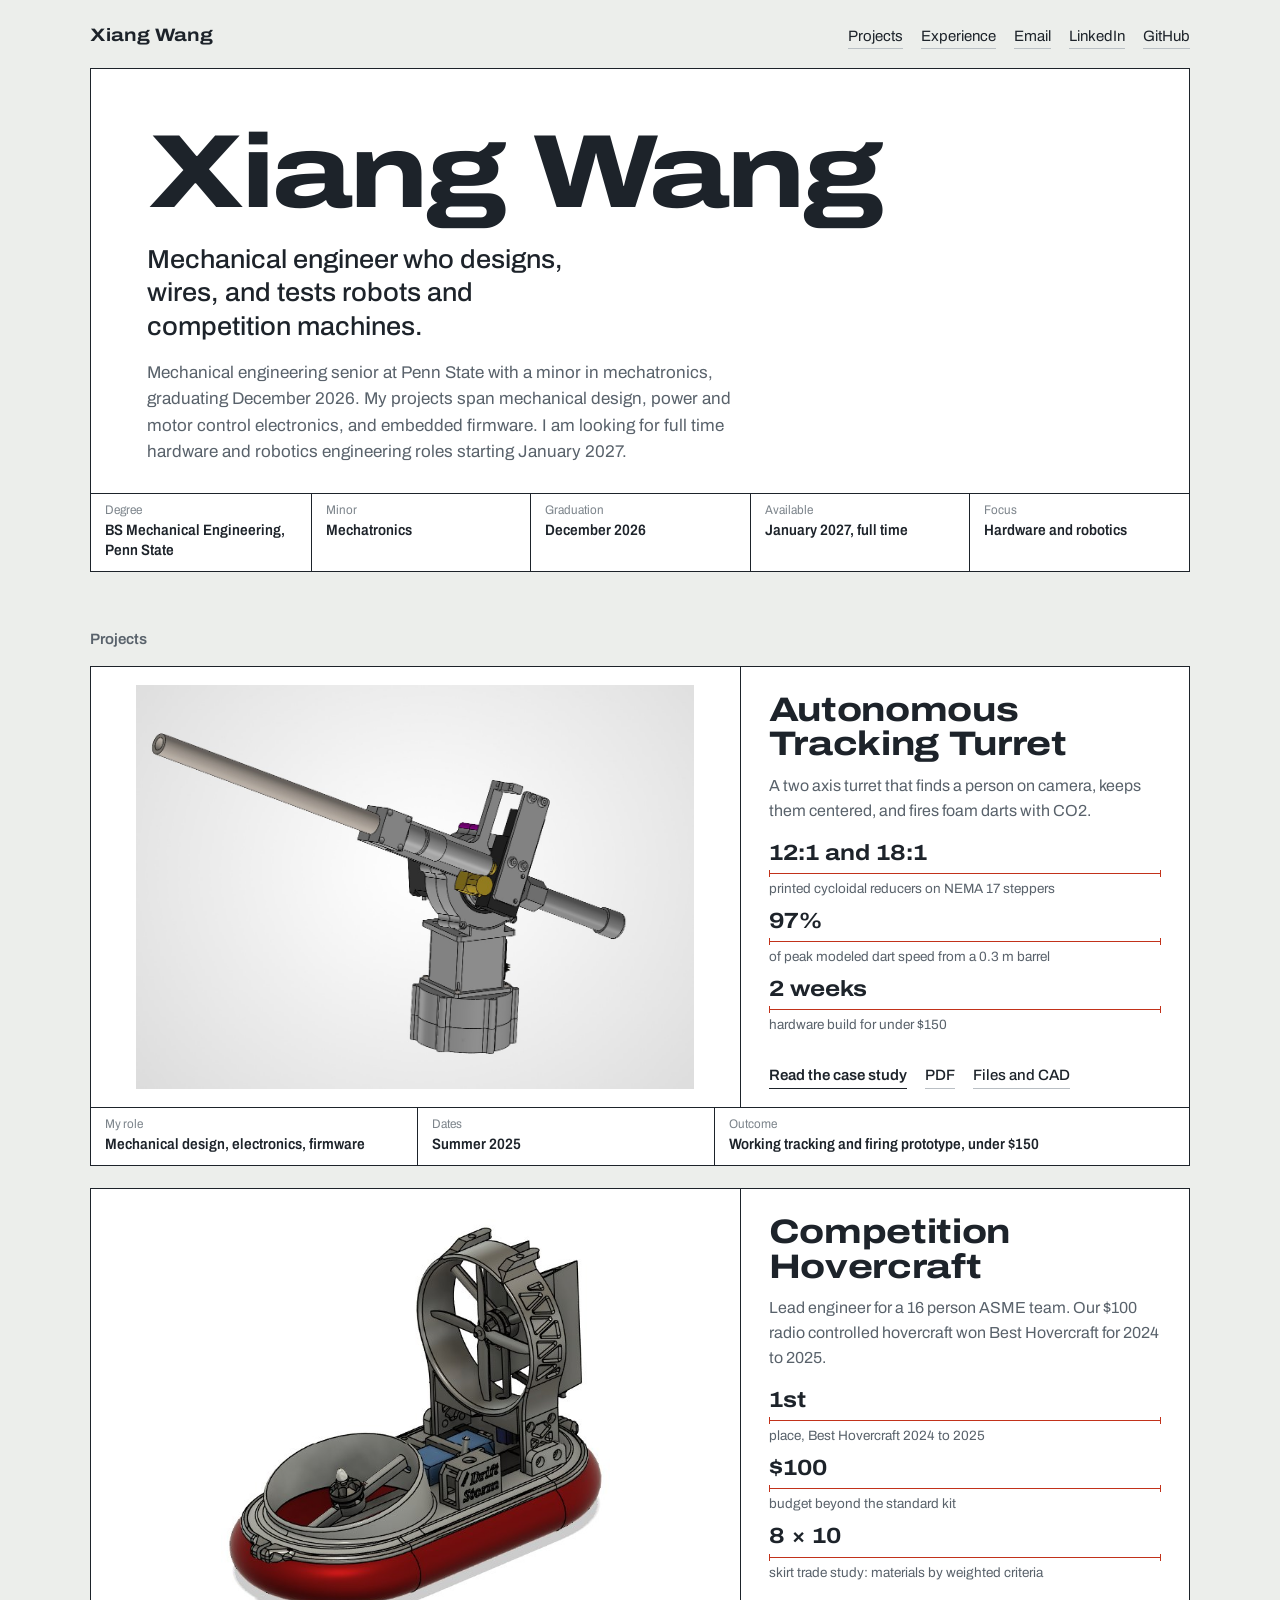
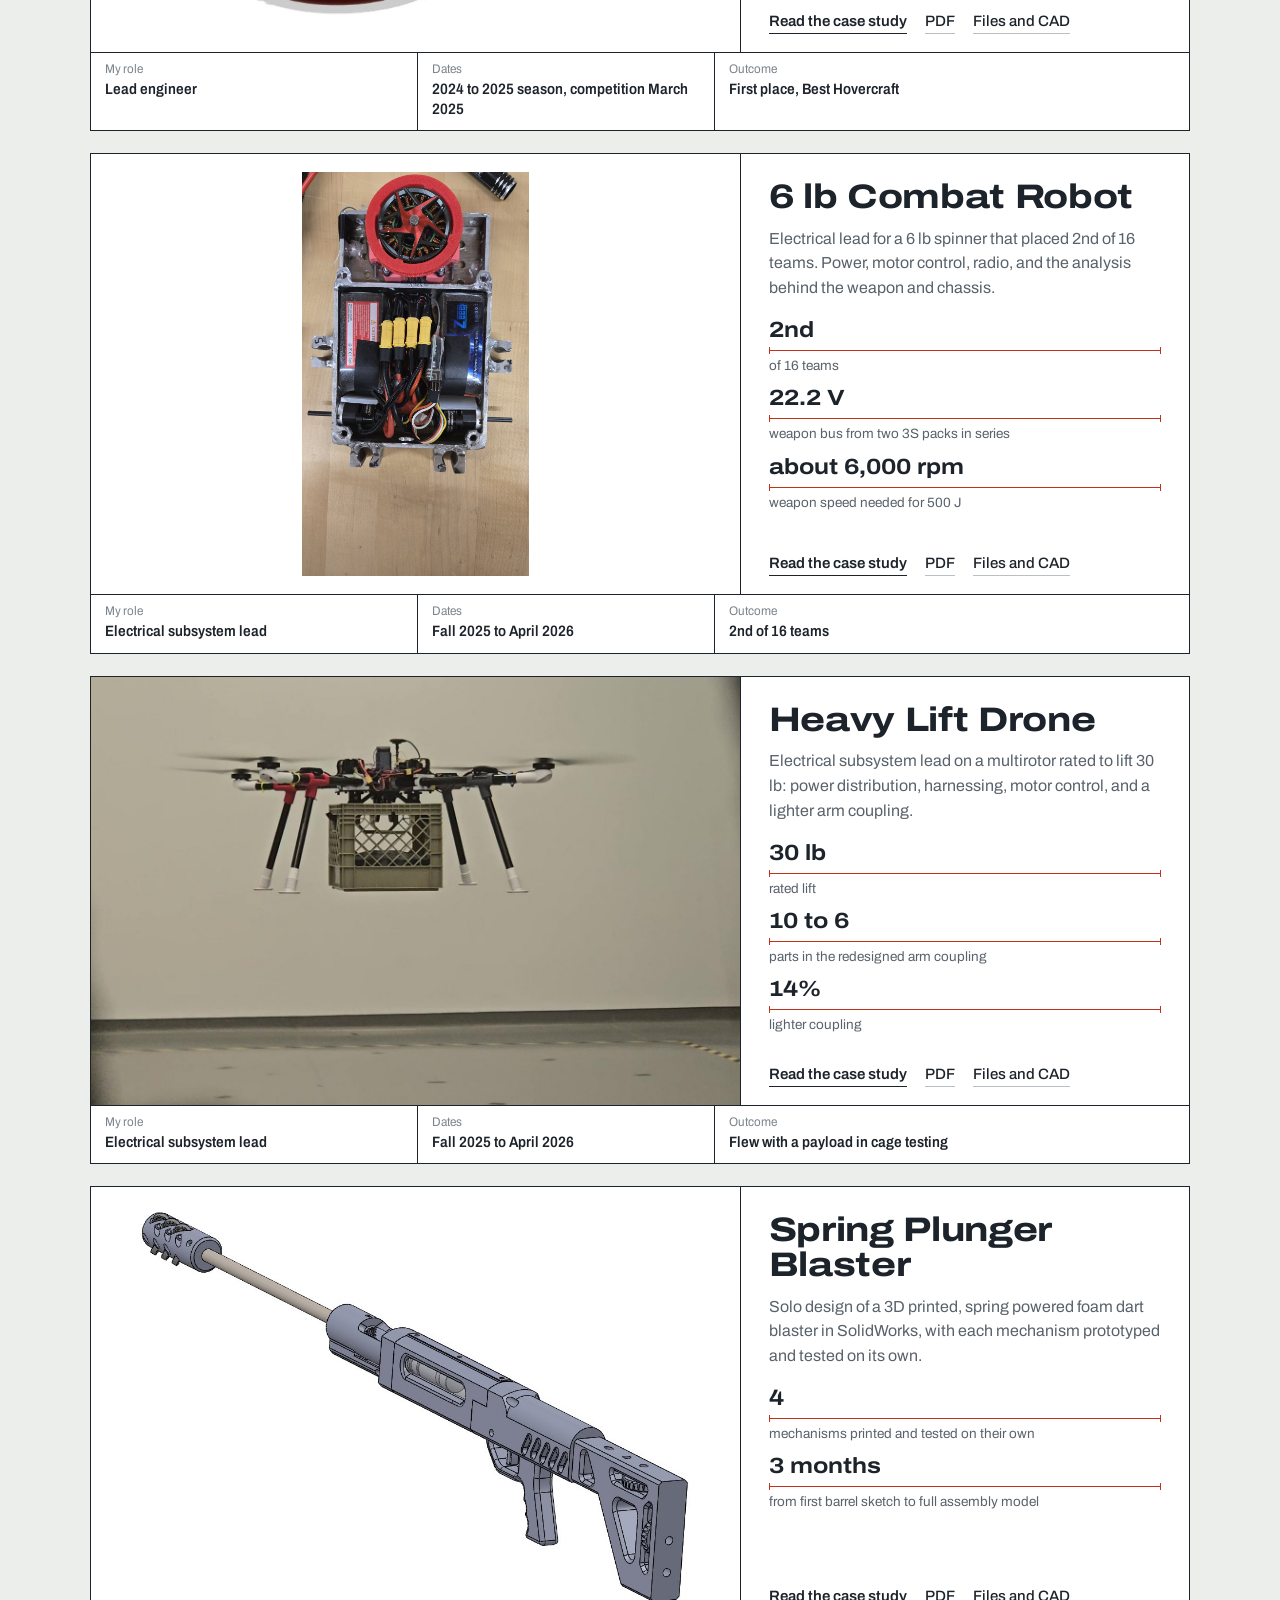
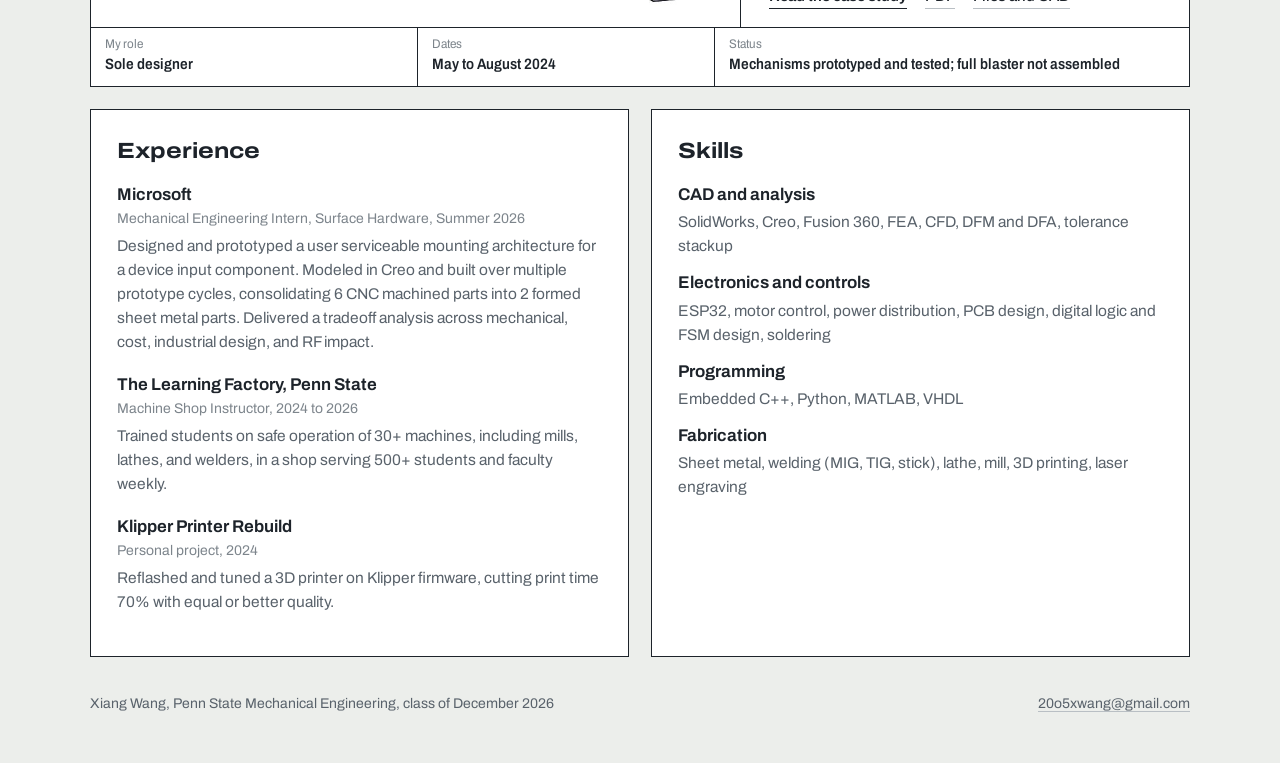
<file: index.html>
<!doctype html><html lang="en"><head><meta charset="utf-8">
<meta name="viewport" content="width=device-width,initial-scale=1">
<title>Xiang Wang, mechanical engineer</title><meta name="description" content="Mechanical engineer who designs, wires, and tests robots and competition machines.">
<link rel="preload" href="assets/fonts/archivo-latin-wdth-normal.woff2" as="font" type="font/woff2" crossorigin>
<link rel="stylesheet" href="assets/css/site.css">
<meta property="og:title" content="Xiang Wang, mechanical engineer"><meta property="og:description" content="Mechanical engineer who designs, wires, and tests robots and competition machines.">
<meta property="og:image" content="https://xiang-wang-us.github.io/assets/img/turret/cad_render.jpg">
</head><body>
<div class="wrap">
<header class="bar"><a class="home" href="index.html">Xiang Wang</a>
<nav aria-label="Primary"><a href="index.html#projects">Projects</a><a href="index.html#experience">Experience</a><a href="mailto:20o5xwang@gmail.com">Email</a><a href="https://linkedin.com/in/xiangwang102">LinkedIn</a><a href="https://github.com/xiang-wang-US">GitHub</a></nav></header>

<main>
<section class="sheet intro" aria-labelledby="name">
  <h1 id="name">Xiang Wang</h1>
  <p class="lede">Mechanical engineer who designs, wires, and tests robots and competition machines.</p>
  <p class="about">Mechanical engineering senior at Penn State with a minor in mechatronics, graduating December 2026. My projects span mechanical design, power and motor control electronics, and embedded firmware. I am looking for full time hardware and robotics engineering roles starting January 2027.</p>
  <div class="tb">
    <div><div class="k">Degree</div><div class="v">BS Mechanical Engineering, Penn State</div></div>
    <div><div class="k">Minor</div><div class="v">Mechatronics</div></div>
    <div><div class="k">Graduation</div><div class="v">December 2026</div></div>
    <div><div class="k">Available</div><div class="v">January 2027, full time</div></div>
    <div><div class="k">Focus</div><div class="v">Hardware and robotics</div></div>
  </div>
</section>

<h2 class="sec-h" id="projects">Projects</h2>

<article class="sheet proj" aria-labelledby="t-turret">
  <a class="pic contain" href="projects/turret.html" tabindex="-1" aria-hidden="true"><img src="assets/img/turret/cad_render.jpg" alt="" loading="eager" width="1300" height="941"></a>
  <div class="txt">
    <h3 id="t-turret"><a href="projects/turret.html">Autonomous Tracking Turret</a></h3>
    <p class="short">A two axis turret that finds a person on camera, keeps them centered, and fires foam darts with CO2.</p>
    <div class="dims"><div class="dim"><div class="val">12:1 and 18:1</div><div class="line"></div><div class="lab">printed cycloidal reducers on NEMA 17 steppers</div></div><div class="dim"><div class="val">97%</div><div class="line"></div><div class="lab">of peak modeled dart speed from a 0.3 m barrel</div></div><div class="dim"><div class="val">2 weeks</div><div class="line"></div><div class="lab">hardware build for under $150</div></div></div>
    <div class="links"><a href="projects/turret.html">Read the case study</a><a class="sub" href="assets/docs/Turret_Case_Study.pdf">PDF</a><a class="sub" href="https://github.com/xiang-wang-US/Cycloidal_Turret">Files and CAD</a></div>
  </div>
  <div class="tb"><div><div class="k">My role</div><div class="v">Mechanical design, electronics, firmware</div></div><div><div class="k">Dates</div><div class="v">Summer 2025</div></div><div><div class="k">Outcome</div><div class="v">Working tracking and firing prototype, under $150</div></div></div>
</article>

<article class="sheet proj" aria-labelledby="t-hovercraft">
  <a class="pic contain" href="projects/hovercraft.html" tabindex="-1" aria-hidden="true"><img src="assets/img/hovercraft/hero_render.jpg" alt="" loading="lazy" width="544" height="565"></a>
  <div class="txt">
    <h3 id="t-hovercraft"><a href="projects/hovercraft.html">Competition Hovercraft</a></h3>
    <p class="short">Lead engineer for a 16 person ASME team. Our $100 radio controlled hovercraft won Best Hovercraft for 2024 to 2025.</p>
    <div class="dims"><div class="dim"><div class="val">1st</div><div class="line"></div><div class="lab">place, Best Hovercraft 2024 to 2025</div></div><div class="dim"><div class="val">$100</div><div class="line"></div><div class="lab">budget beyond the standard kit</div></div><div class="dim"><div class="val">8 × 10</div><div class="line"></div><div class="lab">skirt trade study: materials by weighted criteria</div></div></div>
    <div class="links"><a href="projects/hovercraft.html">Read the case study</a><a class="sub" href="assets/docs/Hovercraft_Case_Study.pdf">PDF</a><a class="sub" href="https://github.com/xiang-wang-US/Competitive_Hovercraft">Files and CAD</a></div>
  </div>
  <div class="tb"><div><div class="k">My role</div><div class="v">Lead engineer</div></div><div><div class="k">Dates</div><div class="v">2024 to 2025 season, competition March 2025</div></div><div><div class="k">Outcome</div><div class="v">First place, Best Hovercraft</div></div></div>
</article>

<article class="sheet proj" aria-labelledby="t-combat-robot">
  <a class="pic contain" href="projects/combat-robot.html" tabindex="-1" aria-hidden="true"><img src="assets/img/combat-robot/hero_internals.jpg" alt="" loading="lazy" width="901" height="1600"></a>
  <div class="txt">
    <h3 id="t-combat-robot"><a href="projects/combat-robot.html">6 lb Combat Robot</a></h3>
    <p class="short">Electrical lead for a 6 lb spinner that placed 2nd of 16 teams. Power, motor control, radio, and the analysis behind the weapon and chassis.</p>
    <div class="dims"><div class="dim"><div class="val">2nd</div><div class="line"></div><div class="lab">of 16 teams</div></div><div class="dim"><div class="val">22.2 V</div><div class="line"></div><div class="lab">weapon bus from two 3S packs in series</div></div><div class="dim"><div class="val">about 6,000 rpm</div><div class="line"></div><div class="lab">weapon speed needed for 500 J</div></div></div>
    <div class="links"><a href="projects/combat-robot.html">Read the case study</a><a class="sub" href="assets/docs/Combat_Robot_Case_Study.pdf">PDF</a><a class="sub" href="https://github.com/xiang-wang-US/Combat_Robot">Files and CAD</a></div>
  </div>
  <div class="tb"><div><div class="k">My role</div><div class="v">Electrical subsystem lead</div></div><div><div class="k">Dates</div><div class="v">Fall 2025 to April 2026</div></div><div><div class="k">Outcome</div><div class="v">2nd of 16 teams</div></div></div>
</article>

<article class="sheet proj" aria-labelledby="t-heavy-lift-drone">
  <a class="pic" href="projects/heavy-lift-drone.html" tabindex="-1" aria-hidden="true"><img src="assets/img/heavy-lift-drone/flight_crate.jpg" alt="" loading="lazy" width="1600" height="900"></a>
  <div class="txt">
    <h3 id="t-heavy-lift-drone"><a href="projects/heavy-lift-drone.html">Heavy Lift Drone</a></h3>
    <p class="short">Electrical subsystem lead on a multirotor rated to lift 30 lb: power distribution, harnessing, motor control, and a lighter arm coupling.</p>
    <div class="dims"><div class="dim"><div class="val">30 lb</div><div class="line"></div><div class="lab">rated lift</div></div><div class="dim"><div class="val">10 to 6</div><div class="line"></div><div class="lab">parts in the redesigned arm coupling</div></div><div class="dim"><div class="val">14%</div><div class="line"></div><div class="lab">lighter coupling</div></div></div>
    <div class="links"><a href="projects/heavy-lift-drone.html">Read the case study</a><a class="sub" href="assets/docs/Heavy_Lift_Drone_Case_Study.pdf">PDF</a><a class="sub" href="https://github.com/xiang-wang-US/Heavy_Lift_Drone">Files and CAD</a></div>
  </div>
  <div class="tb"><div><div class="k">My role</div><div class="v">Electrical subsystem lead</div></div><div><div class="k">Dates</div><div class="v">Fall 2025 to April 2026</div></div><div><div class="k">Outcome</div><div class="v">Flew with a payload in cage testing</div></div></div>
</article>

<article class="sheet proj" aria-labelledby="t-nerf-blaster">
  <a class="pic contain" href="projects/nerf-blaster.html" tabindex="-1" aria-hidden="true"><img src="assets/img/nerf-blaster/full_iso.jpg" alt="" loading="lazy" width="976" height="704"></a>
  <div class="txt">
    <h3 id="t-nerf-blaster"><a href="projects/nerf-blaster.html">Spring Plunger Blaster</a></h3>
    <p class="short">Solo design of a 3D printed, spring powered foam dart blaster in SolidWorks, with each mechanism prototyped and tested on its own.</p>
    <div class="dims"><div class="dim"><div class="val">4</div><div class="line"></div><div class="lab">mechanisms printed and tested on their own</div></div><div class="dim"><div class="val">3 months</div><div class="line"></div><div class="lab">from first barrel sketch to full assembly model</div></div></div>
    <div class="links"><a href="projects/nerf-blaster.html">Read the case study</a><a class="sub" href="assets/docs/Nerf_Blaster_Case_Study.pdf">PDF</a><a class="sub" href="https://github.com/xiang-wang-US/Nerf_Blaster">Files and CAD</a></div>
  </div>
  <div class="tb"><div><div class="k">My role</div><div class="v">Sole designer</div></div><div><div class="k">Dates</div><div class="v">May to August 2024</div></div><div><div class="k">Status</div><div class="v">Mechanisms prototyped and tested; full blaster not assembled</div></div></div>
</article>


<div class="two" id="experience">
  <section class="sheet box" aria-labelledby="exp-h"><h2 id="exp-h">Experience</h2>
  <div class="job"><div class="t">Microsoft</div><div class="w">Mechanical Engineering Intern, Surface Hardware, Summer 2026</div><p>Designed and prototyped a user serviceable mounting architecture for a device input component. Modeled in Creo and built over multiple prototype cycles, consolidating 6 CNC machined parts into 2 formed sheet metal parts. Delivered a tradeoff analysis across mechanical, cost, industrial design, and RF impact.</p></div><div class="job"><div class="t">The Learning Factory, Penn State</div><div class="w">Machine Shop Instructor, 2024 to 2026</div><p>Trained students on safe operation of 30+ machines, including mills, lathes, and welders, in a shop serving 500+ students and faculty weekly.</p></div>
  <div class="job"><div class="t">Klipper Printer Rebuild</div><div class="w">Personal project, 2024</div><p>Reflashed and tuned a 3D printer on Klipper firmware, cutting print time 70% with equal or better quality.</p></div>
  </section>
  <section class="sheet box" aria-labelledby="sk-h"><h2 id="sk-h">Skills</h2>
  <dl class="sk"><dt>CAD and analysis</dt><dd>SolidWorks, Creo, Fusion 360, FEA, CFD, DFM and DFA, tolerance stackup</dd><dt>Electronics and controls</dt><dd>ESP32, motor control, power distribution, PCB design, digital logic and FSM design, soldering</dd><dt>Programming</dt><dd>Embedded C++, Python, MATLAB, VHDL</dd><dt>Fabrication</dt><dd>Sheet metal, welding (MIG, TIG, stick), lathe, mill, 3D printing, laser engraving</dd></dl>
  </section>
</div>
</main>
<footer><span>Xiang Wang, Penn State Mechanical Engineering, class of December 2026</span><span><a href="mailto:20o5xwang@gmail.com">20o5xwang@gmail.com</a></span></footer>
</div></body></html>
</file>
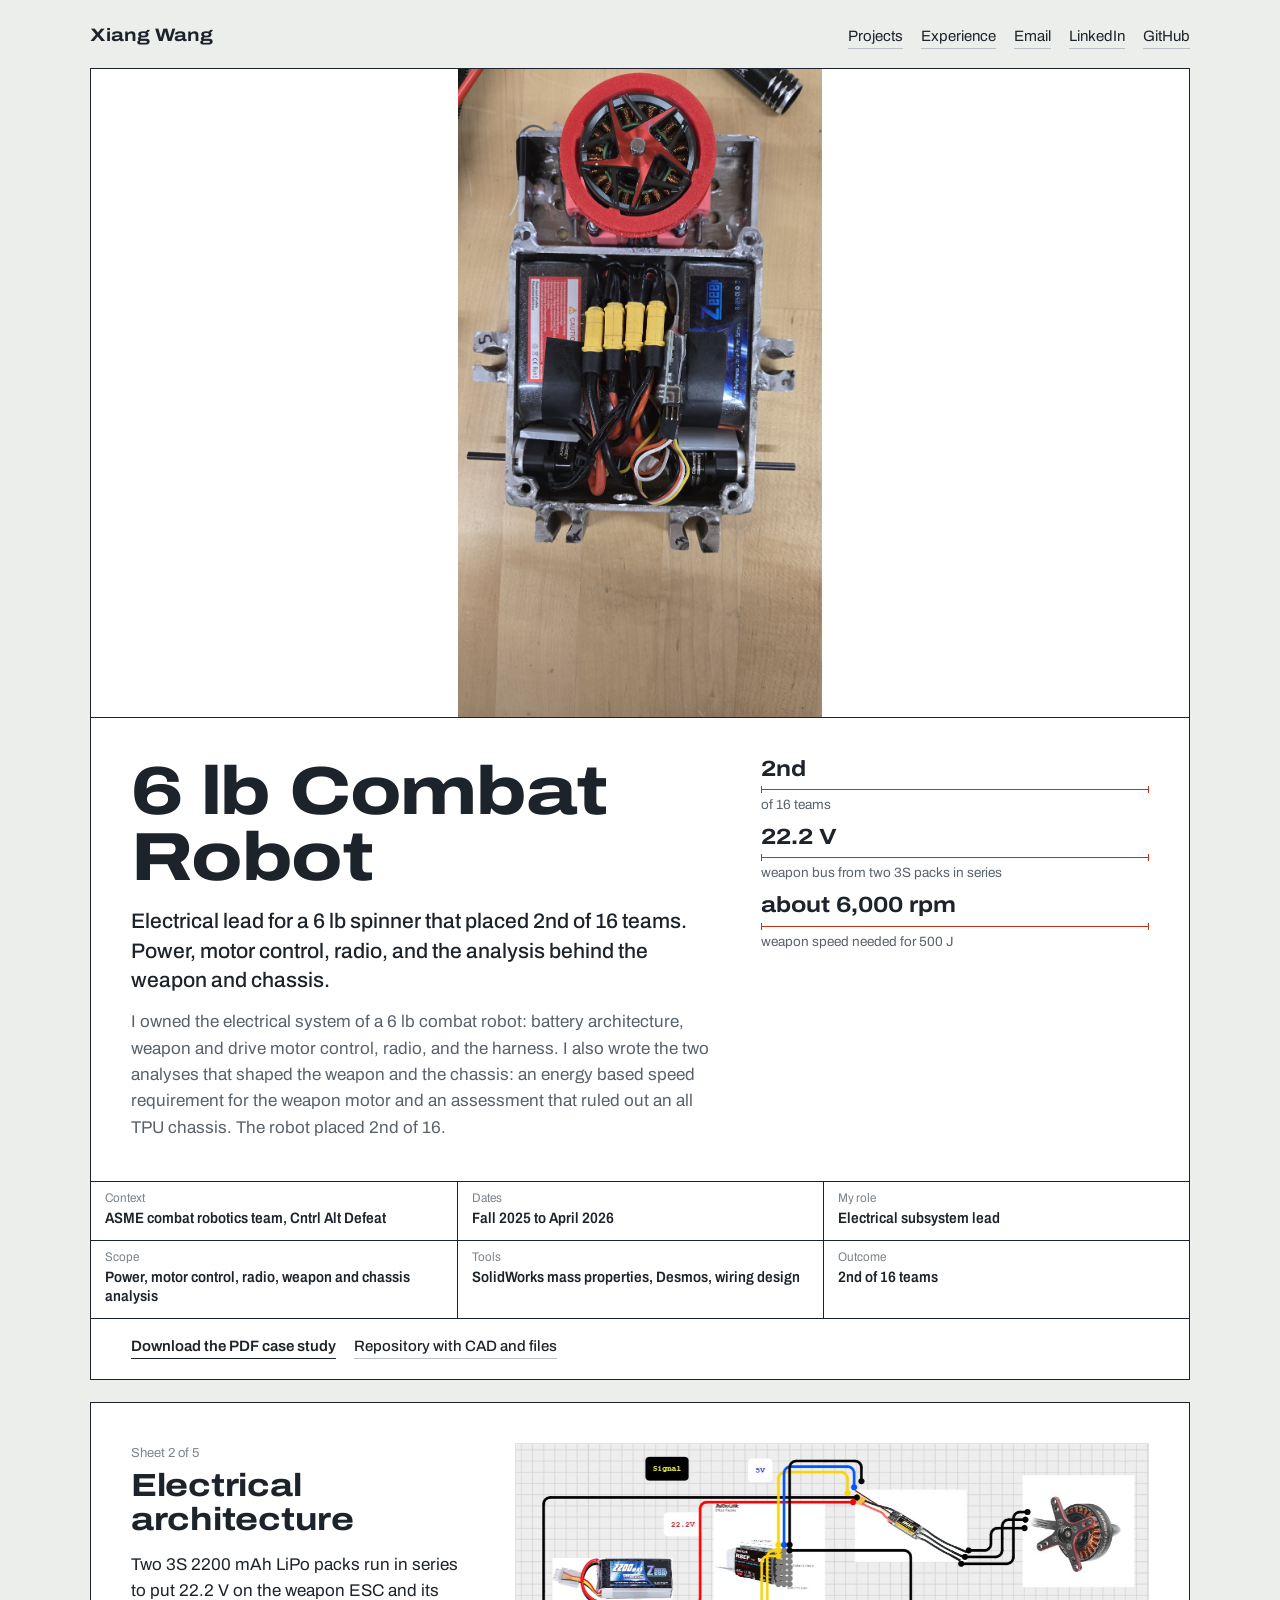
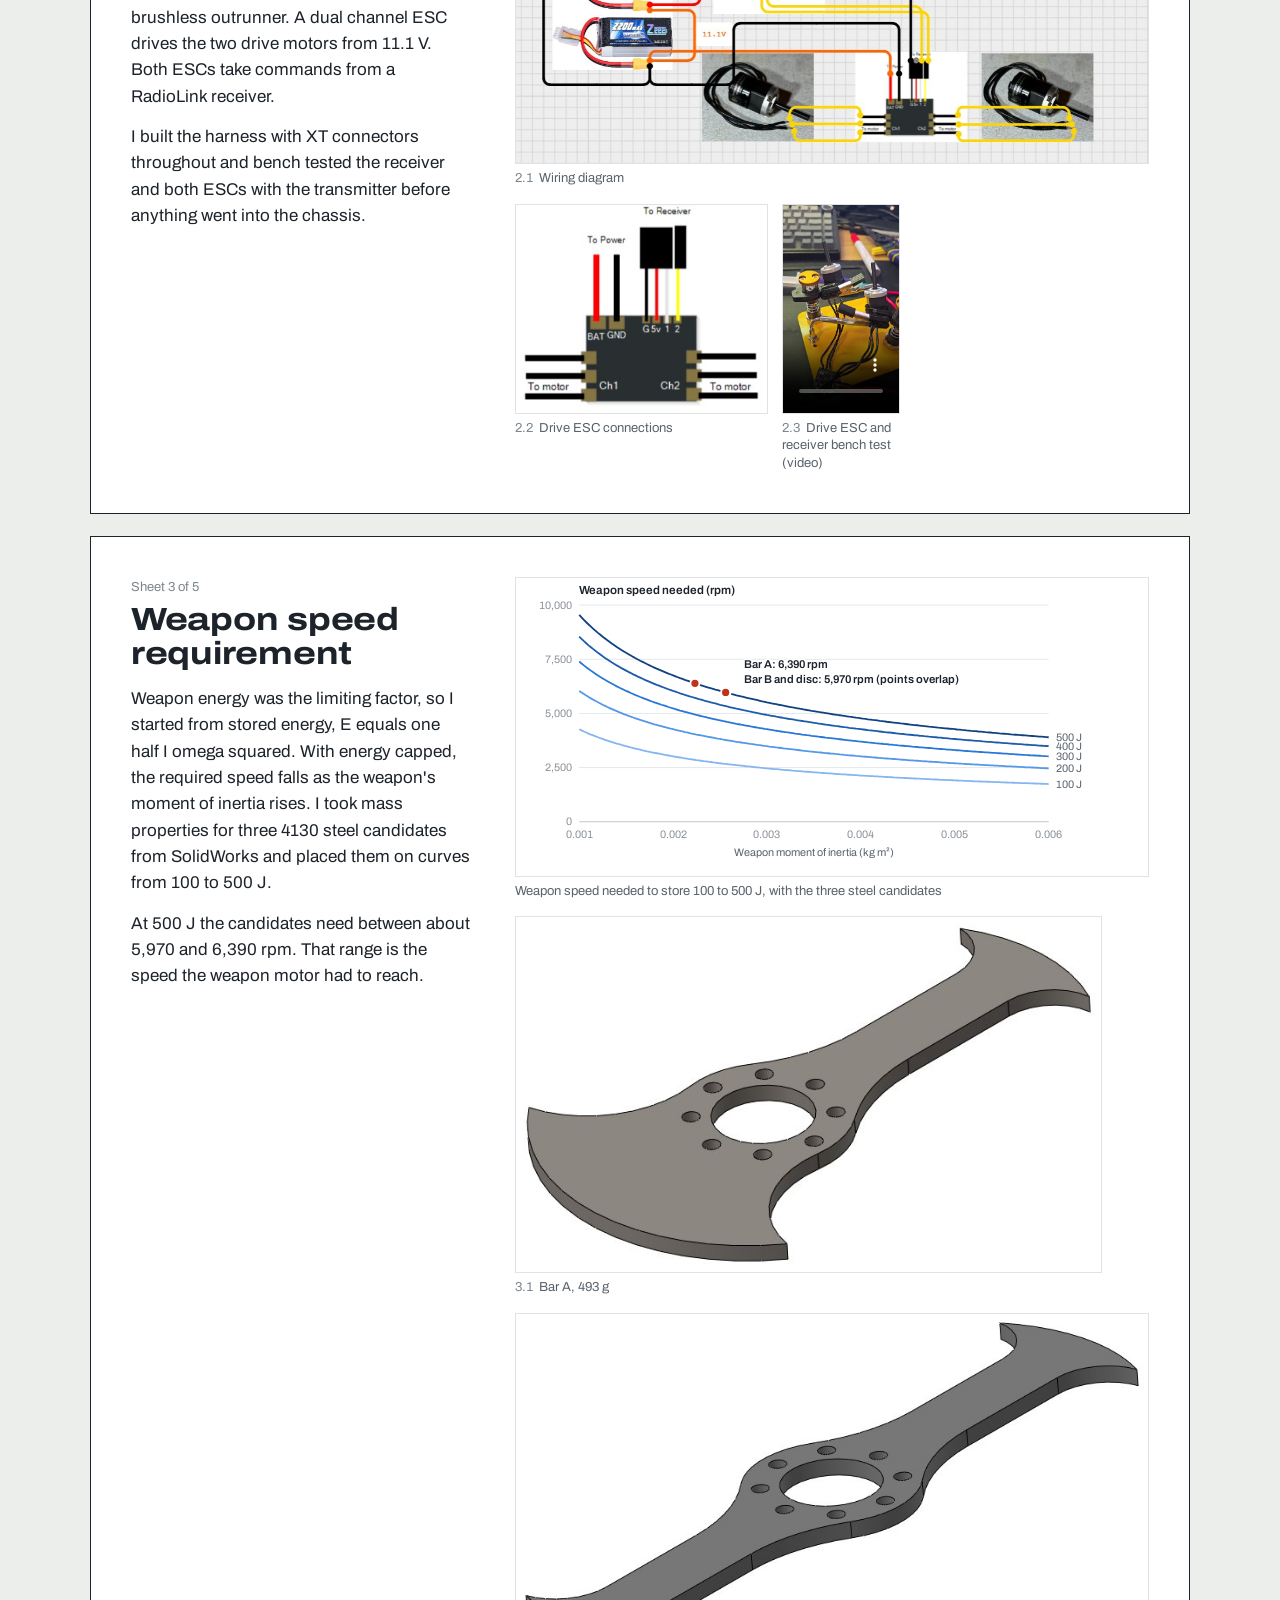
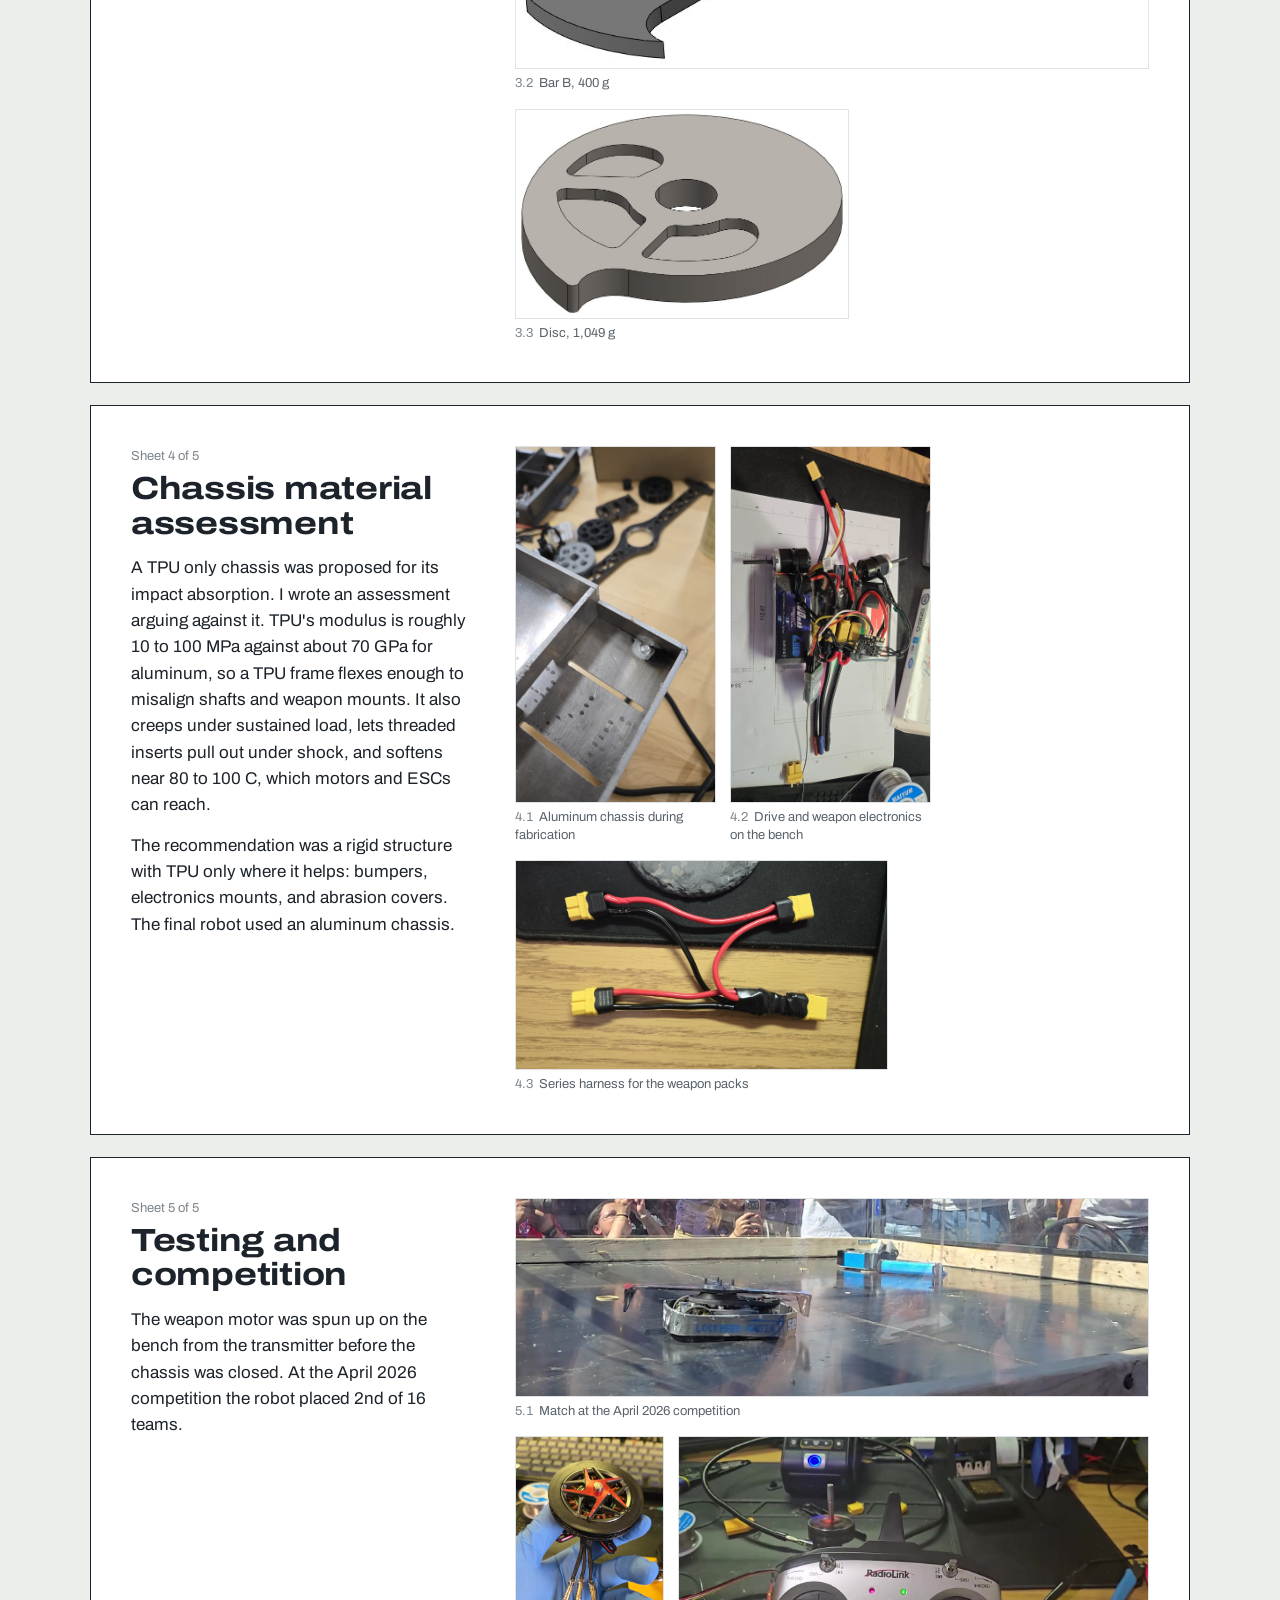
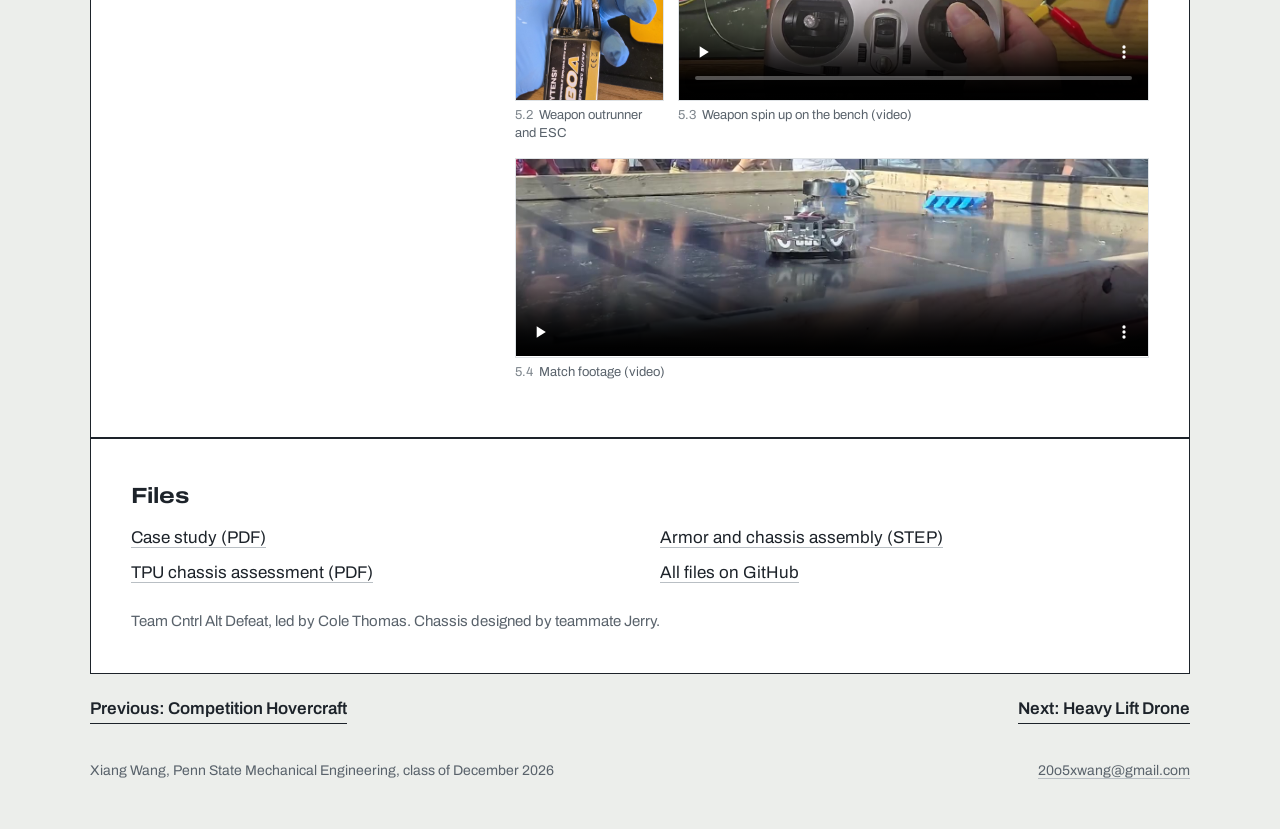
<file: projects/combat-robot.html>
<!doctype html><html lang="en"><head><meta charset="utf-8">
<meta name="viewport" content="width=device-width,initial-scale=1">
<title>6 lb Combat Robot, Xiang Wang</title><meta name="description" content="Electrical lead for a 6 lb spinner that placed 2nd of 16 teams. Power, motor control, radio, and the analysis behind the weapon and chassis.">
<link rel="preload" href="../assets/fonts/archivo-latin-wdth-normal.woff2" as="font" type="font/woff2" crossorigin>
<link rel="stylesheet" href="../assets/css/site.css">
<meta property="og:title" content="6 lb Combat Robot, Xiang Wang"><meta property="og:description" content="Electrical lead for a 6 lb spinner that placed 2nd of 16 teams. Power, motor control, radio, and the analysis behind the weapon and chassis.">
<meta property="og:image" content="https://xiang-wang-us.github.io/assets/img/combat-robot/hero_internals.jpg">
</head><body>
<div class="wrap">
<header class="bar"><a class="home" href="../index.html">Xiang Wang</a>
<nav aria-label="Primary"><a href="../index.html#projects">Projects</a><a href="../index.html#experience">Experience</a><a href="mailto:20o5xwang@gmail.com">Email</a><a href="https://linkedin.com/in/xiangwang102">LinkedIn</a><a href="https://github.com/xiang-wang-US">GitHub</a></nav></header>

<main>
<article>
<header class="sheet hero">
  <div class="pic"><img src="../assets/img/combat-robot/hero_internals.jpg" alt="Top view of the robot's aluminum chassis with weapon motor, two LiPo packs, and the wiring harness" width="901" height="1600"></div>
  <div class="head">
    <div><h1>6 lb Combat Robot</h1><p class="short">Electrical lead for a 6 lb spinner that placed 2nd of 16 teams. Power, motor control, radio, and the analysis behind the weapon and chassis.</p><p class="summary">I owned the electrical system of a 6 lb combat robot: battery architecture, weapon and drive motor control, radio, and the harness. I also wrote the two analyses that shaped the weapon and the chassis: an energy based speed requirement for the weapon motor and an assessment that ruled out an all TPU chassis. The robot placed 2nd of 16.</p></div>
    <div class="dims"><div class="dim"><div class="val">2nd</div><div class="line"></div><div class="lab">of 16 teams</div></div><div class="dim"><div class="val">22.2 V</div><div class="line"></div><div class="lab">weapon bus from two 3S packs in series</div></div><div class="dim"><div class="val">about 6,000 rpm</div><div class="line"></div><div class="lab">weapon speed needed for 500 J</div></div></div>
  </div>
  <div class="tb"><div><div class="k">Context</div><div class="v">ASME combat robotics team, Cntrl Alt Defeat</div></div><div><div class="k">Dates</div><div class="v">Fall 2025 to April 2026</div></div><div><div class="k">My role</div><div class="v">Electrical subsystem lead</div></div><div><div class="k">Scope</div><div class="v">Power, motor control, radio, weapon and chassis analysis</div></div><div><div class="k">Tools</div><div class="v">SolidWorks mass properties, Desmos, wiring design</div></div><div><div class="k">Outcome</div><div class="v">2nd of 16 teams</div></div></div>
  <div class="links"><a href="../assets/docs/Combat_Robot_Case_Study.pdf">Download the PDF case study</a><a class="sub" href="https://github.com/xiang-wang-US/Combat_Robot">Repository with CAD and files</a></div>
</header>

<section class="sheet chap" aria-labelledby="s1">
  <div class="in">
    <div><p class="num">Sheet 2 of 5</p><h2 id="s1">Electrical architecture</h2><p>Two 3S 2200 mAh LiPo packs run in series to put 22.2 V on the weapon ESC and its brushless outrunner. A dual channel ESC drives the two drive motors from 11.1 V. Both ESCs take commands from a RadioLink receiver.</p><p>I built the harness with XT connectors throughout and bench tested the receiver and both ESCs with the transmitter before anything went into the chassis.</p></div>
    <div class="figs">
      
      <figure style="--a:1.971">
        <a href="../assets/img/combat-robot/wiring_v2.jpg"><img src="../assets/img/combat-robot/wiring_v2.jpg" alt="Wiring diagram" loading="lazy" width="1096" height="556"></a>
        <figcaption><span class="n">2.1</span>Wiring diagram</figcaption></figure><figure style="--a:1.206">
        <a href="../assets/img/combat-robot/esc_pinout.jpg"><img src="../assets/img/combat-robot/esc_pinout.jpg" alt="Drive ESC connections" loading="lazy" width="369" height="306"></a>
        <figcaption><span class="n">2.2</span>Drive ESC connections</figcaption></figure><figure style="--a:0.562">
        <video controls muted playsinline preload="none" poster="../assets/video/combat-robot/bot_esc_test.jpg" width="720" height="1280" aria-label="Drive ESC and receiver bench test"><source src="../assets/video/combat-robot/bot_esc_test.mp4" type="video/mp4"></video>
        
        <figcaption><span class="n">2.3</span>Drive ESC and receiver bench test (video)</figcaption></figure>
    </div>
  </div>
</section>

<section class="sheet chap" aria-labelledby="s2">
  <div class="in">
    <div><p class="num">Sheet 3 of 5</p><h2 id="s2">Weapon speed requirement</h2><p>Weapon energy was the limiting factor, so I started from stored energy, E equals one half I omega squared. With energy capped, the required speed falls as the weapon's moment of inertia rises. I took mass properties for three 4130 steel candidates from SolidWorks and placed them on curves from 100 to 500 J.</p><p>At 500 J the candidates need between about 5,970 and 6,390 rpm. That range is the speed the weapon motor had to reach.</p></div>
    <div class="figs">
      <figure class="chart"><svg xmlns="http://www.w3.org/2000/svg" viewBox="0 0 700 330" role="img" aria-labelledby="t d" font-family="Archivo, 'Helvetica Neue', Arial, sans-serif" class="chart"><title id="t">Weapon speed versus inertia</title><desc id="d">Speed required to store 100 to 500 J in a spinning weapon, E = 1/2 I omega squared. The three steel weapon candidates need about 5,960 to 6,390 rpm at 500 J.</desc><rect width="700" height="330" fill="#ffffff"/><line x1="70" y1="270.0" x2="590" y2="270.0" stroke="#b9bfc4" stroke-width="1"/><text x="62" y="274.0" font-size="12" fill="#8a9198" text-anchor="end" style="font-variant-numeric:tabular-nums">0</text><line x1="70" y1="210.0" x2="590" y2="210.0" stroke="#e3e6e8" stroke-width="1"/><text x="62" y="214.0" font-size="12" fill="#8a9198" text-anchor="end" style="font-variant-numeric:tabular-nums">2,500</text><line x1="70" y1="150.0" x2="590" y2="150.0" stroke="#e3e6e8" stroke-width="1"/><text x="62" y="154.0" font-size="12" fill="#8a9198" text-anchor="end" style="font-variant-numeric:tabular-nums">5,000</text><line x1="70" y1="90.0" x2="590" y2="90.0" stroke="#e3e6e8" stroke-width="1"/><text x="62" y="94.0" font-size="12" fill="#8a9198" text-anchor="end" style="font-variant-numeric:tabular-nums">7,500</text><line x1="70" y1="30.0" x2="590" y2="30.0" stroke="#e3e6e8" stroke-width="1"/><text x="62" y="34.0" font-size="12" fill="#8a9198" text-anchor="end" style="font-variant-numeric:tabular-nums">10,000</text><text x="70.0" y="288" font-size="12" fill="#8a9198" text-anchor="middle" style="font-variant-numeric:tabular-nums">0.001</text><text x="174.0" y="288" font-size="12" fill="#8a9198" text-anchor="middle" style="font-variant-numeric:tabular-nums">0.002</text><text x="278.0" y="288" font-size="12" fill="#8a9198" text-anchor="middle" style="font-variant-numeric:tabular-nums">0.003</text><text x="382.0" y="288" font-size="12" fill="#8a9198" text-anchor="middle" style="font-variant-numeric:tabular-nums">0.004</text><text x="486.0" y="288" font-size="12" fill="#8a9198" text-anchor="middle" style="font-variant-numeric:tabular-nums">0.005</text><text x="590.0" y="288" font-size="12" fill="#8a9198" text-anchor="middle" style="font-variant-numeric:tabular-nums">0.006</text><g><title>100 J stored energy</title><polyline points="70.0,167.5 72.6,168.8 75.2,170.0 77.8,171.1 80.4,172.3 83.0,173.4 85.6,174.4 88.2,175.4 90.8,176.4 93.4,177.4 96.0,178.3 98.6,179.2 101.2,180.1 103.8,181.0 106.4,181.8 109.0,182.6 111.6,183.4 114.2,184.1 116.8,184.9 119.4,185.6 122.0,186.3 124.6,187.0 127.2,187.7 129.8,188.3 132.4,189.0 135.0,189.6 137.6,190.2 140.2,190.8 142.8,191.4 145.4,192.0 148.0,192.5 150.6,193.1 153.2,193.6 155.8,194.1 158.4,194.6 161.0,195.1 163.6,195.6 166.2,196.1 168.8,196.6 171.4,197.1 174.0,197.5 176.6,198.0 179.2,198.4 181.8,198.8 184.4,199.3 187.0,199.7 189.6,200.1 192.2,200.5 194.8,200.9 197.4,201.3 200.0,201.7 202.6,202.0 205.2,202.4 207.8,202.8 210.4,203.1 213.0,203.5 215.6,203.8 218.2,204.2 220.8,204.5 223.4,204.9 226.0,205.2 228.6,205.5 231.2,205.8 233.8,206.1 236.4,206.4 239.0,206.7 241.6,207.0 244.2,207.3 246.8,207.6 249.4,207.9 252.0,208.2 254.6,208.5 257.2,208.7 259.8,209.0 262.4,209.3 265.0,209.6 267.6,209.8 270.2,210.1 272.8,210.3 275.4,210.6 278.0,210.8 280.6,211.1 283.2,211.3 285.8,211.6 288.4,211.8 291.0,212.0 293.6,212.3 296.2,212.5 298.8,212.7 301.4,212.9 304.0,213.1 306.6,213.4 309.2,213.6 311.8,213.8 314.4,214.0 317.0,214.2 319.6,214.4 322.2,214.6 324.8,214.8 327.4,215.0 330.0,215.2 332.6,215.4 335.2,215.6 337.8,215.8 340.4,216.0 343.0,216.2 345.6,216.4 348.2,216.5 350.8,216.7 353.4,216.9 356.0,217.1 358.6,217.2 361.2,217.4 363.8,217.6 366.4,217.8 369.0,217.9 371.6,218.1 374.2,218.3 376.8,218.4 379.4,218.6 382.0,218.8 384.6,218.9 387.2,219.1 389.8,219.2 392.4,219.4 395.0,219.5 397.6,219.7 400.2,219.8 402.8,220.0 405.4,220.1 408.0,220.3 410.6,220.4 413.2,220.6 415.8,220.7 418.4,220.9 421.0,221.0 423.6,221.1 426.2,221.3 428.8,221.4 431.4,221.5 434.0,221.7 436.6,221.8 439.2,222.0 441.8,222.1 444.4,222.2 447.0,222.3 449.6,222.5 452.2,222.6 454.8,222.7 457.4,222.8 460.0,223.0 462.6,223.1 465.2,223.2 467.8,223.3 470.4,223.5 473.0,223.6 475.6,223.7 478.2,223.8 480.8,223.9 483.4,224.0 486.0,224.2 488.6,224.3 491.2,224.4 493.8,224.5 496.4,224.6 499.0,224.7 501.6,224.8 504.2,224.9 506.8,225.1 509.4,225.2 512.0,225.3 514.6,225.4 517.2,225.5 519.8,225.6 522.4,225.7 525.0,225.8 527.6,225.9 530.2,226.0 532.8,226.1 535.4,226.2 538.0,226.3 540.6,226.4 543.2,226.5 545.8,226.6 548.4,226.7 551.0,226.8 553.6,226.9 556.2,227.0 558.8,227.1 561.4,227.2 564.0,227.3 566.6,227.3 569.2,227.4 571.8,227.5 574.4,227.6 577.0,227.7 579.6,227.8 582.2,227.9 584.8,228.0 587.4,228.1 590.0,228.2" fill="none" stroke="#86b6ef" stroke-width="2"/></g><text x="598" y="232.2" font-size="12" fill="#59626b">100 J</text><g><title>200 J stored energy</title><polyline points="70.0,125.1 72.6,126.8 75.2,128.5 77.8,130.2 80.4,131.8 83.0,133.3 85.6,134.8 88.2,136.3 90.8,137.7 93.4,139.0 96.0,140.4 98.6,141.6 101.2,142.9 103.8,144.1 106.4,145.2 109.0,146.4 111.6,147.5 114.2,148.6 116.8,149.6 119.4,150.7 122.0,151.7 124.6,152.6 127.2,153.6 129.8,154.5 132.4,155.4 135.0,156.3 137.6,157.2 140.2,158.0 142.8,158.8 145.4,159.6 148.0,160.4 150.6,161.2 153.2,162.0 155.8,162.7 158.4,163.4 161.0,164.1 163.6,164.8 166.2,165.5 168.8,166.2 171.4,166.9 174.0,167.5 176.6,168.1 179.2,168.8 181.8,169.4 184.4,170.0 187.0,170.6 189.6,171.1 192.2,171.7 194.8,172.3 197.4,172.8 200.0,173.4 202.6,173.9 205.2,174.4 207.8,174.9 210.4,175.4 213.0,175.9 215.6,176.4 218.2,176.9 220.8,177.4 223.4,177.9 226.0,178.3 228.6,178.8 231.2,179.2 233.8,179.7 236.4,180.1 239.0,180.5 241.6,181.0 244.2,181.4 246.8,181.8 249.4,182.2 252.0,182.6 254.6,183.0 257.2,183.4 259.8,183.8 262.4,184.1 265.0,184.5 267.6,184.9 270.2,185.2 272.8,185.6 275.4,186.0 278.0,186.3 280.6,186.7 283.2,187.0 285.8,187.3 288.4,187.7 291.0,188.0 293.6,188.3 296.2,188.7 298.8,189.0 301.4,189.3 304.0,189.6 306.6,189.9 309.2,190.2 311.8,190.5 314.4,190.8 317.0,191.1 319.6,191.4 322.2,191.7 324.8,192.0 327.4,192.2 330.0,192.5 332.6,192.8 335.2,193.1 337.8,193.3 340.4,193.6 343.0,193.9 345.6,194.1 348.2,194.4 350.8,194.6 353.4,194.9 356.0,195.1 358.6,195.4 361.2,195.6 363.8,195.9 366.4,196.1 369.0,196.4 371.6,196.6 374.2,196.8 376.8,197.1 379.4,197.3 382.0,197.5 384.6,197.8 387.2,198.0 389.8,198.2 392.4,198.4 395.0,198.6 397.6,198.8 400.2,199.1 402.8,199.3 405.4,199.5 408.0,199.7 410.6,199.9 413.2,200.1 415.8,200.3 418.4,200.5 421.0,200.7 423.6,200.9 426.2,201.1 428.8,201.3 431.4,201.5 434.0,201.7 436.6,201.9 439.2,202.0 441.8,202.2 444.4,202.4 447.0,202.6 449.6,202.8 452.2,203.0 454.8,203.1 457.4,203.3 460.0,203.5 462.6,203.7 465.2,203.8 467.8,204.0 470.4,204.2 473.0,204.4 475.6,204.5 478.2,204.7 480.8,204.9 483.4,205.0 486.0,205.2 488.6,205.3 491.2,205.5 493.8,205.7 496.4,205.8 499.0,206.0 501.6,206.1 504.2,206.3 506.8,206.4 509.4,206.6 512.0,206.7 514.6,206.9 517.2,207.0 519.8,207.2 522.4,207.3 525.0,207.5 527.6,207.6 530.2,207.8 532.8,207.9 535.4,208.1 538.0,208.2 540.6,208.3 543.2,208.5 545.8,208.6 548.4,208.7 551.0,208.9 553.6,209.0 556.2,209.2 558.8,209.3 561.4,209.4 564.0,209.6 566.6,209.7 569.2,209.8 571.8,209.9 574.4,210.1 577.0,210.2 579.6,210.3 582.2,210.5 584.8,210.6 587.4,210.7 590.0,210.8" fill="none" stroke="#5598e7" stroke-width="2"/></g><text x="598" y="214.8" font-size="12" fill="#59626b">200 J</text><g><title>300 J stored energy</title><polyline points="70.0,92.5 72.6,94.7 75.2,96.8 77.8,98.8 80.4,100.7 83.0,102.6 85.6,104.5 88.2,106.2 90.8,107.9 93.4,109.6 96.0,111.2 98.6,112.8 101.2,114.3 103.8,115.8 106.4,117.2 109.0,118.6 111.6,120.0 114.2,121.3 116.8,122.6 119.4,123.8 122.0,125.1 124.6,126.2 127.2,127.4 129.8,128.5 132.4,129.7 135.0,130.7 137.6,131.8 140.2,132.8 142.8,133.8 145.4,134.8 148.0,135.8 150.6,136.8 153.2,137.7 155.8,138.6 158.4,139.5 161.0,140.4 163.6,141.2 166.2,142.0 168.8,142.9 171.4,143.7 174.0,144.5 176.6,145.2 179.2,146.0 181.8,146.8 184.4,147.5 187.0,148.2 189.6,148.9 192.2,149.6 194.8,150.3 197.4,151.0 200.0,151.7 202.6,152.3 205.2,152.9 207.8,153.6 210.4,154.2 213.0,154.8 215.6,155.4 218.2,156.0 220.8,156.6 223.4,157.2 226.0,157.7 228.6,158.3 231.2,158.8 233.8,159.4 236.4,159.9 239.0,160.4 241.6,160.9 244.2,161.5 246.8,162.0 249.4,162.5 252.0,162.9 254.6,163.4 257.2,163.9 259.8,164.4 262.4,164.8 265.0,165.3 267.6,165.8 270.2,166.2 272.8,166.6 275.4,167.1 278.0,167.5 280.6,167.9 283.2,168.3 285.8,168.8 288.4,169.2 291.0,169.6 293.6,170.0 296.2,170.4 298.8,170.8 301.4,171.1 304.0,171.5 306.6,171.9 309.2,172.3 311.8,172.6 314.4,173.0 317.0,173.4 319.6,173.7 322.2,174.1 324.8,174.4 327.4,174.8 330.0,175.1 332.6,175.4 335.2,175.8 337.8,176.1 340.4,176.4 343.0,176.8 345.6,177.1 348.2,177.4 350.8,177.7 353.4,178.0 356.0,178.3 358.6,178.6 361.2,178.9 363.8,179.2 366.4,179.5 369.0,179.8 371.6,180.1 374.2,180.4 376.8,180.7 379.4,181.0 382.0,181.2 384.6,181.5 387.2,181.8 389.8,182.1 392.4,182.3 395.0,182.6 397.6,182.9 400.2,183.1 402.8,183.4 405.4,183.6 408.0,183.9 410.6,184.1 413.2,184.4 415.8,184.6 418.4,184.9 421.0,185.1 423.6,185.4 426.2,185.6 428.8,185.8 431.4,186.1 434.0,186.3 436.6,186.5 439.2,186.8 441.8,187.0 444.4,187.2 447.0,187.5 449.6,187.7 452.2,187.9 454.8,188.1 457.4,188.3 460.0,188.5 462.6,188.8 465.2,189.0 467.8,189.2 470.4,189.4 473.0,189.6 475.6,189.8 478.2,190.0 480.8,190.2 483.4,190.4 486.0,190.6 488.6,190.8 491.2,191.0 493.8,191.2 496.4,191.4 499.0,191.6 501.6,191.8 504.2,192.0 506.8,192.2 509.4,192.3 512.0,192.5 514.6,192.7 517.2,192.9 519.8,193.1 522.4,193.2 525.0,193.4 527.6,193.6 530.2,193.8 532.8,194.0 535.4,194.1 538.0,194.3 540.6,194.5 543.2,194.6 545.8,194.8 548.4,195.0 551.0,195.1 553.6,195.3 556.2,195.5 558.8,195.6 561.4,195.8 564.0,196.0 566.6,196.1 569.2,196.3 571.8,196.4 574.4,196.6 577.0,196.8 579.6,196.9 582.2,197.1 584.8,197.2 587.4,197.4 590.0,197.5" fill="none" stroke="#2a78d6" stroke-width="2"/></g><text x="598" y="201.5" font-size="12" fill="#59626b">300 J</text><g><title>400 J stored energy</title><polyline points="70.0,65.0 72.6,67.5 75.2,70.0 77.8,72.3 80.4,74.6 83.0,76.7 85.6,78.8 88.2,80.9 90.8,82.9 93.4,84.8 96.0,86.7 98.6,88.5 101.2,90.2 103.8,91.9 106.4,93.6 109.0,95.2 111.6,96.8 114.2,98.3 116.8,99.8 119.4,101.2 122.0,102.6 124.6,104.0 127.2,105.3 129.8,106.7 132.4,107.9 135.0,109.2 137.6,110.4 140.2,111.6 142.8,112.8 145.4,113.9 148.0,115.0 150.6,116.1 153.2,117.2 155.8,118.3 158.4,119.3 161.0,120.3 163.6,121.3 166.2,122.3 168.8,123.2 171.4,124.1 174.0,125.1 176.6,125.9 179.2,126.8 181.8,127.7 184.4,128.5 187.0,129.4 189.6,130.2 192.2,131.0 194.8,131.8 197.4,132.6 200.0,133.3 202.6,134.1 205.2,134.8 207.8,135.6 210.4,136.3 213.0,137.0 215.6,137.7 218.2,138.4 220.8,139.0 223.4,139.7 226.0,140.4 228.6,141.0 231.2,141.6 233.8,142.3 236.4,142.9 239.0,143.5 241.6,144.1 244.2,144.7 246.8,145.2 249.4,145.8 252.0,146.4 254.6,146.9 257.2,147.5 259.8,148.0 262.4,148.6 265.0,149.1 267.6,149.6 270.2,150.1 272.8,150.7 275.4,151.2 278.0,151.7 280.6,152.1 283.2,152.6 285.8,153.1 288.4,153.6 291.0,154.0 293.6,154.5 296.2,155.0 298.8,155.4 301.4,155.9 304.0,156.3 306.6,156.7 309.2,157.2 311.8,157.6 314.4,158.0 317.0,158.4 319.6,158.8 322.2,159.2 324.8,159.6 327.4,160.0 330.0,160.4 332.6,160.8 335.2,161.2 337.8,161.6 340.4,162.0 343.0,162.3 345.6,162.7 348.2,163.1 350.8,163.4 353.4,163.8 356.0,164.1 358.6,164.5 361.2,164.8 363.8,165.2 366.4,165.5 369.0,165.9 371.6,166.2 374.2,166.5 376.8,166.9 379.4,167.2 382.0,167.5 384.6,167.8 387.2,168.1 389.8,168.5 392.4,168.8 395.0,169.1 397.6,169.4 400.2,169.7 402.8,170.0 405.4,170.3 408.0,170.6 410.6,170.9 413.2,171.1 415.8,171.4 418.4,171.7 421.0,172.0 423.6,172.3 426.2,172.6 428.8,172.8 431.4,173.1 434.0,173.4 436.6,173.6 439.2,173.9 441.8,174.2 444.4,174.4 447.0,174.7 449.6,174.9 452.2,175.2 454.8,175.4 457.4,175.7 460.0,175.9 462.6,176.2 465.2,176.4 467.8,176.7 470.4,176.9 473.0,177.2 475.6,177.4 478.2,177.6 480.8,177.9 483.4,178.1 486.0,178.3 488.6,178.6 491.2,178.8 493.8,179.0 496.4,179.2 499.0,179.5 501.6,179.7 504.2,179.9 506.8,180.1 509.4,180.3 512.0,180.5 514.6,180.7 517.2,181.0 519.8,181.2 522.4,181.4 525.0,181.6 527.6,181.8 530.2,182.0 532.8,182.2 535.4,182.4 538.0,182.6 540.6,182.8 543.2,183.0 545.8,183.2 548.4,183.4 551.0,183.6 553.6,183.8 556.2,184.0 558.8,184.1 561.4,184.3 564.0,184.5 566.6,184.7 569.2,184.9 571.8,185.1 574.4,185.2 577.0,185.4 579.6,185.6 582.2,185.8 584.8,186.0 587.4,186.1 590.0,186.3" fill="none" stroke="#1c5cab" stroke-width="2"/></g><text x="598" y="190.3" font-size="12" fill="#59626b">400 J</text><g><title>500 J stored energy</title><polyline points="70.0,40.8 72.6,43.6 75.2,46.3 77.8,49.0 80.4,51.5 83.0,53.9 85.6,56.3 88.2,58.6 90.8,60.8 93.4,62.9 96.0,65.0 98.6,67.0 101.2,69.0 103.8,70.9 106.4,72.8 109.0,74.6 111.6,76.3 114.2,78.0 116.8,79.7 119.4,81.3 122.0,82.9 124.6,84.4 127.2,85.9 129.8,87.4 132.4,88.8 135.0,90.2 137.6,91.6 140.2,92.9 142.8,94.2 145.4,95.5 148.0,96.8 150.6,98.0 153.2,99.2 155.8,100.4 158.4,101.5 161.0,102.6 163.6,103.7 166.2,104.8 168.8,105.9 171.4,106.9 174.0,107.9 176.6,108.9 179.2,109.9 181.8,110.9 184.4,111.8 187.0,112.8 189.6,113.7 192.2,114.6 194.8,115.5 197.4,116.4 200.0,117.2 202.6,118.1 205.2,118.9 207.8,119.7 210.4,120.5 213.0,121.3 215.6,122.1 218.2,122.8 220.8,123.6 223.4,124.3 226.0,125.1 228.6,125.8 231.2,126.5 233.8,127.2 236.4,127.9 239.0,128.5 241.6,129.2 244.2,129.9 246.8,130.5 249.4,131.2 252.0,131.8 254.6,132.4 257.2,133.0 259.8,133.6 262.4,134.2 265.0,134.8 267.6,135.4 270.2,136.0 272.8,136.6 275.4,137.1 278.0,137.7 280.6,138.2 283.2,138.8 285.8,139.3 288.4,139.8 291.0,140.4 293.6,140.9 296.2,141.4 298.8,141.9 301.4,142.4 304.0,142.9 306.6,143.4 309.2,143.8 311.8,144.3 314.4,144.8 317.0,145.2 319.6,145.7 322.2,146.2 324.8,146.6 327.4,147.1 330.0,147.5 332.6,147.9 335.2,148.4 337.8,148.8 340.4,149.2 343.0,149.6 345.6,150.0 348.2,150.4 350.8,150.9 353.4,151.3 356.0,151.7 358.6,152.0 361.2,152.4 363.8,152.8 366.4,153.2 369.0,153.6 371.6,153.9 374.2,154.3 376.8,154.7 379.4,155.0 382.0,155.4 384.6,155.8 387.2,156.1 389.8,156.5 392.4,156.8 395.0,157.2 397.6,157.5 400.2,157.8 402.8,158.2 405.4,158.5 408.0,158.8 410.6,159.2 413.2,159.5 415.8,159.8 418.4,160.1 421.0,160.4 423.6,160.7 426.2,161.1 428.8,161.4 431.4,161.7 434.0,162.0 436.6,162.3 439.2,162.6 441.8,162.9 444.4,163.1 447.0,163.4 449.6,163.7 452.2,164.0 454.8,164.3 457.4,164.6 460.0,164.8 462.6,165.1 465.2,165.4 467.8,165.7 470.4,165.9 473.0,166.2 475.6,166.5 478.2,166.7 480.8,167.0 483.4,167.2 486.0,167.5 488.6,167.8 491.2,168.0 493.8,168.3 496.4,168.5 499.0,168.8 501.6,169.0 504.2,169.3 506.8,169.5 509.4,169.7 512.0,170.0 514.6,170.2 517.2,170.4 519.8,170.7 522.4,170.9 525.0,171.1 527.6,171.4 530.2,171.6 532.8,171.8 535.4,172.1 538.0,172.3 540.6,172.5 543.2,172.7 545.8,172.9 548.4,173.2 551.0,173.4 553.6,173.6 556.2,173.8 558.8,174.0 561.4,174.2 564.0,174.4 566.6,174.6 569.2,174.8 571.8,175.0 574.4,175.2 577.0,175.4 579.6,175.6 582.2,175.8 584.8,176.0 587.4,176.2 590.0,176.4" fill="none" stroke="#104281" stroke-width="2"/></g><text x="598" y="180.4" font-size="12" fill="#59626b">500 J</text><g><title>Bar A: I = 0.00223 kg m², 6,391 rpm at 500 J</title><circle cx="198.2" cy="116.6" r="5" fill="#c2321a" stroke="#fff" stroke-width="2"/></g><g><title>Bar B: I = 0.00256 kg m², 5,963 rpm at 500 J</title><circle cx="232.7" cy="126.9" r="5" fill="#c2321a" stroke="#fff" stroke-width="2"/></g><g><title>Disc: I = 0.00256 kg m², 5,969 rpm at 500 J</title><circle cx="232.2" cy="126.7" r="5" fill="#c2321a" stroke="#fff" stroke-width="2"/></g><text x="252.0" y="99.6" font-size="12.5" fill="#1d232a" font-weight="600" style="paint-order:stroke;stroke:#fff;stroke-width:4px;stroke-linejoin:round">Bar A: 6,390 rpm</text><text x="252.0" y="116.6" font-size="12.5" fill="#1d232a" font-weight="600" style="paint-order:stroke;stroke:#fff;stroke-width:4px;stroke-linejoin:round">Bar B and disc: 5,970 rpm (points overlap)</text><text x="70" y="18" font-size="13" fill="#1d232a" font-weight="600">Weapon speed needed (rpm)</text><text x="330" y="308" font-size="12" fill="#59626b" text-anchor="middle">Weapon moment of inertia (kg m²)</text></svg><figcaption>Weapon speed needed to store 100 to 500 J, with the three steel candidates</figcaption></figure>
      <figure style="--a:1.645">
        <a href="../assets/img/combat-robot/weapon_1.jpg"><img src="../assets/img/combat-robot/weapon_1.jpg" alt="Bar A, 493 g" loading="lazy" width="671" height="408"></a>
        <figcaption><span class="n">3.1</span>Bar A, 493 g</figcaption></figure><figure style="--a:1.779">
        <a href="../assets/img/combat-robot/weapon_2.jpg"><img src="../assets/img/combat-robot/weapon_2.jpg" alt="Bar B, 400 g" loading="lazy" width="806" height="453"></a>
        <figcaption><span class="n">3.2</span>Bar B, 400 g</figcaption></figure><figure style="--a:1.591">
        <a href="../assets/img/combat-robot/weapon_3.jpg"><img src="../assets/img/combat-robot/weapon_3.jpg" alt="Disc, 1,049 g" loading="lazy" width="740" height="465"></a>
        <figcaption><span class="n">3.3</span>Disc, 1,049 g</figcaption></figure>
    </div>
  </div>
</section>

<section class="sheet chap" aria-labelledby="s3">
  <div class="in">
    <div><p class="num">Sheet 4 of 5</p><h2 id="s3">Chassis material assessment</h2><p>A TPU only chassis was proposed for its impact absorption. I wrote an assessment arguing against it. TPU's modulus is roughly 10 to 100 MPa against about 70 GPa for aluminum, so a TPU frame flexes enough to misalign shafts and weapon mounts. It also creeps under sustained load, lets threaded inserts pull out under shock, and softens near 80 to 100 C, which motors and ESCs can reach.</p><p>The recommendation was a rigid structure with TPU only where it helps: bumpers, electronics mounts, and abrasion covers. The final robot used an aluminum chassis.</p></div>
    <div class="figs">
      
      <figure style="--a:0.563">
        <a href="../assets/img/combat-robot/chassis.jpg"><img src="../assets/img/combat-robot/chassis.jpg" alt="Aluminum chassis during fabrication" loading="lazy" width="901" height="1600"></a>
        <figcaption><span class="n">4.1</span>Aluminum chassis during fabrication</figcaption></figure><figure style="--a:0.563">
        <a href="../assets/img/combat-robot/electronics_bench.jpg"><img src="../assets/img/combat-robot/electronics_bench.jpg" alt="Drive and weapon electronics on the bench" loading="lazy" width="901" height="1600"></a>
        <figcaption><span class="n">4.2</span>Drive and weapon electronics on the bench</figcaption></figure><figure style="--a:1.776">
        <a href="../assets/img/combat-robot/y_harness.jpg"><img src="../assets/img/combat-robot/y_harness.jpg" alt="Series harness for the weapon packs" loading="lazy" width="1600" height="901"></a>
        <figcaption><span class="n">4.3</span>Series harness for the weapon packs</figcaption></figure>
    </div>
  </div>
</section>

<section class="sheet chap" aria-labelledby="s4">
  <div class="in">
    <div><p class="num">Sheet 5 of 5</p><h2 id="s4">Testing and competition</h2><p>The weapon motor was spun up on the bench from the transmitter before the chassis was closed. At the April 2026 competition the robot placed 2nd of 16 teams.</p></div>
    <div class="figs">
      
      <figure style="--a:3.182">
        <a href="../assets/img/combat-robot/arena.jpg"><img src="../assets/img/combat-robot/arena.jpg" alt="Match at the April 2026 competition" loading="lazy" width="1400" height="440"></a>
        <figcaption><span class="n">5.1</span>Match at the April 2026 competition</figcaption></figure><figure style="--a:0.563">
        <a href="../assets/img/combat-robot/weapon_motor_esc.jpg"><img src="../assets/img/combat-robot/weapon_motor_esc.jpg" alt="Weapon outrunner and ESC" loading="lazy" width="901" height="1600"></a>
        <figcaption><span class="n">5.2</span>Weapon outrunner and ESC</figcaption></figure><figure style="--a:1.778">
        <video controls muted playsinline preload="none" poster="../assets/video/combat-robot/bot_weapon_spinup.jpg" width="1280" height="720" aria-label="Weapon spin up on the bench"><source src="../assets/video/combat-robot/bot_weapon_spinup.mp4" type="video/mp4"></video>
        
        <figcaption><span class="n">5.3</span>Weapon spin up on the bench (video)</figcaption></figure><figure style="--a:3.182">
        <video controls muted playsinline preload="none" poster="../assets/video/combat-robot/bot_fight.jpg" width="1400" height="440" aria-label="Match footage"><source src="../assets/video/combat-robot/bot_fight.mp4" type="video/mp4"></video>
        
        <figcaption><span class="n">5.4</span>Match footage (video)</figcaption></figure>
    </div>
  </div>
</section>

<section class="sheet files" aria-labelledby="files-h"><h2 id="files-h">Files</h2>
<ul><li><a href="https://github.com/xiang-wang-US/Combat_Robot/blob/main/docs/Combat_Robot_Case_Study.pdf">Case study (PDF)</a></li><li><a href="https://github.com/xiang-wang-US/Combat_Robot/blob/main/docs/TPU_Chassis_Assessment.pdf">TPU chassis assessment (PDF)</a></li><li><a href="https://github.com/xiang-wang-US/Combat_Robot/blob/main/cad/Armor_Assembly.step">Armor and chassis assembly (STEP)</a></li><li><a href="https://github.com/xiang-wang-US/Combat_Robot">All files on GitHub</a></li></ul>
<p class="cred">Team Cntrl Alt Defeat, led by Cole Thomas. Chassis designed by teammate Jerry.</p>
</section>
<nav class="pager" aria-label="More projects"><a href="hovercraft.html">Previous: Competition Hovercraft</a><a href="heavy-lift-drone.html">Next: Heavy Lift Drone</a></nav>
</article>
</main>
<footer><span>Xiang Wang, Penn State Mechanical Engineering, class of December 2026</span><span><a href="mailto:20o5xwang@gmail.com">20o5xwang@gmail.com</a></span></footer>
</div></body></html>
</file>
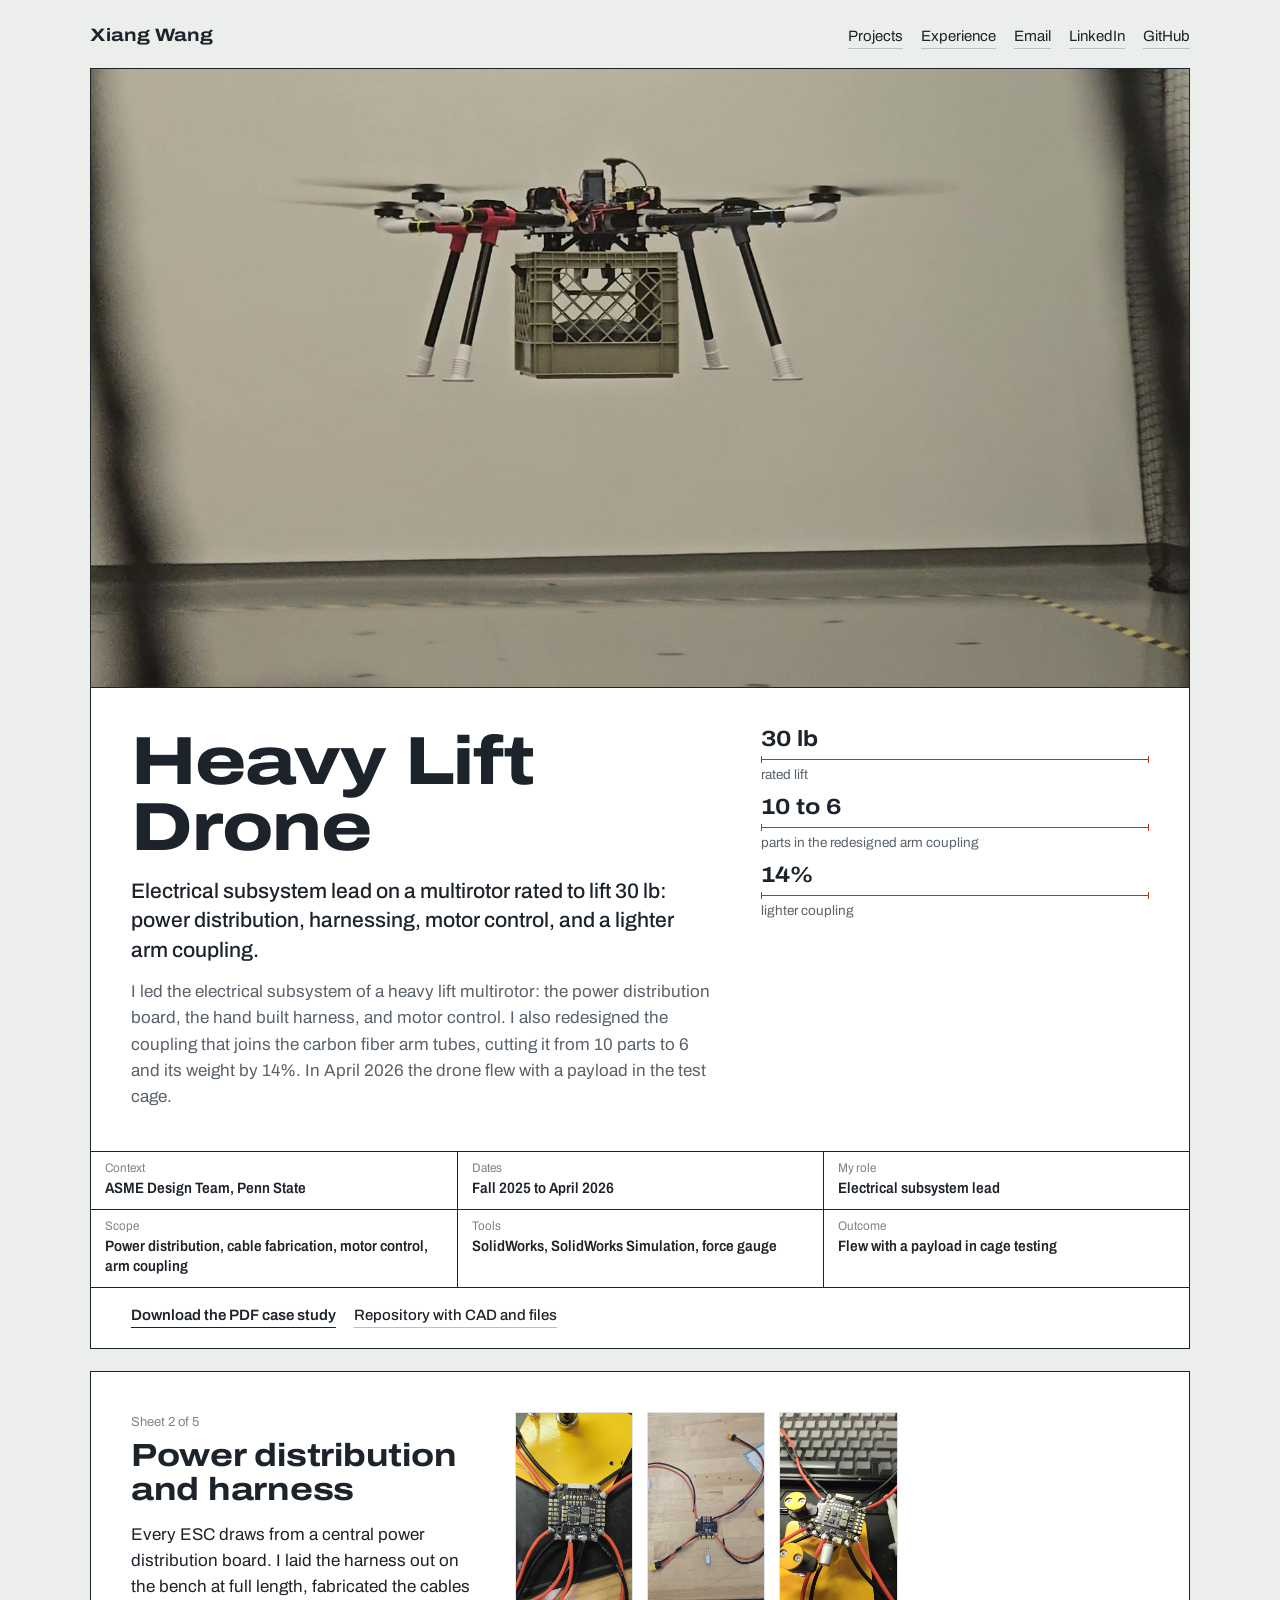
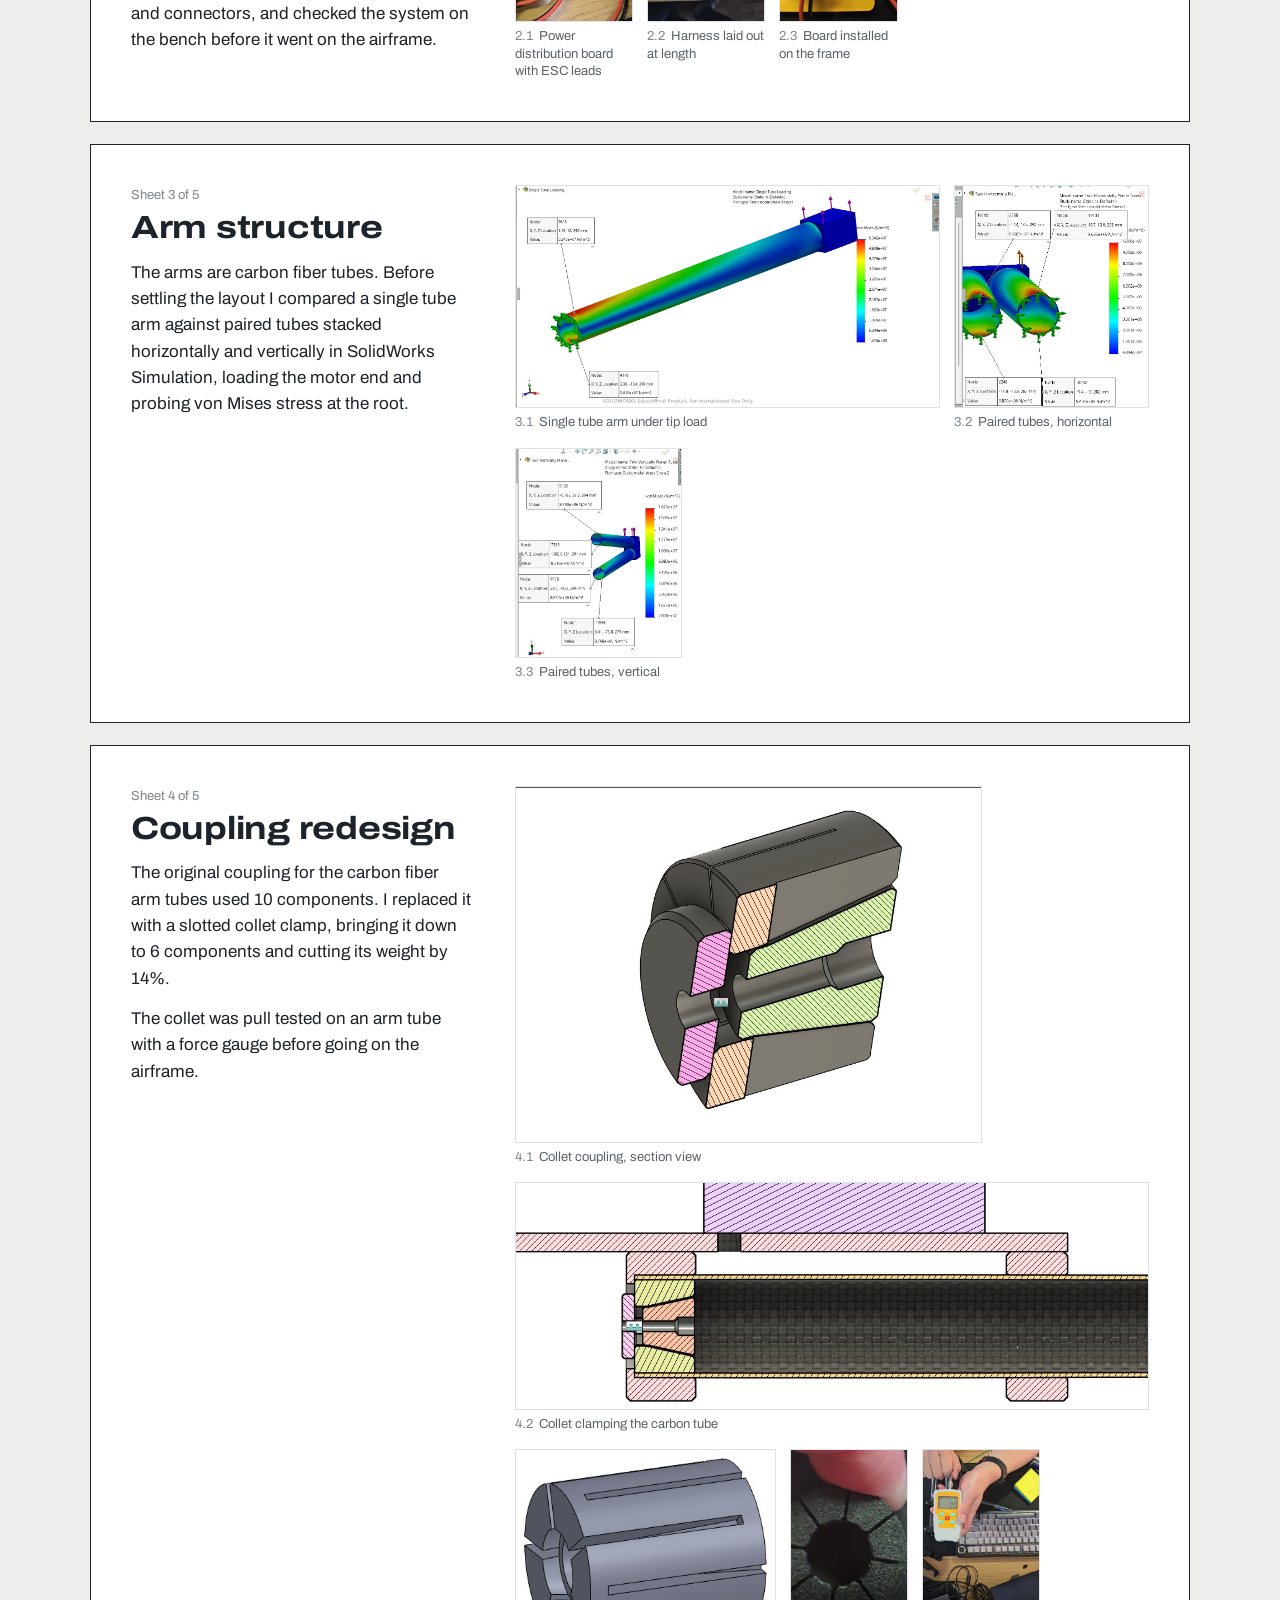
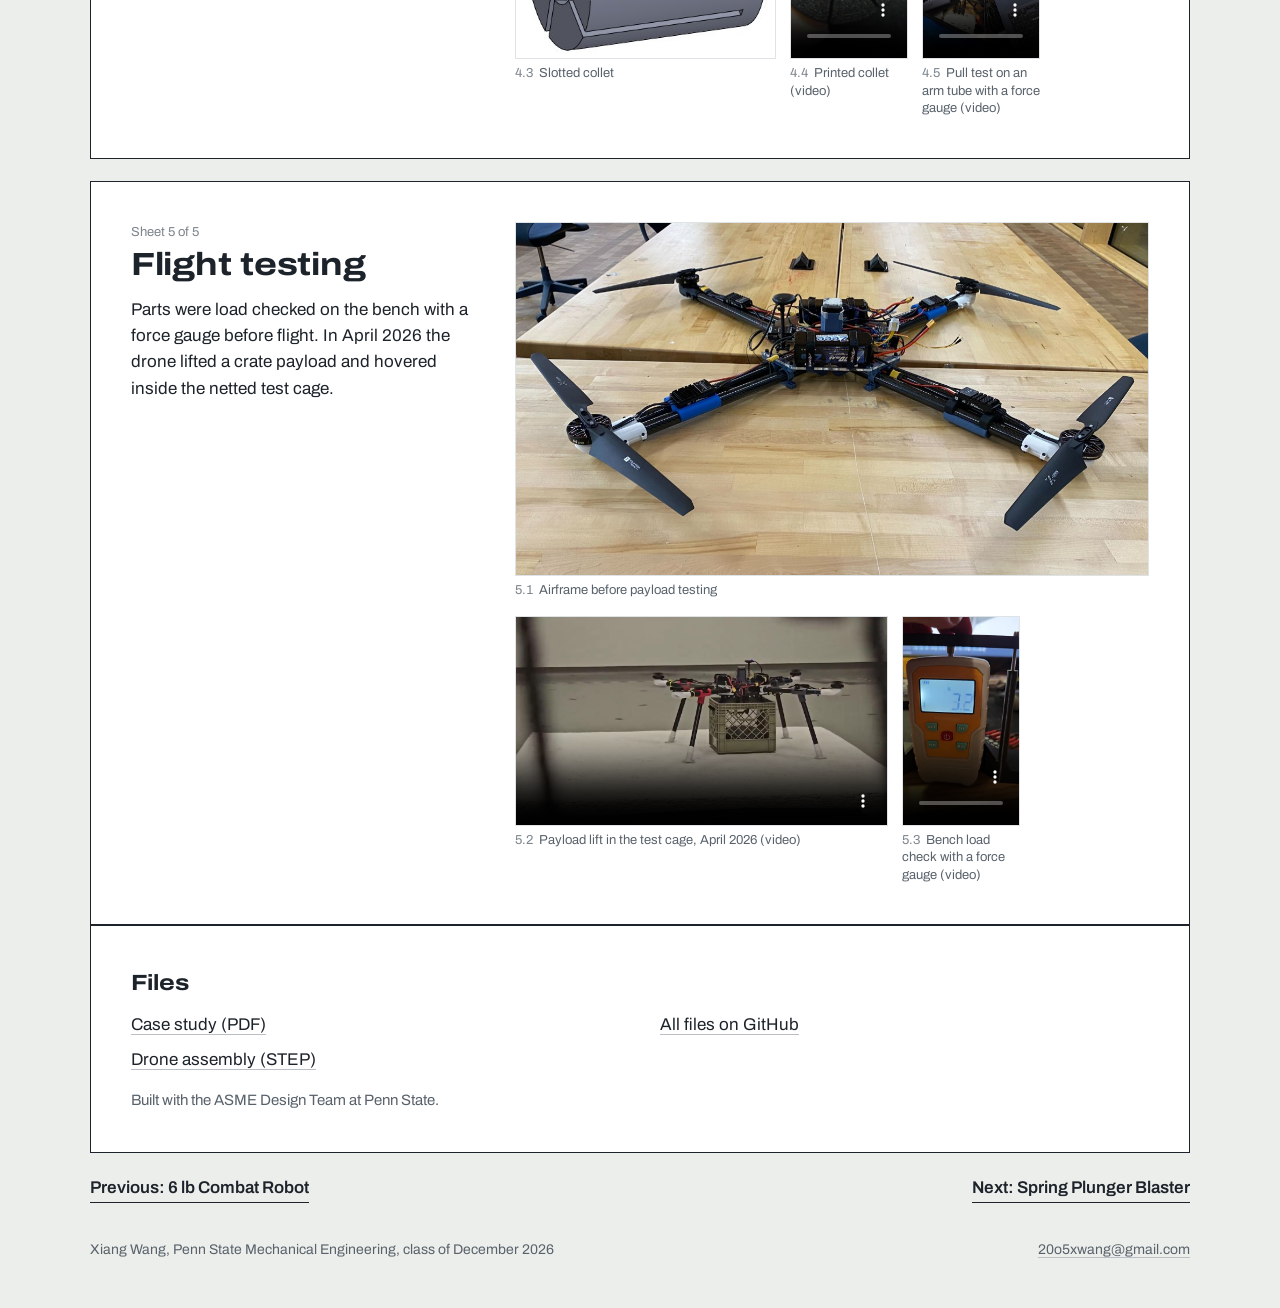
<file: projects/heavy-lift-drone.html>
<!doctype html><html lang="en"><head><meta charset="utf-8">
<meta name="viewport" content="width=device-width,initial-scale=1">
<title>Heavy Lift Drone, Xiang Wang</title><meta name="description" content="Electrical subsystem lead on a multirotor rated to lift 30 lb: power distribution, harnessing, motor control, and a lighter arm coupling.">
<link rel="preload" href="../assets/fonts/archivo-latin-wdth-normal.woff2" as="font" type="font/woff2" crossorigin>
<link rel="stylesheet" href="../assets/css/site.css">
<meta property="og:title" content="Heavy Lift Drone, Xiang Wang"><meta property="og:description" content="Electrical subsystem lead on a multirotor rated to lift 30 lb: power distribution, harnessing, motor control, and a lighter arm coupling.">
<meta property="og:image" content="https://xiang-wang-us.github.io/assets/img/heavy-lift-drone/flight_crate.jpg">
</head><body>
<div class="wrap">
<header class="bar"><a class="home" href="../index.html">Xiang Wang</a>
<nav aria-label="Primary"><a href="../index.html#projects">Projects</a><a href="../index.html#experience">Experience</a><a href="mailto:20o5xwang@gmail.com">Email</a><a href="https://linkedin.com/in/xiangwang102">LinkedIn</a><a href="https://github.com/xiang-wang-US">GitHub</a></nav></header>

<main>
<article>
<header class="sheet hero">
  <div class="pic"><img src="../assets/img/heavy-lift-drone/flight_crate.jpg" alt="Multirotor hovering in a netted test cage with a milk crate payload slung underneath" width="1600" height="900"></div>
  <div class="head">
    <div><h1>Heavy Lift Drone</h1><p class="short">Electrical subsystem lead on a multirotor rated to lift 30 lb: power distribution, harnessing, motor control, and a lighter arm coupling.</p><p class="summary">I led the electrical subsystem of a heavy lift multirotor: the power distribution board, the hand built harness, and motor control. I also redesigned the coupling that joins the carbon fiber arm tubes, cutting it from 10 parts to 6 and its weight by 14%. In April 2026 the drone flew with a payload in the test cage.</p></div>
    <div class="dims"><div class="dim"><div class="val">30 lb</div><div class="line"></div><div class="lab">rated lift</div></div><div class="dim"><div class="val">10 to 6</div><div class="line"></div><div class="lab">parts in the redesigned arm coupling</div></div><div class="dim"><div class="val">14%</div><div class="line"></div><div class="lab">lighter coupling</div></div></div>
  </div>
  <div class="tb"><div><div class="k">Context</div><div class="v">ASME Design Team, Penn State</div></div><div><div class="k">Dates</div><div class="v">Fall 2025 to April 2026</div></div><div><div class="k">My role</div><div class="v">Electrical subsystem lead</div></div><div><div class="k">Scope</div><div class="v">Power distribution, cable fabrication, motor control, arm coupling</div></div><div><div class="k">Tools</div><div class="v">SolidWorks, SolidWorks Simulation, force gauge</div></div><div><div class="k">Outcome</div><div class="v">Flew with a payload in cage testing</div></div></div>
  <div class="links"><a href="../assets/docs/Heavy_Lift_Drone_Case_Study.pdf">Download the PDF case study</a><a class="sub" href="https://github.com/xiang-wang-US/Heavy_Lift_Drone">Repository with CAD and files</a></div>
</header>

<section class="sheet chap" aria-labelledby="s1">
  <div class="in">
    <div><p class="num">Sheet 2 of 5</p><h2 id="s1">Power distribution and harness</h2><p>Every ESC draws from a central power distribution board. I laid the harness out on the bench at full length, fabricated the cables and connectors, and checked the system on the bench before it went on the airframe.</p></div>
    <div class="figs">
      
      <figure style="--a:0.563">
        <a href="../assets/img/heavy-lift-drone/pdb.jpg"><img src="../assets/img/heavy-lift-drone/pdb.jpg" alt="Power distribution board with ESC leads" loading="lazy" width="901" height="1600"></a>
        <figcaption><span class="n">2.1</span>Power distribution board with ESC leads</figcaption></figure><figure style="--a:0.563">
        <a href="../assets/img/heavy-lift-drone/harness_layout.jpg"><img src="../assets/img/heavy-lift-drone/harness_layout.jpg" alt="Harness laid out at length" loading="lazy" width="901" height="1600"></a>
        <figcaption><span class="n">2.2</span>Harness laid out at length</figcaption></figure><figure style="--a:0.563">
        <a href="../assets/img/heavy-lift-drone/pdb_install.jpg"><img src="../assets/img/heavy-lift-drone/pdb_install.jpg" alt="Board installed on the frame" loading="lazy" width="901" height="1600"></a>
        <figcaption><span class="n">2.3</span>Board installed on the frame</figcaption></figure>
    </div>
  </div>
</section>

<section class="sheet chap" aria-labelledby="s2">
  <div class="in">
    <div><p class="num">Sheet 3 of 5</p><h2 id="s2">Arm structure</h2><p>The arms are carbon fiber tubes. Before settling the layout I compared a single tube arm against paired tubes stacked horizontally and vertically in SolidWorks Simulation, loading the motor end and probing von Mises stress at the root.</p></div>
    <div class="figs">
      
      <figure style="--a:1.900">
        <a href="../assets/img/heavy-lift-drone/fea_single.jpg"><img src="../assets/img/heavy-lift-drone/fea_single.jpg" alt="Single tube arm under tip load" loading="lazy" width="1600" height="842"></a>
        <figcaption><span class="n">3.1</span>Single tube arm under tip load</figcaption></figure><figure style="--a:0.875">
        <a href="../assets/img/heavy-lift-drone/fea_horizontal.jpg"><img src="../assets/img/heavy-lift-drone/fea_horizontal.jpg" alt="Paired tubes, horizontal" loading="lazy" width="696" height="795"></a>
        <figcaption><span class="n">3.2</span>Paired tubes, horizontal</figcaption></figure><figure style="--a:0.796">
        <a href="../assets/img/heavy-lift-drone/fea_vertical.jpg"><img src="../assets/img/heavy-lift-drone/fea_vertical.jpg" alt="Paired tubes, vertical" loading="lazy" width="608" height="764"></a>
        <figcaption><span class="n">3.3</span>Paired tubes, vertical</figcaption></figure>
    </div>
  </div>
</section>

<section class="sheet chap" aria-labelledby="s3">
  <div class="in">
    <div><p class="num">Sheet 4 of 5</p><h2 id="s3">Coupling redesign</h2><p>The original coupling for the carbon fiber arm tubes used 10 components. I replaced it with a slotted collet clamp, bringing it down to 6 components and cutting its weight by 14%.</p><p>The collet was pull tested on an arm tube with a force gauge before going on the airframe.</p></div>
    <div class="figs">
      
      <figure style="--a:1.307">
        <a href="../assets/img/heavy-lift-drone/collet_section.jpg"><img src="../assets/img/heavy-lift-drone/collet_section.jpg" alt="Collet coupling, section view" loading="lazy" width="831" height="636"></a>
        <figcaption><span class="n">4.1</span>Collet coupling, section view</figcaption></figure><figure style="--a:2.784">
        <a href="../assets/img/heavy-lift-drone/collet_section_flat.jpg"><img src="../assets/img/heavy-lift-drone/collet_section_flat.jpg" alt="Collet clamping the carbon tube" loading="lazy" width="1019" height="366"></a>
        <figcaption><span class="n">4.2</span>Collet clamping the carbon tube</figcaption></figure><figure style="--a:1.242">
        <a href="../assets/img/heavy-lift-drone/collet.jpg"><img src="../assets/img/heavy-lift-drone/collet.jpg" alt="Slotted collet" loading="lazy" width="380" height="306"></a>
        <figcaption><span class="n">4.3</span>Slotted collet</figcaption></figure><figure style="--a:0.562">
        <video controls muted playsinline preload="none" poster="../assets/video/heavy-lift-drone/drone_collet.jpg" width="720" height="1280" aria-label="Printed collet"><source src="../assets/video/heavy-lift-drone/drone_collet.mp4" type="video/mp4"></video>
        
        <figcaption><span class="n">4.4</span>Printed collet (video)</figcaption></figure><figure style="--a:0.562">
        <video controls muted playsinline preload="none" poster="../assets/video/heavy-lift-drone/drone_pull.jpg" width="720" height="1280" aria-label="Pull test on an arm tube with a force gauge"><source src="../assets/video/heavy-lift-drone/drone_pull.mp4" type="video/mp4"></video>
        
        <figcaption><span class="n">4.5</span>Pull test on an arm tube with a force gauge (video)</figcaption></figure>
    </div>
  </div>
</section>

<section class="sheet chap" aria-labelledby="s4">
  <div class="in">
    <div><p class="num">Sheet 5 of 5</p><h2 id="s4">Flight testing</h2><p>Parts were load checked on the bench with a force gauge before flight. In April 2026 the drone lifted a crate payload and hovered inside the netted test cage.</p></div>
    <div class="figs">
      
      <figure style="--a:1.790">
        <a href="../assets/img/heavy-lift-drone/hero_drone.jpg"><img src="../assets/img/heavy-lift-drone/hero_drone.jpg" alt="Airframe before payload testing" loading="lazy" width="1176" height="657"></a>
        <figcaption><span class="n">5.1</span>Airframe before payload testing</figcaption></figure><figure style="--a:1.778">
        <video controls muted playsinline preload="none" poster="../assets/video/heavy-lift-drone/drone_lift.jpg" width="1280" height="720" aria-label="Payload lift in the test cage, April 2026"><source src="../assets/video/heavy-lift-drone/drone_lift.mp4" type="video/mp4"></video>
        
        <figcaption><span class="n">5.2</span>Payload lift in the test cage, April 2026 (video)</figcaption></figure><figure style="--a:0.562">
        <video controls muted playsinline preload="none" poster="../assets/video/heavy-lift-drone/drone_gauge.jpg" width="720" height="1280" aria-label="Bench load check with a force gauge"><source src="../assets/video/heavy-lift-drone/drone_gauge.mp4" type="video/mp4"></video>
        
        <figcaption><span class="n">5.3</span>Bench load check with a force gauge (video)</figcaption></figure>
    </div>
  </div>
</section>

<section class="sheet files" aria-labelledby="files-h"><h2 id="files-h">Files</h2>
<ul><li><a href="https://github.com/xiang-wang-US/Heavy_Lift_Drone/blob/main/docs/Heavy_Lift_Drone_Case_Study.pdf">Case study (PDF)</a></li><li><a href="https://github.com/xiang-wang-US/Heavy_Lift_Drone/blob/main/cad/Drone_Assembly.step">Drone assembly (STEP)</a></li><li><a href="https://github.com/xiang-wang-US/Heavy_Lift_Drone">All files on GitHub</a></li></ul>
<p class="cred">Built with the ASME Design Team at Penn State.</p>
</section>
<nav class="pager" aria-label="More projects"><a href="combat-robot.html">Previous: 6 lb Combat Robot</a><a href="nerf-blaster.html">Next: Spring Plunger Blaster</a></nav>
</article>
</main>
<footer><span>Xiang Wang, Penn State Mechanical Engineering, class of December 2026</span><span><a href="mailto:20o5xwang@gmail.com">20o5xwang@gmail.com</a></span></footer>
</div></body></html>
</file>
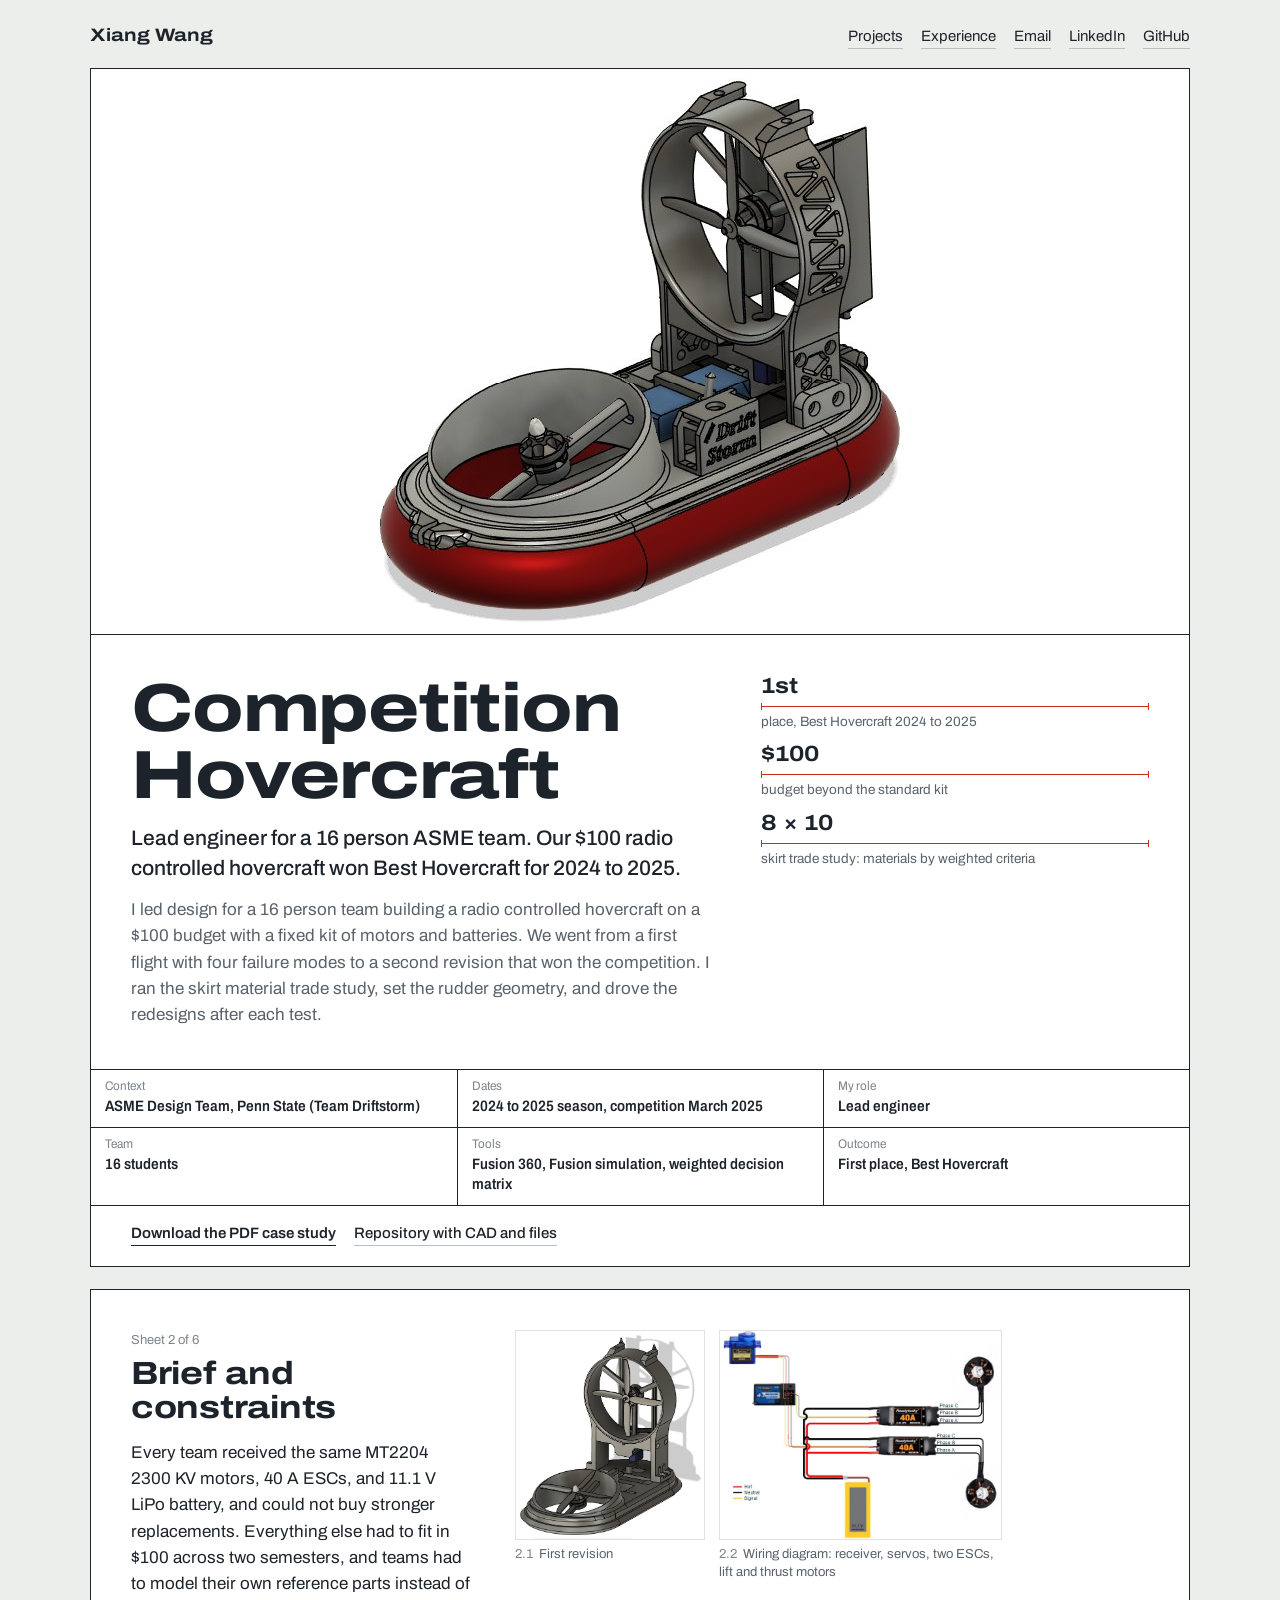
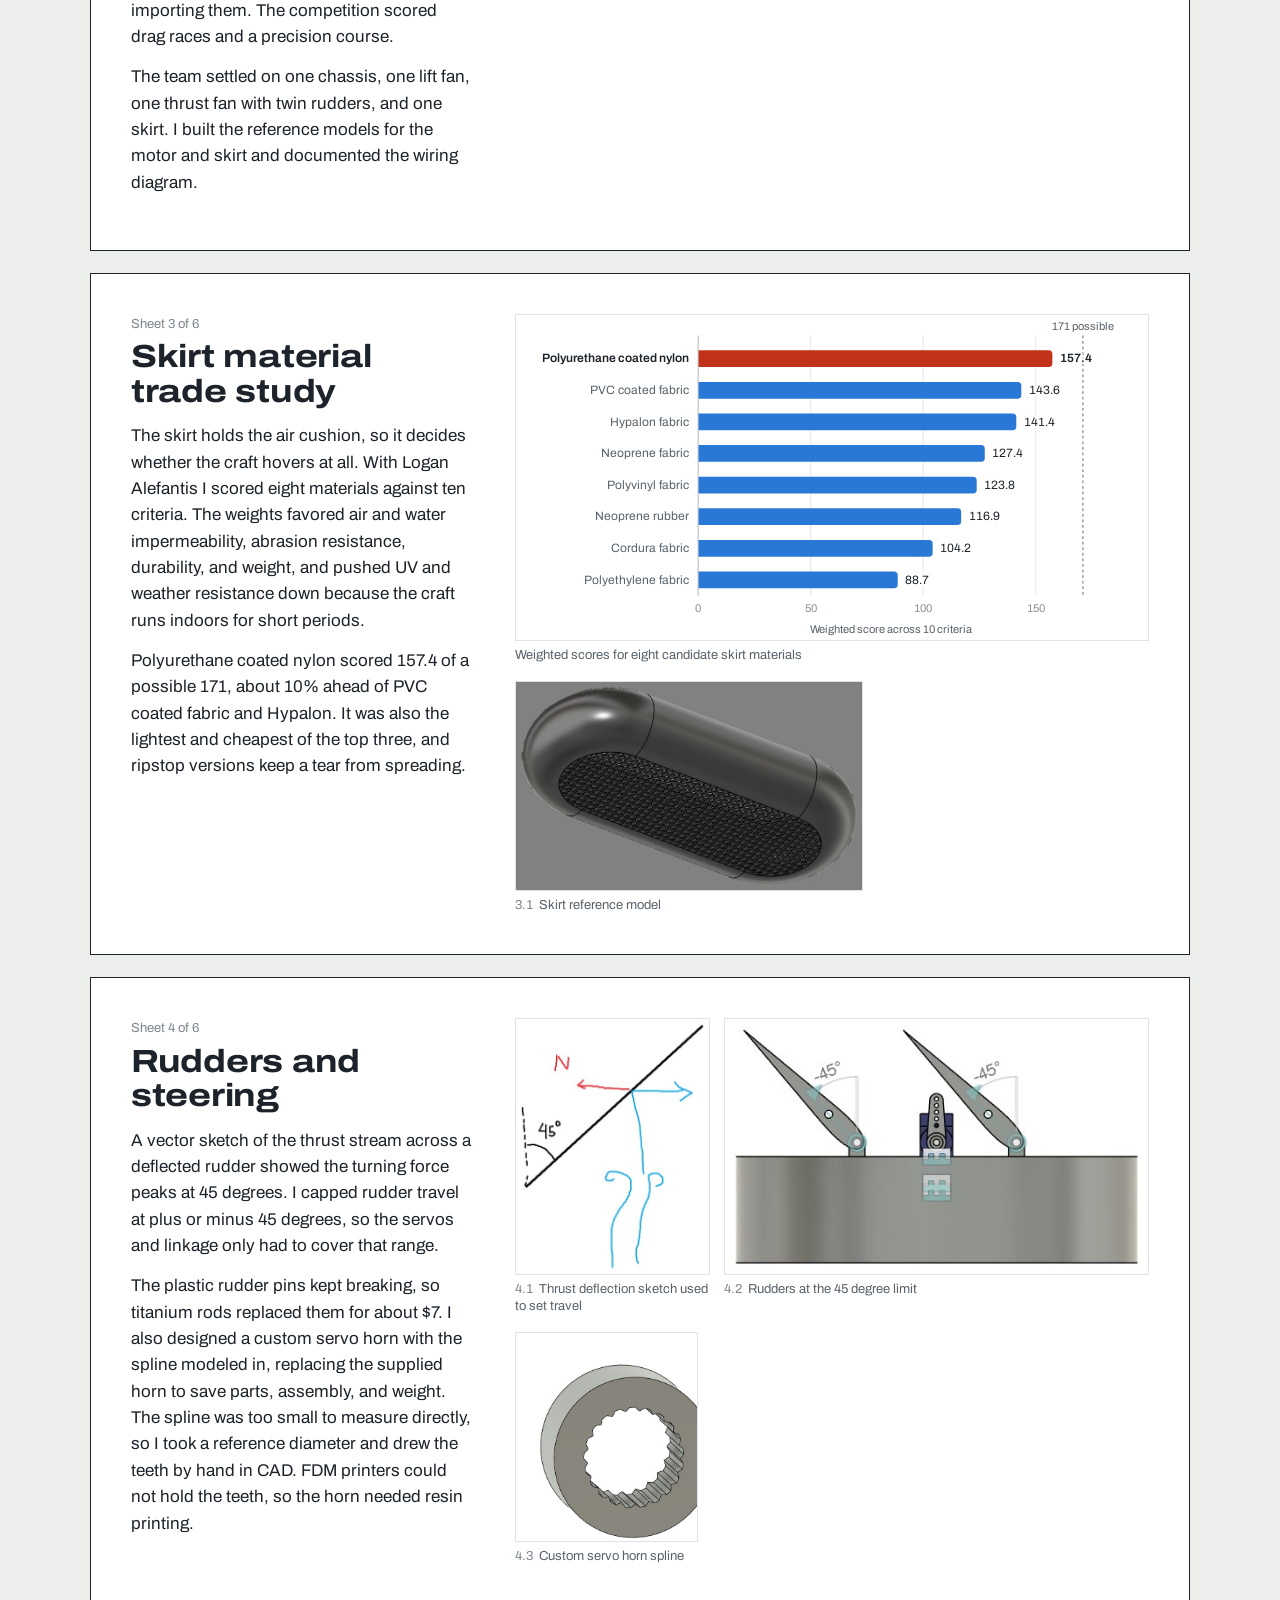
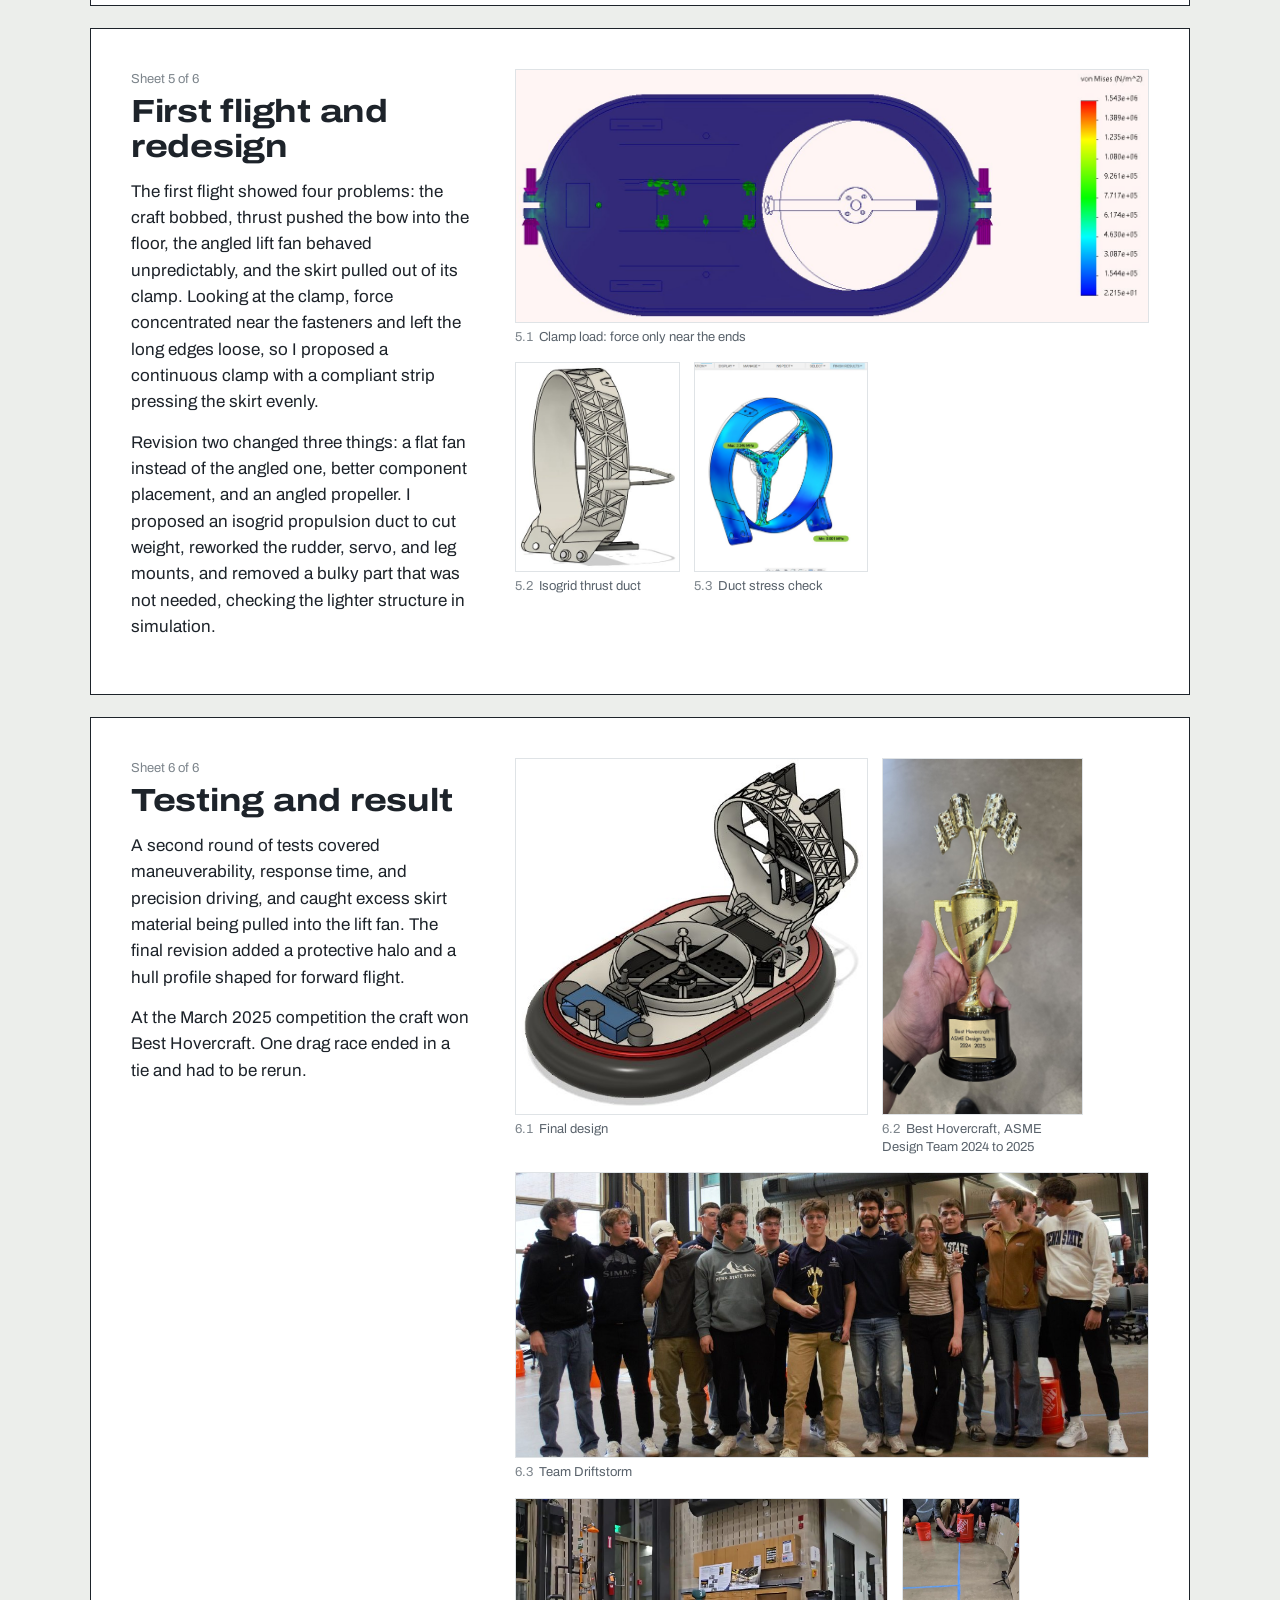
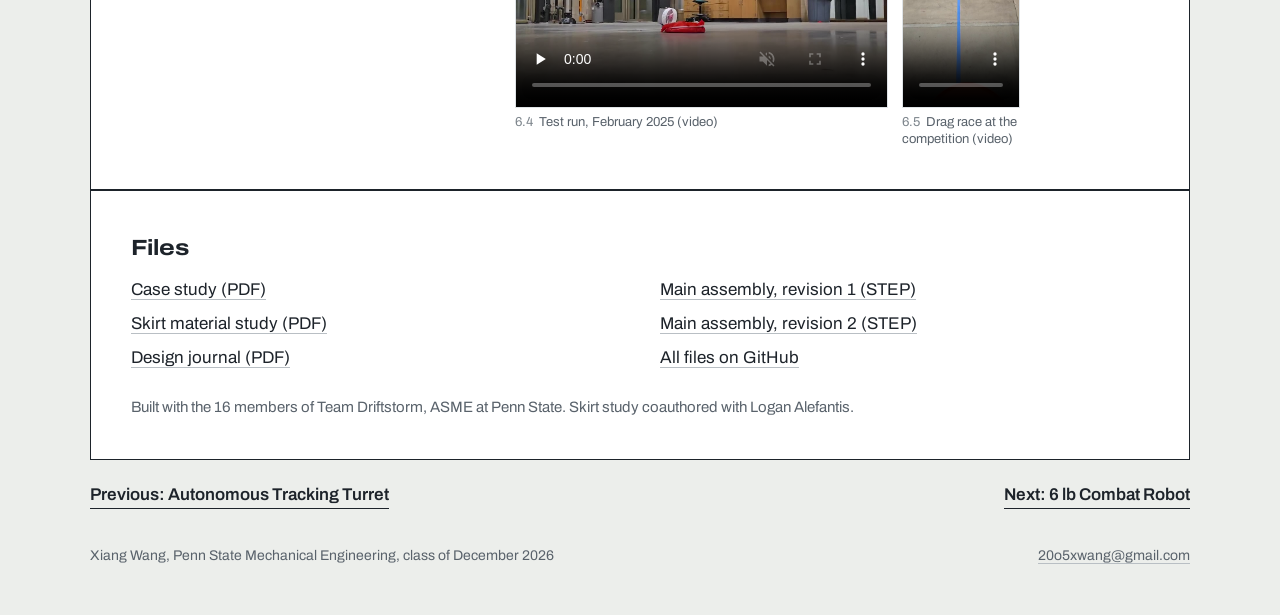
<file: projects/hovercraft.html>
<!doctype html><html lang="en"><head><meta charset="utf-8">
<meta name="viewport" content="width=device-width,initial-scale=1">
<title>Competition Hovercraft, Xiang Wang</title><meta name="description" content="Lead engineer for a 16 person ASME team. Our $100 radio controlled hovercraft won Best Hovercraft for 2024 to 2025.">
<link rel="preload" href="../assets/fonts/archivo-latin-wdth-normal.woff2" as="font" type="font/woff2" crossorigin>
<link rel="stylesheet" href="../assets/css/site.css">
<meta property="og:title" content="Competition Hovercraft, Xiang Wang"><meta property="og:description" content="Lead engineer for a 16 person ASME team. Our $100 radio controlled hovercraft won Best Hovercraft for 2024 to 2025.">
<meta property="og:image" content="https://xiang-wang-us.github.io/assets/img/hovercraft/hero_render.jpg">
</head><body>
<div class="wrap">
<header class="bar"><a class="home" href="../index.html">Xiang Wang</a>
<nav aria-label="Primary"><a href="../index.html#projects">Projects</a><a href="../index.html#experience">Experience</a><a href="mailto:20o5xwang@gmail.com">Email</a><a href="https://linkedin.com/in/xiangwang102">LinkedIn</a><a href="https://github.com/xiang-wang-US">GitHub</a></nav></header>

<main>
<article>
<header class="sheet hero">
  <div class="pic"><img src="../assets/img/hovercraft/hero_render.jpg" alt="Rendered hovercraft with red skirt, lift fan, and ducted thrust fan with twin rudders" width="544" height="565"></div>
  <div class="head">
    <div><h1>Competition Hovercraft</h1><p class="short">Lead engineer for a 16 person ASME team. Our $100 radio controlled hovercraft won Best Hovercraft for 2024 to 2025.</p><p class="summary">I led design for a 16 person team building a radio controlled hovercraft on a $100 budget with a fixed kit of motors and batteries. We went from a first flight with four failure modes to a second revision that won the competition. I ran the skirt material trade study, set the rudder geometry, and drove the redesigns after each test.</p></div>
    <div class="dims"><div class="dim"><div class="val">1st</div><div class="line"></div><div class="lab">place, Best Hovercraft 2024 to 2025</div></div><div class="dim"><div class="val">$100</div><div class="line"></div><div class="lab">budget beyond the standard kit</div></div><div class="dim"><div class="val">8 × 10</div><div class="line"></div><div class="lab">skirt trade study: materials by weighted criteria</div></div></div>
  </div>
  <div class="tb"><div><div class="k">Context</div><div class="v">ASME Design Team, Penn State (Team Driftstorm)</div></div><div><div class="k">Dates</div><div class="v">2024 to 2025 season, competition March 2025</div></div><div><div class="k">My role</div><div class="v">Lead engineer</div></div><div><div class="k">Team</div><div class="v">16 students</div></div><div><div class="k">Tools</div><div class="v">Fusion 360, Fusion simulation, weighted decision matrix</div></div><div><div class="k">Outcome</div><div class="v">First place, Best Hovercraft</div></div></div>
  <div class="links"><a href="../assets/docs/Hovercraft_Case_Study.pdf">Download the PDF case study</a><a class="sub" href="https://github.com/xiang-wang-US/Competitive_Hovercraft">Repository with CAD and files</a></div>
</header>

<section class="sheet chap" aria-labelledby="s1">
  <div class="in">
    <div><p class="num">Sheet 2 of 6</p><h2 id="s1">Brief and constraints</h2><p>Every team received the same MT2204 2300 KV motors, 40 A ESCs, and 11.1 V LiPo battery, and could not buy stronger replacements. Everything else had to fit in $100 across two semesters, and teams had to model their own reference parts instead of importing them. The competition scored drag races and a precision course.</p><p>The team settled on one chassis, one lift fan, one thrust fan with twin rudders, and one skirt. I built the reference models for the motor and skirt and documented the wiring diagram.</p></div>
    <div class="figs">
      
      <figure style="--a:0.907">
        <a href="../assets/img/hovercraft/v1_render.jpg"><img src="../assets/img/hovercraft/v1_render.jpg" alt="First revision" loading="lazy" width="578" height="637"></a>
        <figcaption><span class="n">2.1</span>First revision</figcaption></figure><figure style="--a:1.347">
        <a href="../assets/img/hovercraft/wiring_diagram.jpg"><img src="../assets/img/hovercraft/wiring_diagram.jpg" alt="Wiring diagram: receiver, servos, two ESCs, lift and thrust motors" loading="lazy" width="730" height="542"></a>
        <figcaption><span class="n">2.2</span>Wiring diagram: receiver, servos, two ESCs, lift and thrust motors</figcaption></figure>
    </div>
  </div>
</section>

<section class="sheet chap" aria-labelledby="s2">
  <div class="in">
    <div><p class="num">Sheet 3 of 6</p><h2 id="s2">Skirt material trade study</h2><p>The skirt holds the air cushion, so it decides whether the craft hovers at all. With Logan Alefantis I scored eight materials against ten criteria. The weights favored air and water impermeability, abrasion resistance, durability, and weight, and pushed UV and weather resistance down because the craft runs indoors for short periods.</p><p>Polyurethane coated nylon scored 157.4 of a possible 171, about 10% ahead of PVC coated fabric and Hypalon. It was also the lightest and cheapest of the top three, and ripstop versions keep a tear from spreading.</p></div>
    <div class="figs">
      <figure class="chart"><svg xmlns="http://www.w3.org/2000/svg" viewBox="0 0 680 350" role="img" aria-labelledby="t d" font-family="Archivo, 'Helvetica Neue', Arial, sans-serif" class="chart"><title id="t">Skirt material trade study</title><desc id="d">Weighted decision matrix scores for eight skirt materials. Polyurethane coated nylon scored highest at 157.4 of 171 possible.</desc><rect width="680" height="350" fill="#ffffff"/><line x1="196.0" y1="22" x2="196.0" y2="302" stroke="#e3e6e8" stroke-width="1"/><text x="196.0" y="320" font-size="12" fill="#8a9198" text-anchor="middle" style="font-variant-numeric:tabular-nums">0</text><line x1="317.1" y1="22" x2="317.1" y2="302" stroke="#e3e6e8" stroke-width="1"/><text x="317.1" y="320" font-size="12" fill="#8a9198" text-anchor="middle" style="font-variant-numeric:tabular-nums">50</text><line x1="438.1" y1="22" x2="438.1" y2="302" stroke="#e3e6e8" stroke-width="1"/><text x="438.1" y="320" font-size="12" fill="#8a9198" text-anchor="middle" style="font-variant-numeric:tabular-nums">100</text><line x1="559.2" y1="22" x2="559.2" y2="302" stroke="#e3e6e8" stroke-width="1"/><text x="559.2" y="320" font-size="12" fill="#8a9198" text-anchor="middle" style="font-variant-numeric:tabular-nums">150</text><line x1="610.0" y1="22" x2="610.0" y2="302" stroke="#59626b" stroke-width="1" stroke-dasharray="3 3"/><text x="610.0" y="16" font-size="12" fill="#59626b" text-anchor="middle">171 possible</text><g><title>Polyurethane coated nylon: 157.4 weighted points</title><path d="M196,38 H573.1 a4,4 0 0 1 4,4 V52 a4,4 0 0 1 -4,4 H196 Z" fill="#c2321a"/><text x="186" y="51" font-size="13" fill="#1d232a" text-anchor="end" font-weight="600">Polyurethane coated nylon</text><text x="585.1" y="51" font-size="13" fill="#1d232a" style="font-variant-numeric:tabular-nums;paint-order:stroke;stroke:#fff;stroke-width:4px;stroke-linejoin:round" font-weight="600">157.4</text></g><g><title>PVC coated fabric: 143.6 weighted points</title><path d="M196,72 H539.7 a4,4 0 0 1 4,4 V86 a4,4 0 0 1 -4,4 H196 Z" fill="#2a78d6"/><text x="186" y="85" font-size="13" fill="#59626b" text-anchor="end" font-weight="400">PVC coated fabric</text><text x="551.7" y="85" font-size="13" fill="#1d232a" style="font-variant-numeric:tabular-nums;paint-order:stroke;stroke:#fff;stroke-width:4px;stroke-linejoin:round" font-weight="400">143.6</text></g><g><title>Hypalon fabric: 141.4 weighted points</title><path d="M196,106 H534.3 a4,4 0 0 1 4,4 V120 a4,4 0 0 1 -4,4 H196 Z" fill="#2a78d6"/><text x="186" y="119" font-size="13" fill="#59626b" text-anchor="end" font-weight="400">Hypalon fabric</text><text x="546.3" y="119" font-size="13" fill="#1d232a" style="font-variant-numeric:tabular-nums;paint-order:stroke;stroke:#fff;stroke-width:4px;stroke-linejoin:round" font-weight="400">141.4</text></g><g><title>Neoprene fabric: 127.4 weighted points</title><path d="M196,140 H500.4 a4,4 0 0 1 4,4 V154 a4,4 0 0 1 -4,4 H196 Z" fill="#2a78d6"/><text x="186" y="153" font-size="13" fill="#59626b" text-anchor="end" font-weight="400">Neoprene fabric</text><text x="512.4" y="153" font-size="13" fill="#1d232a" style="font-variant-numeric:tabular-nums;paint-order:stroke;stroke:#fff;stroke-width:4px;stroke-linejoin:round" font-weight="400">127.4</text></g><g><title>Polyvinyl fabric: 123.8 weighted points</title><path d="M196,174 H491.7 a4,4 0 0 1 4,4 V188 a4,4 0 0 1 -4,4 H196 Z" fill="#2a78d6"/><text x="186" y="187" font-size="13" fill="#59626b" text-anchor="end" font-weight="400">Polyvinyl fabric</text><text x="503.7" y="187" font-size="13" fill="#1d232a" style="font-variant-numeric:tabular-nums;paint-order:stroke;stroke:#fff;stroke-width:4px;stroke-linejoin:round" font-weight="400">123.8</text></g><g><title>Neoprene rubber: 116.9 weighted points</title><path d="M196,208 H475.0 a4,4 0 0 1 4,4 V222 a4,4 0 0 1 -4,4 H196 Z" fill="#2a78d6"/><text x="186" y="221" font-size="13" fill="#59626b" text-anchor="end" font-weight="400">Neoprene rubber</text><text x="487.0" y="221" font-size="13" fill="#1d232a" style="font-variant-numeric:tabular-nums;paint-order:stroke;stroke:#fff;stroke-width:4px;stroke-linejoin:round" font-weight="400">116.9</text></g><g><title>Cordura fabric: 104.2 weighted points</title><path d="M196,242 H444.3 a4,4 0 0 1 4,4 V256 a4,4 0 0 1 -4,4 H196 Z" fill="#2a78d6"/><text x="186" y="255" font-size="13" fill="#59626b" text-anchor="end" font-weight="400">Cordura fabric</text><text x="456.3" y="255" font-size="13" fill="#1d232a" style="font-variant-numeric:tabular-nums;paint-order:stroke;stroke:#fff;stroke-width:4px;stroke-linejoin:round" font-weight="400">104.2</text></g><g><title>Polyethylene fabric: 88.7 weighted points</title><path d="M196,276 H406.7 a4,4 0 0 1 4,4 V290 a4,4 0 0 1 -4,4 H196 Z" fill="#2a78d6"/><text x="186" y="289" font-size="13" fill="#59626b" text-anchor="end" font-weight="400">Polyethylene fabric</text><text x="418.7" y="289" font-size="13" fill="#1d232a" style="font-variant-numeric:tabular-nums;paint-order:stroke;stroke:#fff;stroke-width:4px;stroke-linejoin:round" font-weight="400">88.7</text></g><line x1="196" y1="22" x2="196" y2="302" stroke="#b9bfc4" stroke-width="1"/><text x="403" y="342" font-size="12" fill="#59626b" text-anchor="middle">Weighted score across 10 criteria</text></svg><figcaption>Weighted scores for eight candidate skirt materials</figcaption></figure>
      <figure style="--a:1.658">
        <a href="../assets/img/hovercraft/skirt_model.jpg"><img src="../assets/img/hovercraft/skirt_model.jpg" alt="Skirt reference model" loading="lazy" width="738" height="445"></a>
        <figcaption><span class="n">3.1</span>Skirt reference model</figcaption></figure>
    </div>
  </div>
</section>

<section class="sheet chap" aria-labelledby="s3">
  <div class="in">
    <div><p class="num">Sheet 4 of 6</p><h2 id="s3">Rudders and steering</h2><p>A vector sketch of the thrust stream across a deflected rudder showed the turning force peaks at 45 degrees. I capped rudder travel at plus or minus 45 degrees, so the servos and linkage only had to cover that range.</p><p>The plastic rudder pins kept breaking, so titanium rods replaced them for about $7. I also designed a custom servo horn with the spline modeled in, replacing the supplied horn to save parts, assembly, and weight. The spline was too small to measure directly, so I took a reference diameter and drew the teeth by hand in CAD. FDM printers could not hold the teeth, so the horn needed resin printing.</p></div>
    <div class="figs">
      
      <figure style="--a:0.760">
        <a href="../assets/img/hovercraft/rudder_vector.jpg"><img src="../assets/img/hovercraft/rudder_vector.jpg" alt="Thrust deflection sketch used to set travel" loading="lazy" width="396" height="521"></a>
        <figcaption><span class="n">4.1</span>Thrust deflection sketch used to set travel</figcaption></figure><figure style="--a:1.660">
        <a href="../assets/img/hovercraft/rudder_limits.jpg"><img src="../assets/img/hovercraft/rudder_limits.jpg" alt="Rudders at the 45 degree limit" loading="lazy" width="483" height="291"></a>
        <figcaption><span class="n">4.2</span>Rudders at the 45 degree limit</figcaption></figure><figure style="--a:0.872">
        <a href="../assets/img/hovercraft/servo_spline.jpg"><img src="../assets/img/hovercraft/servo_spline.jpg" alt="Custom servo horn spline" loading="lazy" width="499" height="572"></a>
        <figcaption><span class="n">4.3</span>Custom servo horn spline</figcaption></figure>
    </div>
  </div>
</section>

<section class="sheet chap" aria-labelledby="s4">
  <div class="in">
    <div><p class="num">Sheet 5 of 6</p><h2 id="s4">First flight and redesign</h2><p>The first flight showed four problems: the craft bobbed, thrust pushed the bow into the floor, the angled lift fan behaved unpredictably, and the skirt pulled out of its clamp. Looking at the clamp, force concentrated near the fasteners and left the long edges loose, so I proposed a continuous clamp with a compliant strip pressing the skirt evenly.</p><p>Revision two changed three things: a flat fan instead of the angled one, better component placement, and an angled propeller. I proposed an isogrid propulsion duct to cut weight, reworked the rudder, servo, and leg mounts, and removed a bulky part that was not needed, checking the lighter structure in simulation.</p></div>
    <div class="figs">
      
      <figure style="--a:2.502">
        <a href="../assets/img/hovercraft/clamp_force.jpg"><img src="../assets/img/hovercraft/clamp_force.jpg" alt="Clamp load: force only near the ends" loading="lazy" width="1296" height="518"></a>
        <figcaption><span class="n">5.1</span>Clamp load: force only near the ends</figcaption></figure><figure style="--a:0.787">
        <a href="../assets/img/hovercraft/isogrid_duct.jpg"><img src="../assets/img/hovercraft/isogrid_duct.jpg" alt="Isogrid thrust duct" loading="lazy" width="396" height="503"></a>
        <figcaption><span class="n">5.2</span>Isogrid thrust duct</figcaption></figure><figure style="--a:0.827">
        <a href="../assets/img/hovercraft/duct_fea.jpg"><img src="../assets/img/hovercraft/duct_fea.jpg" alt="Duct stress check" loading="lazy" width="727" height="879"></a>
        <figcaption><span class="n">5.3</span>Duct stress check</figcaption></figure>
    </div>
  </div>
</section>

<section class="sheet chap" aria-labelledby="s5">
  <div class="in">
    <div><p class="num">Sheet 6 of 6</p><h2 id="s5">Testing and result</h2><p>A second round of tests covered maneuverability, response time, and precision driving, and caught excess skirt material being pulled into the lift fan. The final revision added a protective halo and a hull profile shaped for forward flight.</p><p>At the March 2025 competition the craft won Best Hovercraft. One drag race ended in a tie and had to be rerun.</p></div>
    <div class="figs">
      
      <figure style="--a:0.990">
        <a href="../assets/img/hovercraft/render_alt.jpg"><img src="../assets/img/hovercraft/render_alt.jpg" alt="Final design" loading="lazy" width="486" height="491"></a>
        <figcaption><span class="n">6.1</span>Final design</figcaption></figure><figure style="--a:0.563">
        <a href="../assets/img/hovercraft/trophy.jpg"><img src="../assets/img/hovercraft/trophy.jpg" alt="Best Hovercraft, ASME Design Team 2024 to 2025" loading="lazy" width="901" height="1600"></a>
        <figcaption><span class="n">6.2</span>Best Hovercraft, ASME Design Team 2024 to 2025</figcaption></figure><figure style="--a:2.220">
        <a href="../assets/img/hovercraft/team.jpg"><img src="../assets/img/hovercraft/team.jpg" alt="Team Driftstorm" loading="lazy" width="1239" height="558"></a>
        <figcaption><span class="n">6.3</span>Team Driftstorm</figcaption></figure><figure style="--a:1.778">
        <video controls muted playsinline preload="none" poster="../assets/video/hovercraft/hover_closepass.jpg" width="1280" height="720" aria-label="Test run, February 2025"><source src="../assets/video/hovercraft/hover_closepass.mp4" type="video/mp4"></video>
        
        <figcaption><span class="n">6.4</span>Test run, February 2025 (video)</figcaption></figure><figure style="--a:0.562">
        <video controls muted playsinline preload="none" poster="../assets/video/hovercraft/hover_dragrace.jpg" width="720" height="1280" aria-label="Drag race at the competition"><source src="../assets/video/hovercraft/hover_dragrace.mp4" type="video/mp4"></video>
        
        <figcaption><span class="n">6.5</span>Drag race at the competition (video)</figcaption></figure>
    </div>
  </div>
</section>

<section class="sheet files" aria-labelledby="files-h"><h2 id="files-h">Files</h2>
<ul><li><a href="https://github.com/xiang-wang-US/Competitive_Hovercraft/blob/main/docs/Hovercraft_Case_Study.pdf">Case study (PDF)</a></li><li><a href="https://github.com/xiang-wang-US/Competitive_Hovercraft/blob/main/docs/Hovercraft_Skirt_Material_Study.pdf">Skirt material study (PDF)</a></li><li><a href="https://github.com/xiang-wang-US/Competitive_Hovercraft/blob/main/docs/Hovercraft_Design_Journal.pdf">Design journal (PDF)</a></li><li><a href="https://github.com/xiang-wang-US/Competitive_Hovercraft/blob/main/cad/Hovercraft_Main_Assembly_V1.step">Main assembly, revision 1 (STEP)</a></li><li><a href="https://github.com/xiang-wang-US/Competitive_Hovercraft/blob/main/cad/Hovercraft_Main_Assembly_V2.step">Main assembly, revision 2 (STEP)</a></li><li><a href="https://github.com/xiang-wang-US/Competitive_Hovercraft">All files on GitHub</a></li></ul>
<p class="cred">Built with the 16 members of Team Driftstorm, ASME at Penn State. Skirt study coauthored with Logan Alefantis.</p>
</section>
<nav class="pager" aria-label="More projects"><a href="turret.html">Previous: Autonomous Tracking Turret</a><a href="combat-robot.html">Next: 6 lb Combat Robot</a></nav>
</article>
</main>
<footer><span>Xiang Wang, Penn State Mechanical Engineering, class of December 2026</span><span><a href="mailto:20o5xwang@gmail.com">20o5xwang@gmail.com</a></span></footer>
</div></body></html>
</file>
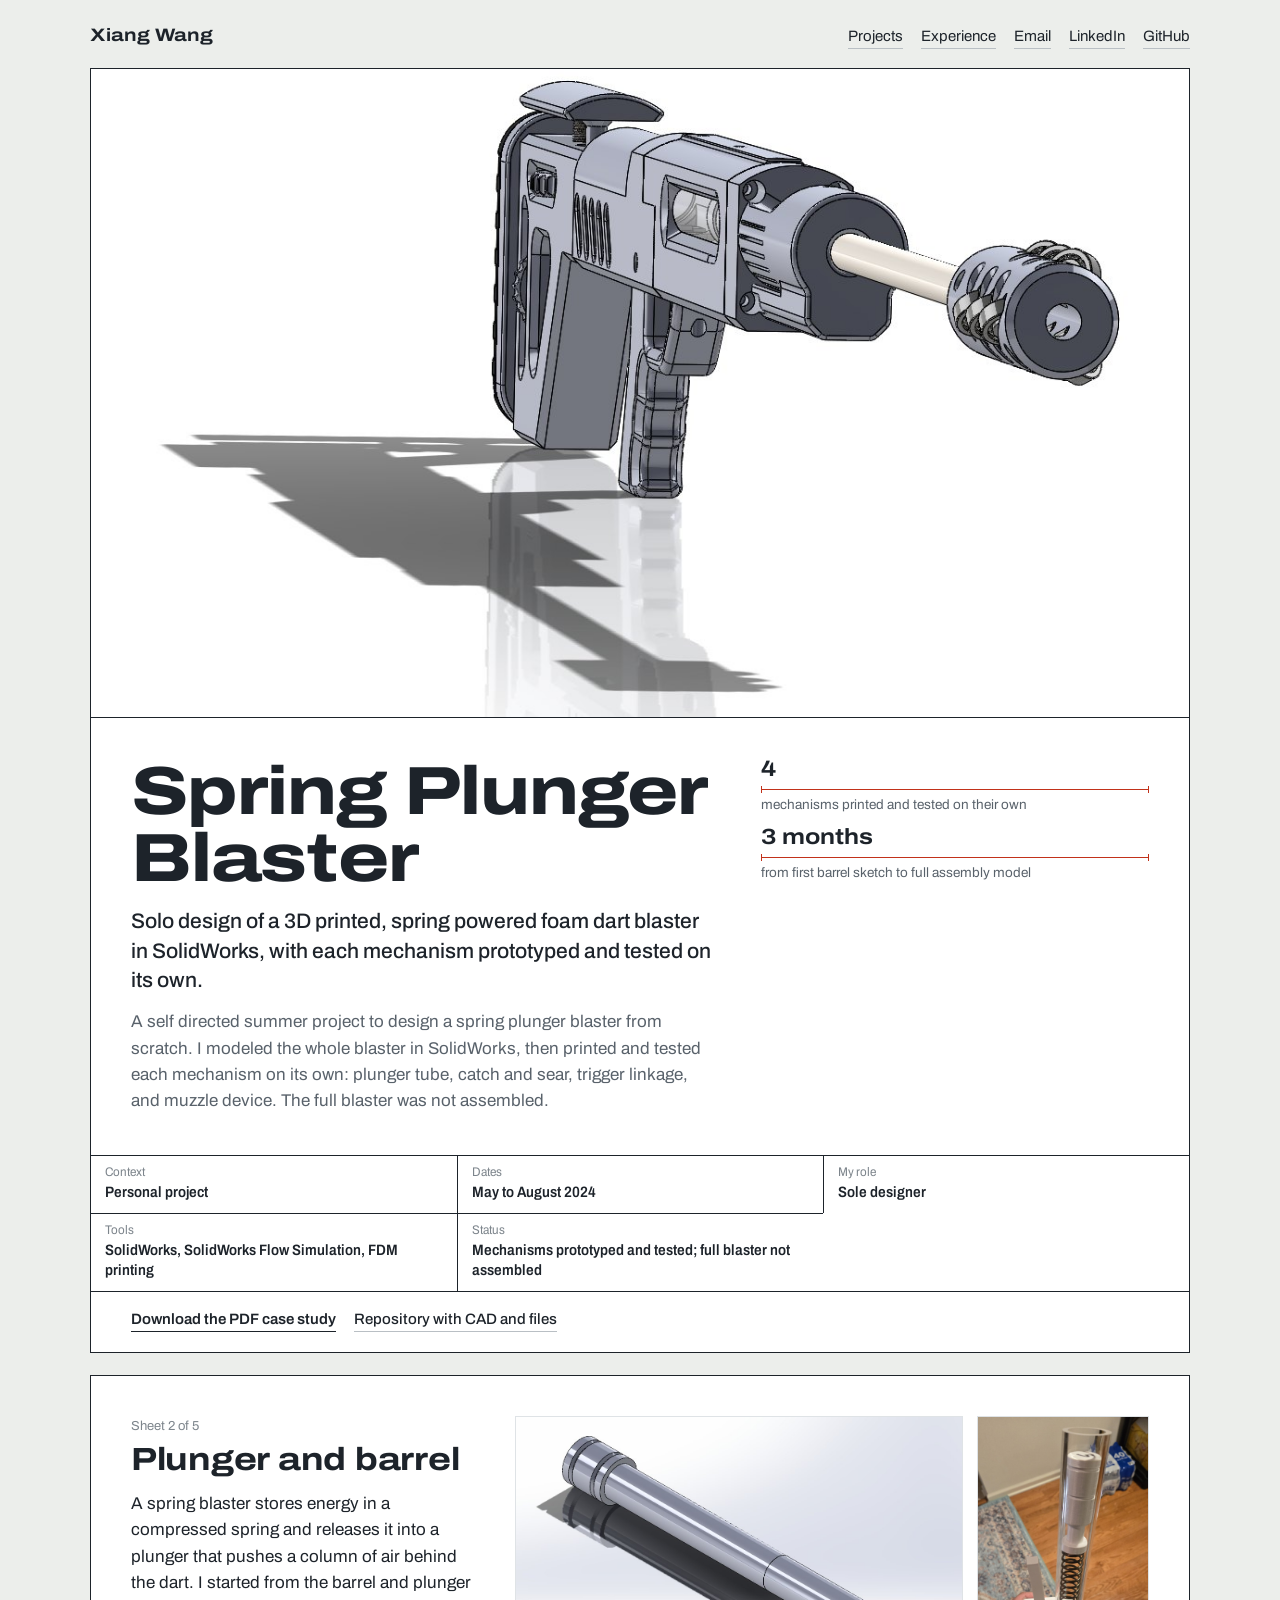
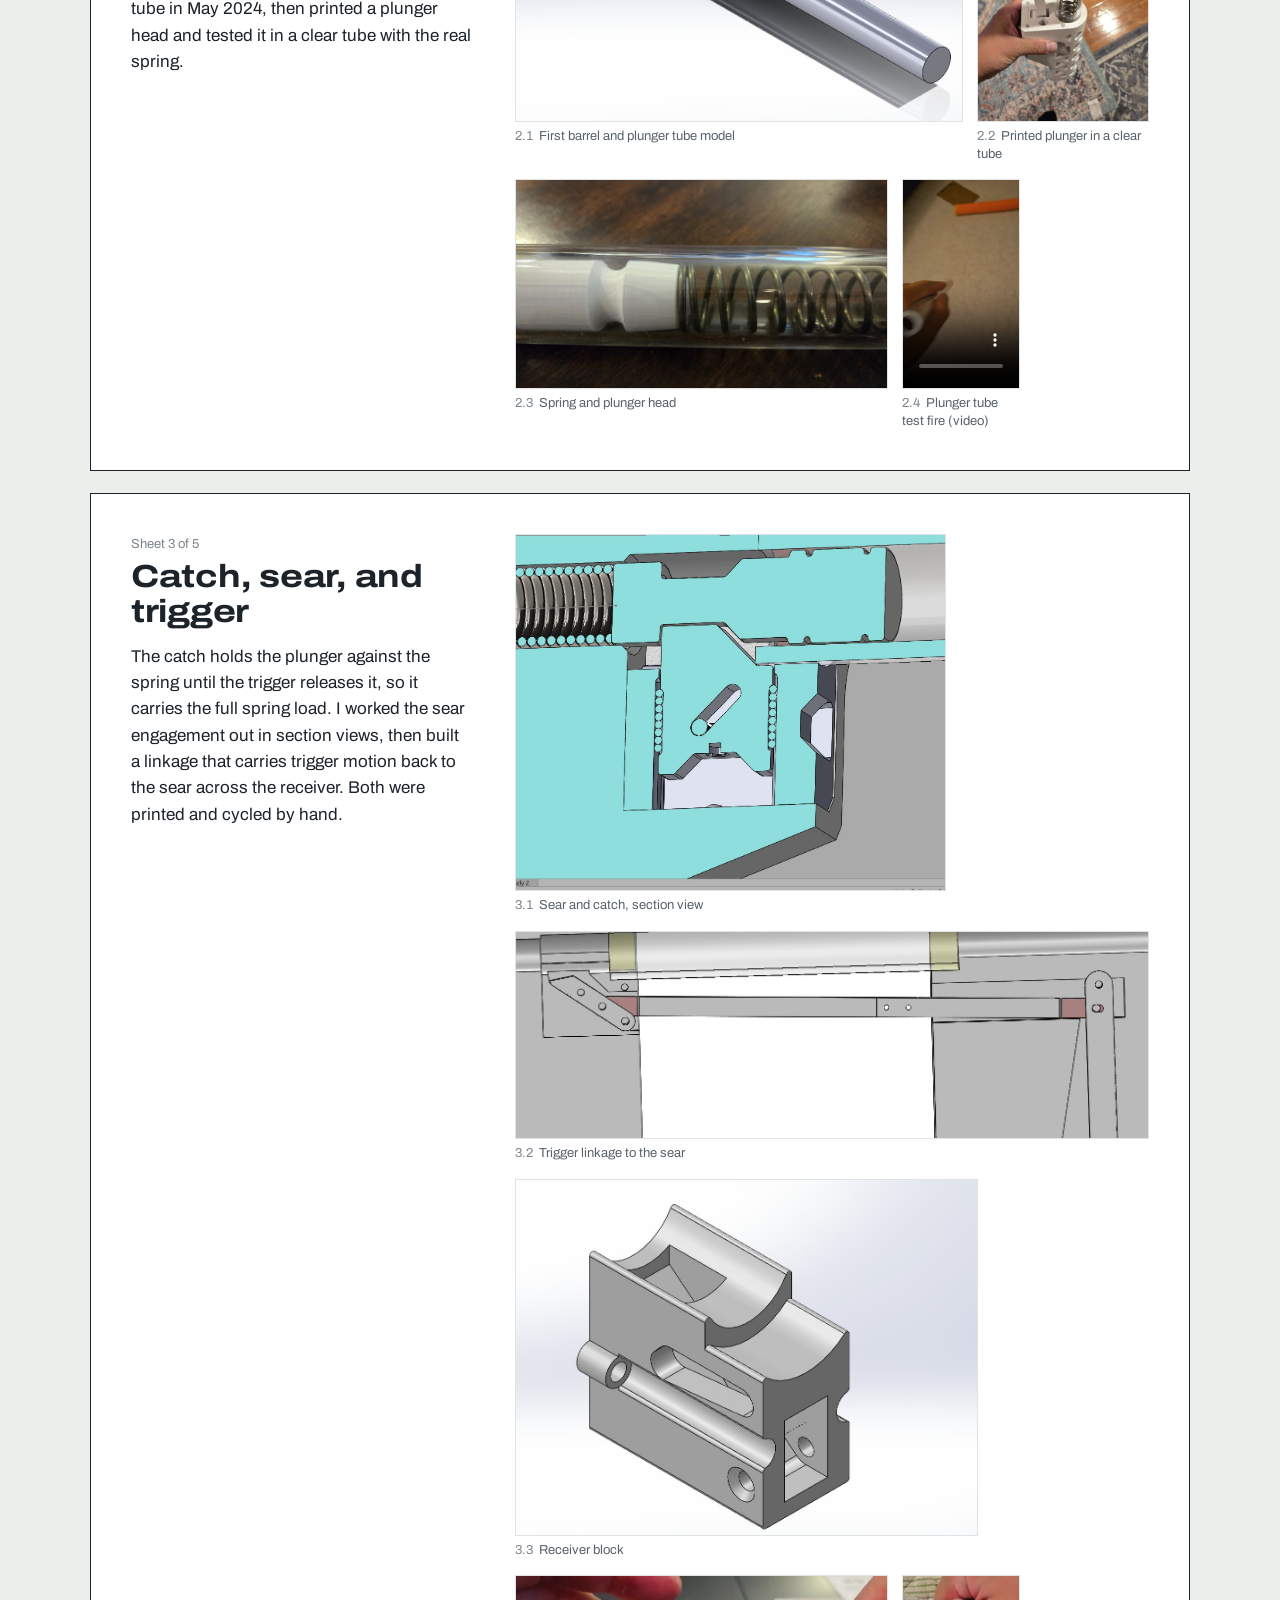
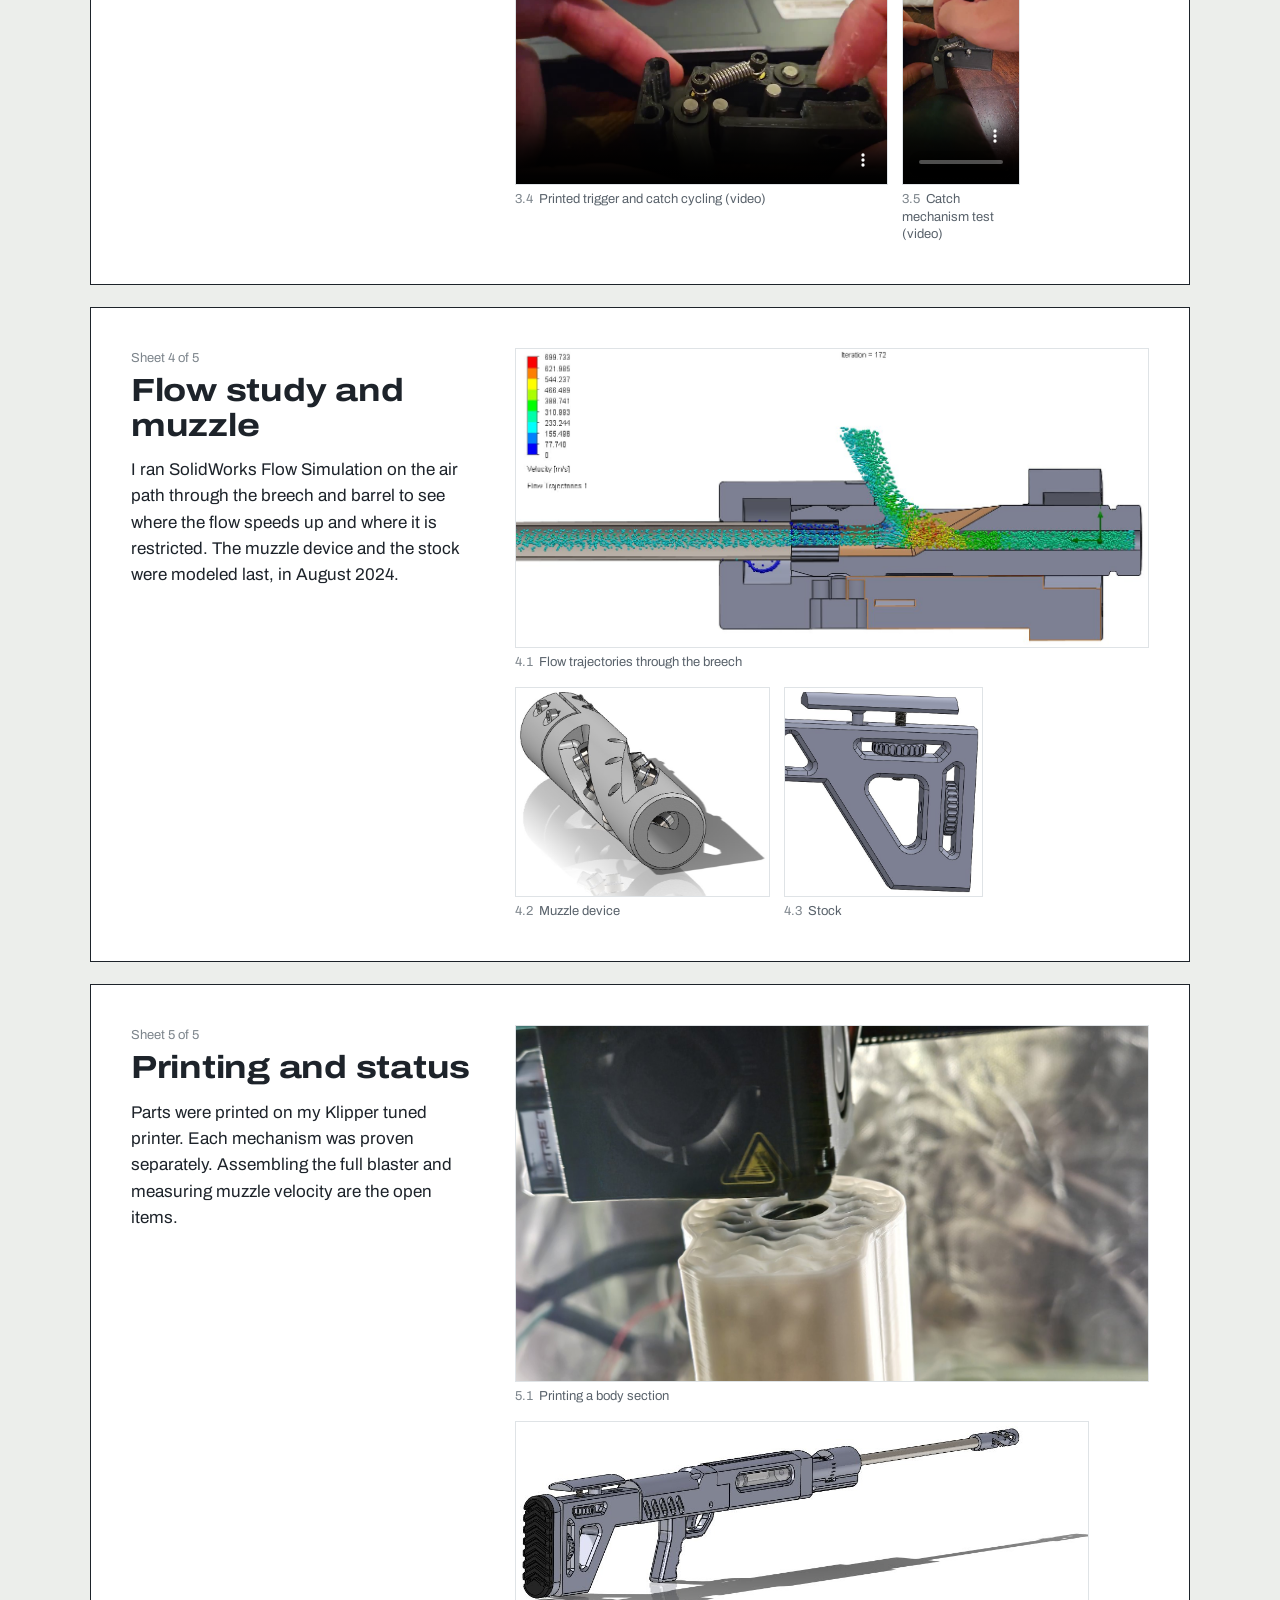
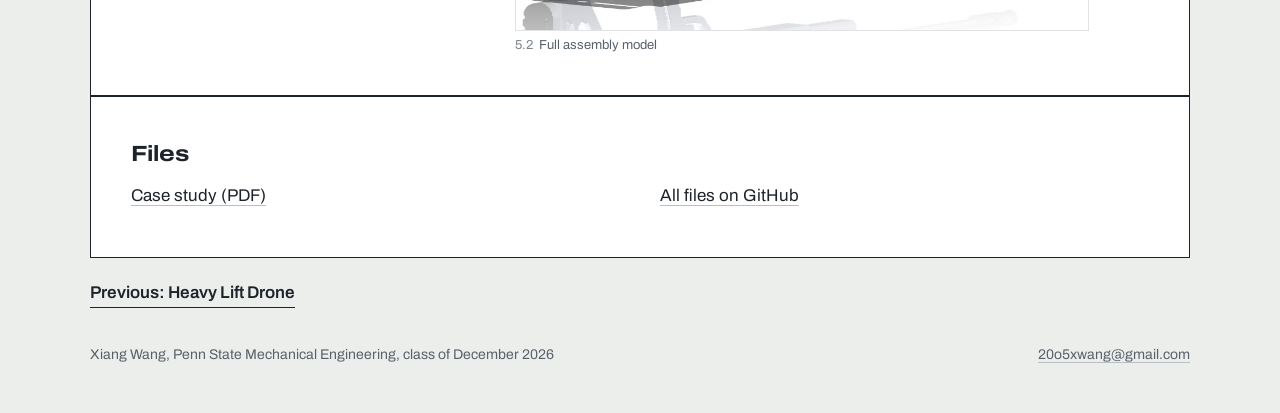
<file: projects/nerf-blaster.html>
<!doctype html><html lang="en"><head><meta charset="utf-8">
<meta name="viewport" content="width=device-width,initial-scale=1">
<title>Spring Plunger Blaster, Xiang Wang</title><meta name="description" content="Solo design of a 3D printed, spring powered foam dart blaster in SolidWorks, with each mechanism prototyped and tested on its own.">
<link rel="preload" href="../assets/fonts/archivo-latin-wdth-normal.woff2" as="font" type="font/woff2" crossorigin>
<link rel="stylesheet" href="../assets/css/site.css">
<meta property="og:title" content="Spring Plunger Blaster, Xiang Wang"><meta property="og:description" content="Solo design of a 3D printed, spring powered foam dart blaster in SolidWorks, with each mechanism prototyped and tested on its own.">
<meta property="og:image" content="https://xiang-wang-us.github.io/assets/img/nerf-blaster/render_angle.jpg">
</head><body>
<div class="wrap">
<header class="bar"><a class="home" href="../index.html">Xiang Wang</a>
<nav aria-label="Primary"><a href="../index.html#projects">Projects</a><a href="../index.html#experience">Experience</a><a href="mailto:20o5xwang@gmail.com">Email</a><a href="https://linkedin.com/in/xiangwang102">LinkedIn</a><a href="https://github.com/xiang-wang-US">GitHub</a></nav></header>

<main>
<article>
<header class="sheet hero">
  <div class="pic"><img src="../assets/img/nerf-blaster/render_angle.jpg" alt="Rendered blaster with stock, receiver, barrel, and muzzle device" width="1060" height="700"></div>
  <div class="head">
    <div><h1>Spring Plunger Blaster</h1><p class="short">Solo design of a 3D printed, spring powered foam dart blaster in SolidWorks, with each mechanism prototyped and tested on its own.</p><p class="summary">A self directed summer project to design a spring plunger blaster from scratch. I modeled the whole blaster in SolidWorks, then printed and tested each mechanism on its own: plunger tube, catch and sear, trigger linkage, and muzzle device. The full blaster was not assembled.</p></div>
    <div class="dims"><div class="dim"><div class="val">4</div><div class="line"></div><div class="lab">mechanisms printed and tested on their own</div></div><div class="dim"><div class="val">3 months</div><div class="line"></div><div class="lab">from first barrel sketch to full assembly model</div></div></div>
  </div>
  <div class="tb"><div><div class="k">Context</div><div class="v">Personal project</div></div><div><div class="k">Dates</div><div class="v">May to August 2024</div></div><div><div class="k">My role</div><div class="v">Sole designer</div></div><div><div class="k">Tools</div><div class="v">SolidWorks, SolidWorks Flow Simulation, FDM printing</div></div><div><div class="k">Status</div><div class="v">Mechanisms prototyped and tested; full blaster not assembled</div></div></div>
  <div class="links"><a href="../assets/docs/Nerf_Blaster_Case_Study.pdf">Download the PDF case study</a><a class="sub" href="https://github.com/xiang-wang-US/Nerf_Blaster">Repository with CAD and files</a></div>
</header>

<section class="sheet chap" aria-labelledby="s1">
  <div class="in">
    <div><p class="num">Sheet 2 of 5</p><h2 id="s1">Plunger and barrel</h2><p>A spring blaster stores energy in a compressed spring and releases it into a plunger that pushes a column of air behind the dart. I started from the barrel and plunger tube in May 2024, then printed a plunger head and tested it in a clear tube with the real spring.</p></div>
    <div class="figs">
      
      <figure style="--a:1.465">
        <a href="../assets/img/nerf-blaster/v0_barrel.jpg"><img src="../assets/img/nerf-blaster/v0_barrel.jpg" alt="First barrel and plunger tube model" loading="lazy" width="1125" height="768"></a>
        <figcaption><span class="n">2.1</span>First barrel and plunger tube model</figcaption></figure><figure style="--a:0.563">
        <a href="../assets/img/nerf-blaster/plunger_proto.jpg"><img src="../assets/img/nerf-blaster/plunger_proto.jpg" alt="Printed plunger in a clear tube" loading="lazy" width="901" height="1600"></a>
        <figcaption><span class="n">2.2</span>Printed plunger in a clear tube</figcaption></figure><figure style="--a:1.776">
        <a href="../assets/img/nerf-blaster/spring_tube.jpg"><img src="../assets/img/nerf-blaster/spring_tube.jpg" alt="Spring and plunger head" loading="lazy" width="1600" height="901"></a>
        <figcaption><span class="n">2.3</span>Spring and plunger head</figcaption></figure><figure style="--a:0.562">
        <video controls muted playsinline preload="none" poster="../assets/video/nerf-blaster/nerf_testfire.jpg" width="720" height="1280" aria-label="Plunger tube test fire"><source src="../assets/video/nerf-blaster/nerf_testfire.mp4" type="video/mp4"></video>
        
        <figcaption><span class="n">2.4</span>Plunger tube test fire (video)</figcaption></figure>
    </div>
  </div>
</section>

<section class="sheet chap" aria-labelledby="s2">
  <div class="in">
    <div><p class="num">Sheet 3 of 5</p><h2 id="s2">Catch, sear, and trigger</h2><p>The catch holds the plunger against the spring until the trigger releases it, so it carries the full spring load. I worked the sear engagement out in section views, then built a linkage that carries trigger motion back to the sear across the receiver. Both were printed and cycled by hand.</p></div>
    <div class="figs">
      
      <figure style="--a:1.207">
        <a href="../assets/img/nerf-blaster/sear_section.jpg"><img src="../assets/img/nerf-blaster/sear_section.jpg" alt="Sear and catch, section view" loading="lazy" width="1107" height="917"></a>
        <figcaption><span class="n">3.1</span>Sear and catch, section view</figcaption></figure><figure style="--a:3.043">
        <a href="../assets/img/nerf-blaster/trigger_linkage.jpg"><img src="../assets/img/nerf-blaster/trigger_linkage.jpg" alt="Trigger linkage to the sear" loading="lazy" width="1287" height="423"></a>
        <figcaption><span class="n">3.2</span>Trigger linkage to the sear</figcaption></figure><figure style="--a:1.298">
        <a href="../assets/img/nerf-blaster/receiver_block.jpg"><img src="../assets/img/nerf-blaster/receiver_block.jpg" alt="Receiver block" loading="lazy" width="1031" height="794"></a>
        <figcaption><span class="n">3.3</span>Receiver block</figcaption></figure><figure style="--a:1.778">
        <video controls muted playsinline preload="none" poster="../assets/video/nerf-blaster/nerf_trigger.jpg" width="1280" height="720" aria-label="Printed trigger and catch cycling"><source src="../assets/video/nerf-blaster/nerf_trigger.mp4" type="video/mp4"></video>
        
        <figcaption><span class="n">3.4</span>Printed trigger and catch cycling (video)</figcaption></figure><figure style="--a:0.562">
        <video controls muted playsinline preload="none" poster="../assets/video/nerf-blaster/nerf_catch.jpg" width="720" height="1280" aria-label="Catch mechanism test"><source src="../assets/video/nerf-blaster/nerf_catch.mp4" type="video/mp4"></video>
        
        <figcaption><span class="n">3.5</span>Catch mechanism test (video)</figcaption></figure>
    </div>
  </div>
</section>

<section class="sheet chap" aria-labelledby="s3">
  <div class="in">
    <div><p class="num">Sheet 4 of 5</p><h2 id="s3">Flow study and muzzle</h2><p>I ran SolidWorks Flow Simulation on the air path through the breech and barrel to see where the flow speeds up and where it is restricted. The muzzle device and the stock were modeled last, in August 2024.</p></div>
    <div class="figs">
      
      <figure style="--a:2.114">
        <a href="../assets/img/nerf-blaster/cfd_flow.jpg"><img src="../assets/img/nerf-blaster/cfd_flow.jpg" alt="Flow trajectories through the breech" loading="lazy" width="1296" height="613"></a>
        <figcaption><span class="n">4.1</span>Flow trajectories through the breech</figcaption></figure><figure style="--a:1.213">
        <a href="../assets/img/nerf-blaster/muzzle.jpg"><img src="../assets/img/nerf-blaster/muzzle.jpg" alt="Muzzle device" loading="lazy" width="758" height="625"></a>
        <figcaption><span class="n">4.2</span>Muzzle device</figcaption></figure><figure style="--a:0.950">
        <a href="../assets/img/nerf-blaster/stock.jpg"><img src="../assets/img/nerf-blaster/stock.jpg" alt="Stock" loading="lazy" width="627" height="660"></a>
        <figcaption><span class="n">4.3</span>Stock</figcaption></figure>
    </div>
  </div>
</section>

<section class="sheet chap" aria-labelledby="s4">
  <div class="in">
    <div><p class="num">Sheet 5 of 5</p><h2 id="s4">Printing and status</h2><p>Parts were printed on my Klipper tuned printer. Each mechanism was proven separately. Assembling the full blaster and measuring muzzle velocity are the open items.</p></div>
    <div class="figs">
      
      <figure style="--a:1.776">
        <a href="../assets/img/nerf-blaster/printing.jpg"><img src="../assets/img/nerf-blaster/printing.jpg" alt="Printing a body section" loading="lazy" width="1600" height="901"></a>
        <figcaption><span class="n">5.1</span>Printing a body section</figcaption></figure><figure style="--a:2.731">
        <a href="../assets/img/nerf-blaster/hero_render.jpg"><img src="../assets/img/nerf-blaster/hero_render.jpg" alt="Full assembly model" loading="lazy" width="1057" height="387"></a>
        <figcaption><span class="n">5.2</span>Full assembly model</figcaption></figure>
    </div>
  </div>
</section>

<section class="sheet files" aria-labelledby="files-h"><h2 id="files-h">Files</h2>
<ul><li><a href="https://github.com/xiang-wang-US/Nerf_Blaster/blob/main/docs/Nerf_Blaster_Case_Study.pdf">Case study (PDF)</a></li><li><a href="https://github.com/xiang-wang-US/Nerf_Blaster">All files on GitHub</a></li></ul>

</section>
<nav class="pager" aria-label="More projects"><a href="heavy-lift-drone.html">Previous: Heavy Lift Drone</a></nav>
</article>
</main>
<footer><span>Xiang Wang, Penn State Mechanical Engineering, class of December 2026</span><span><a href="mailto:20o5xwang@gmail.com">20o5xwang@gmail.com</a></span></footer>
</div></body></html>
</file>
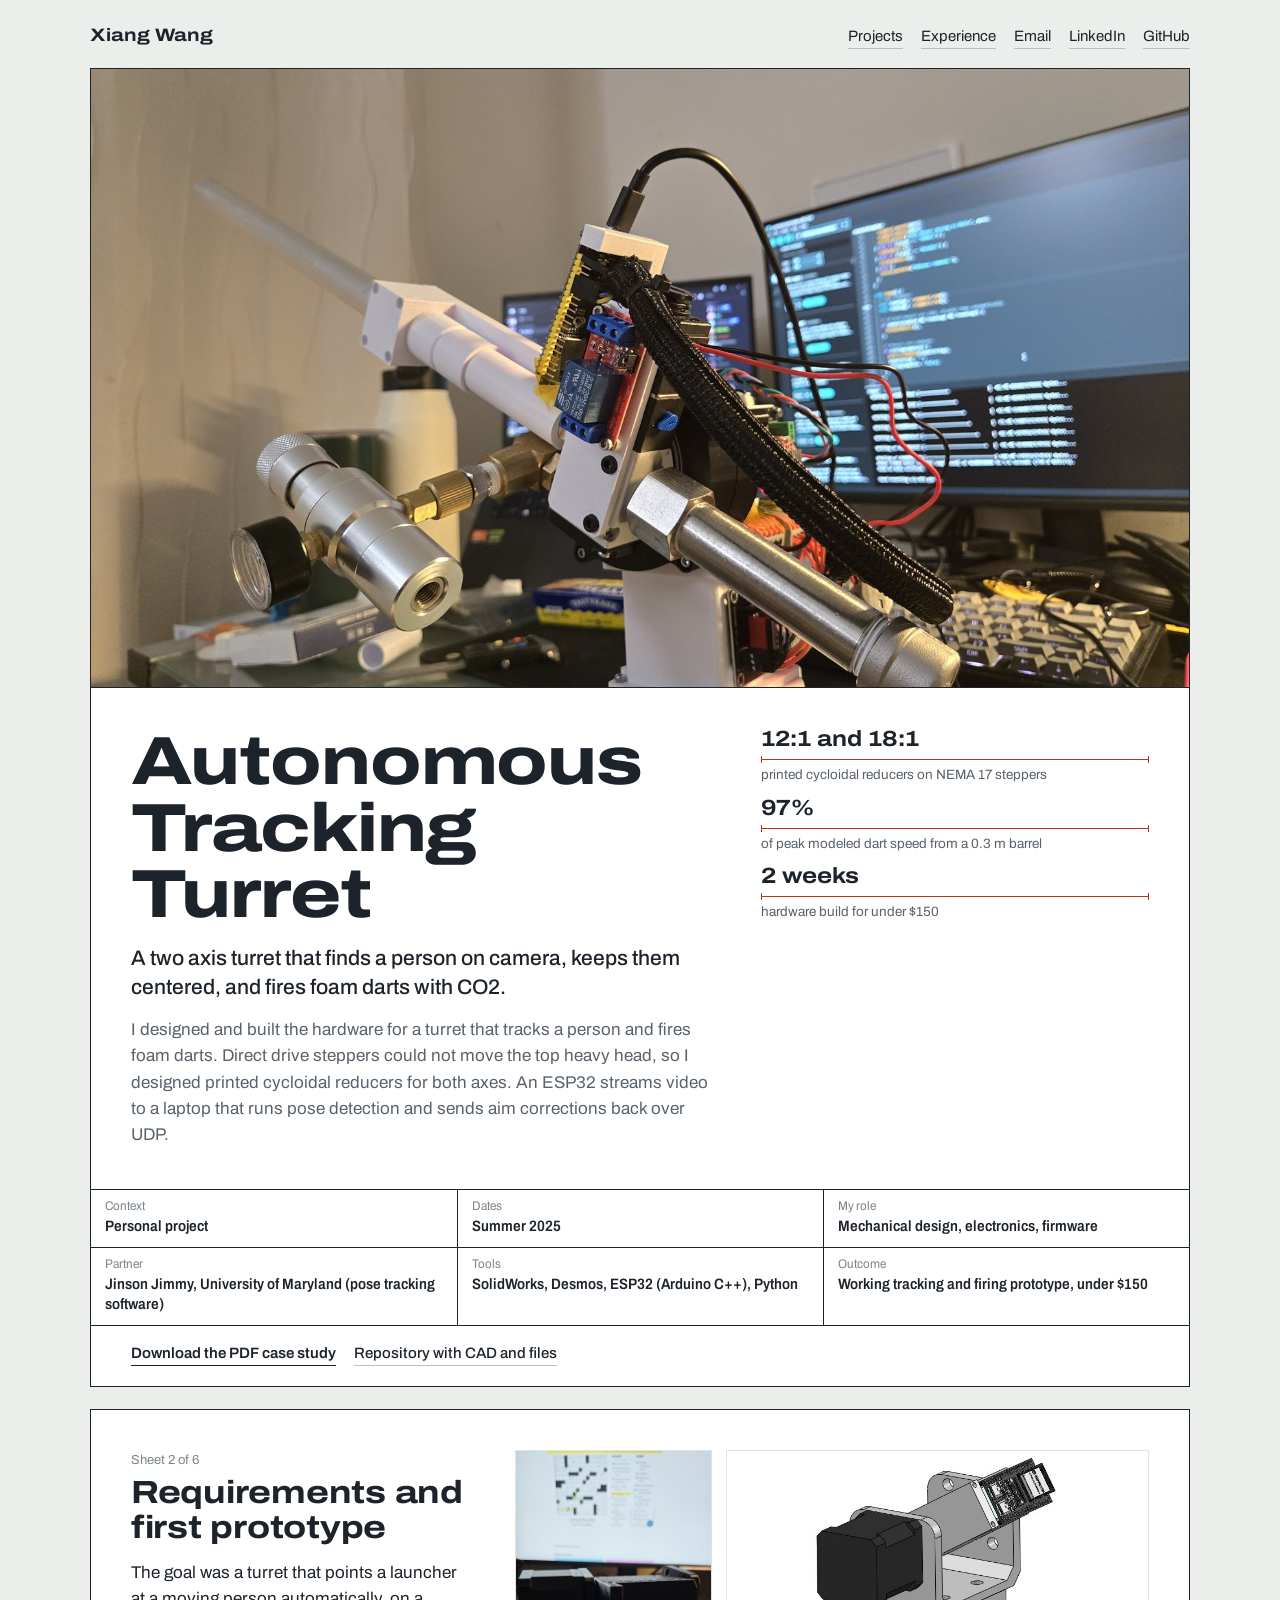
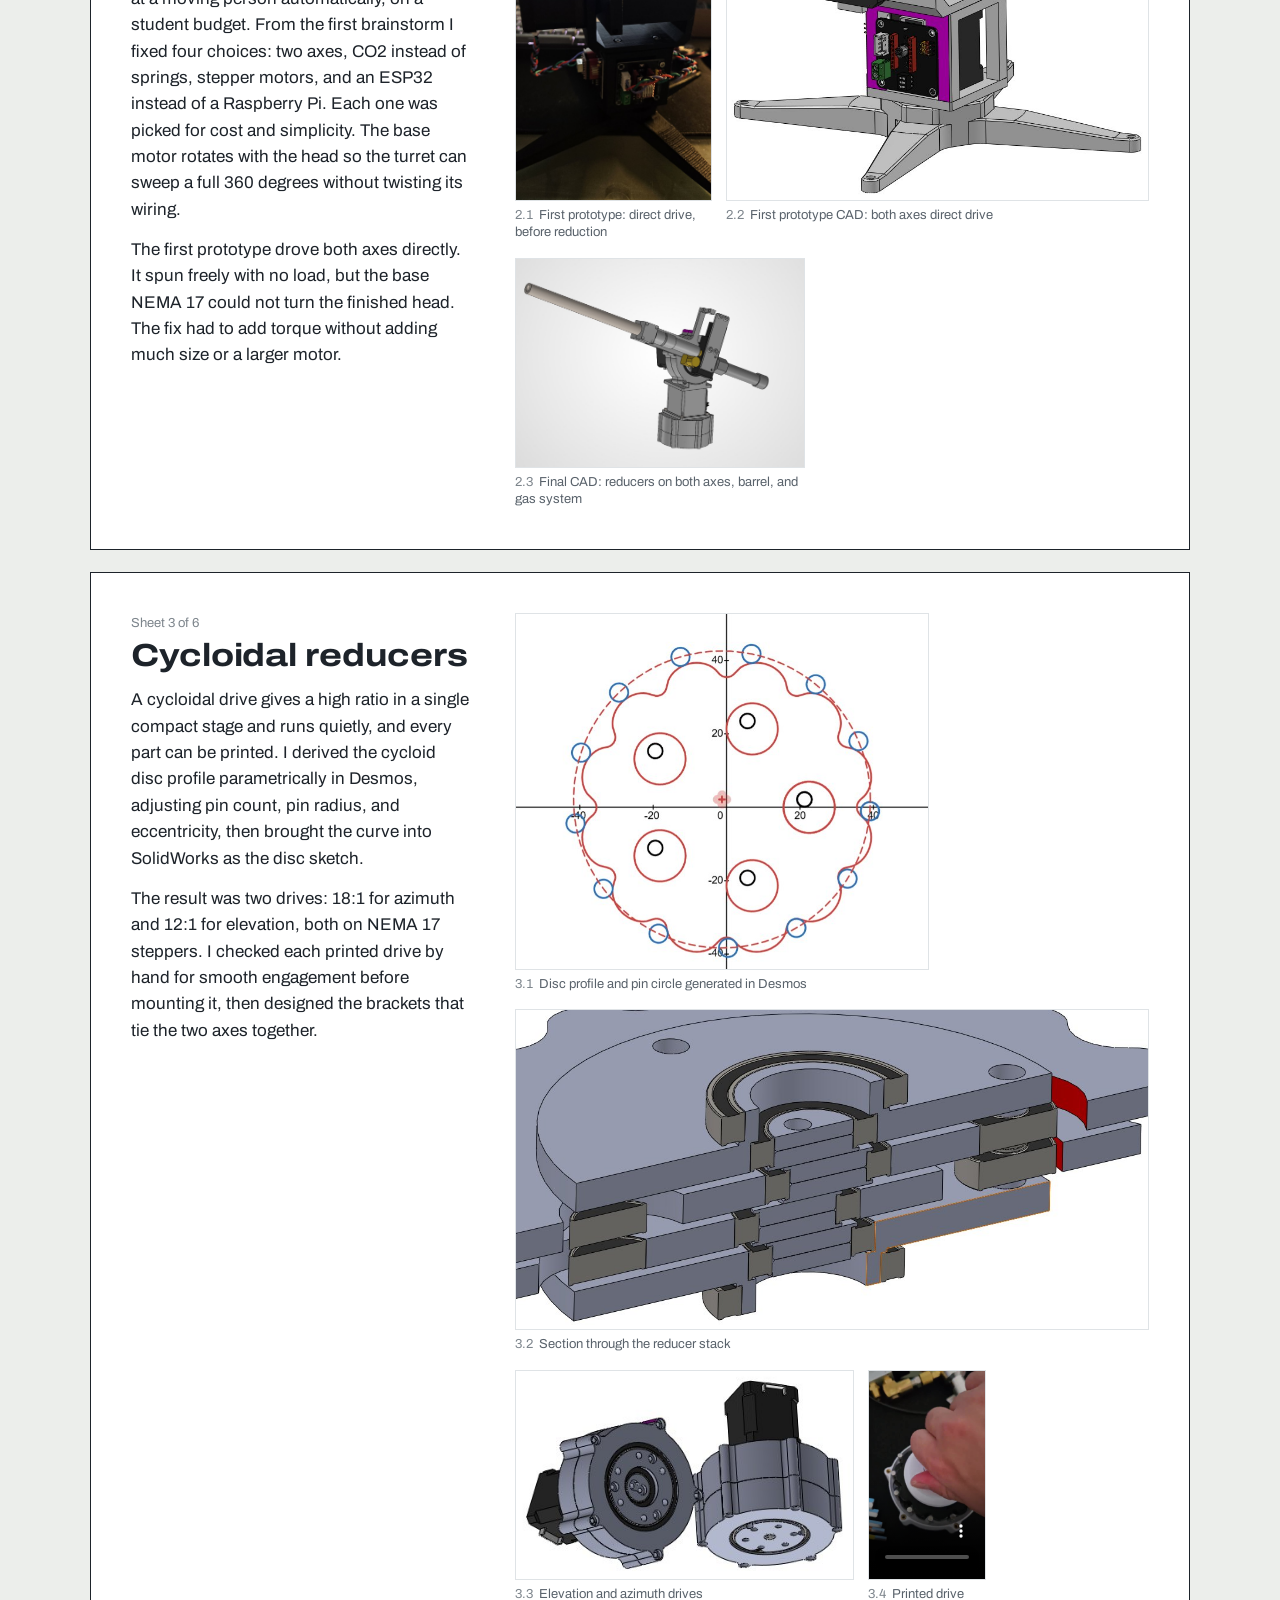
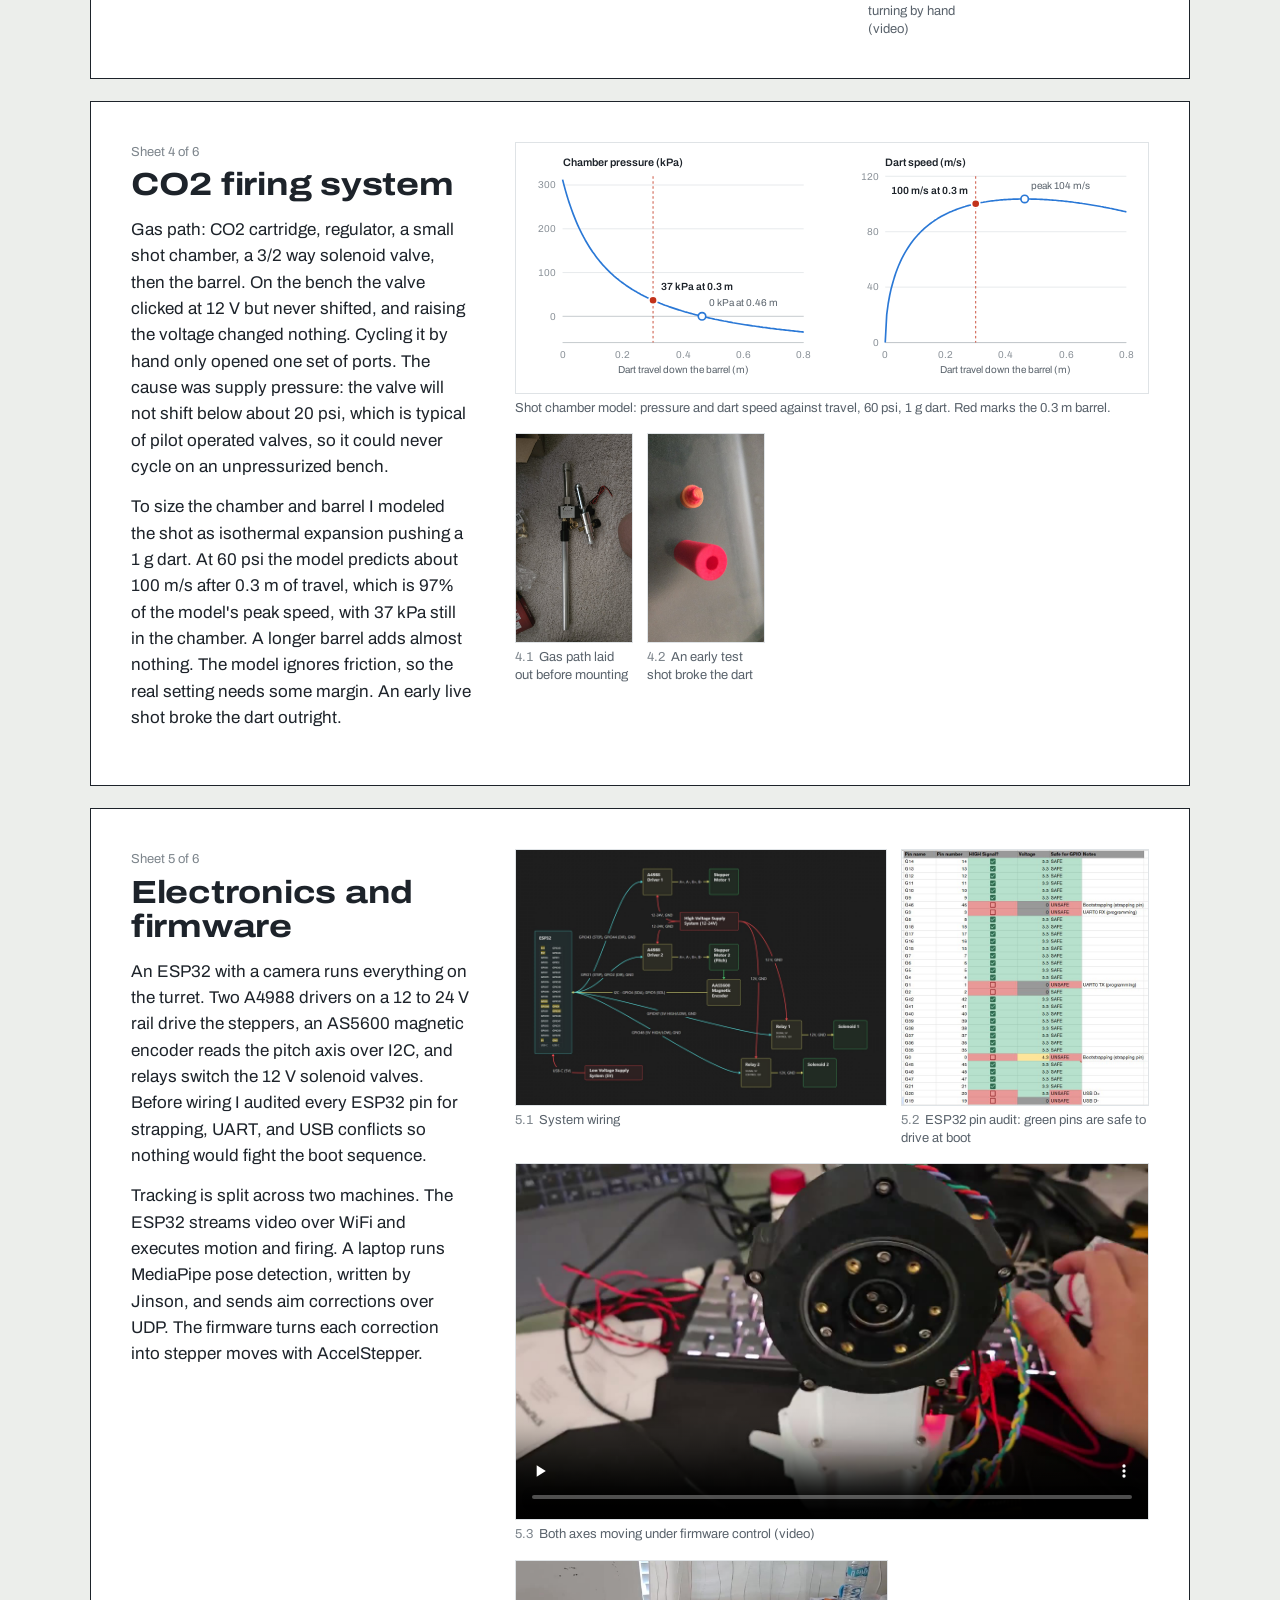
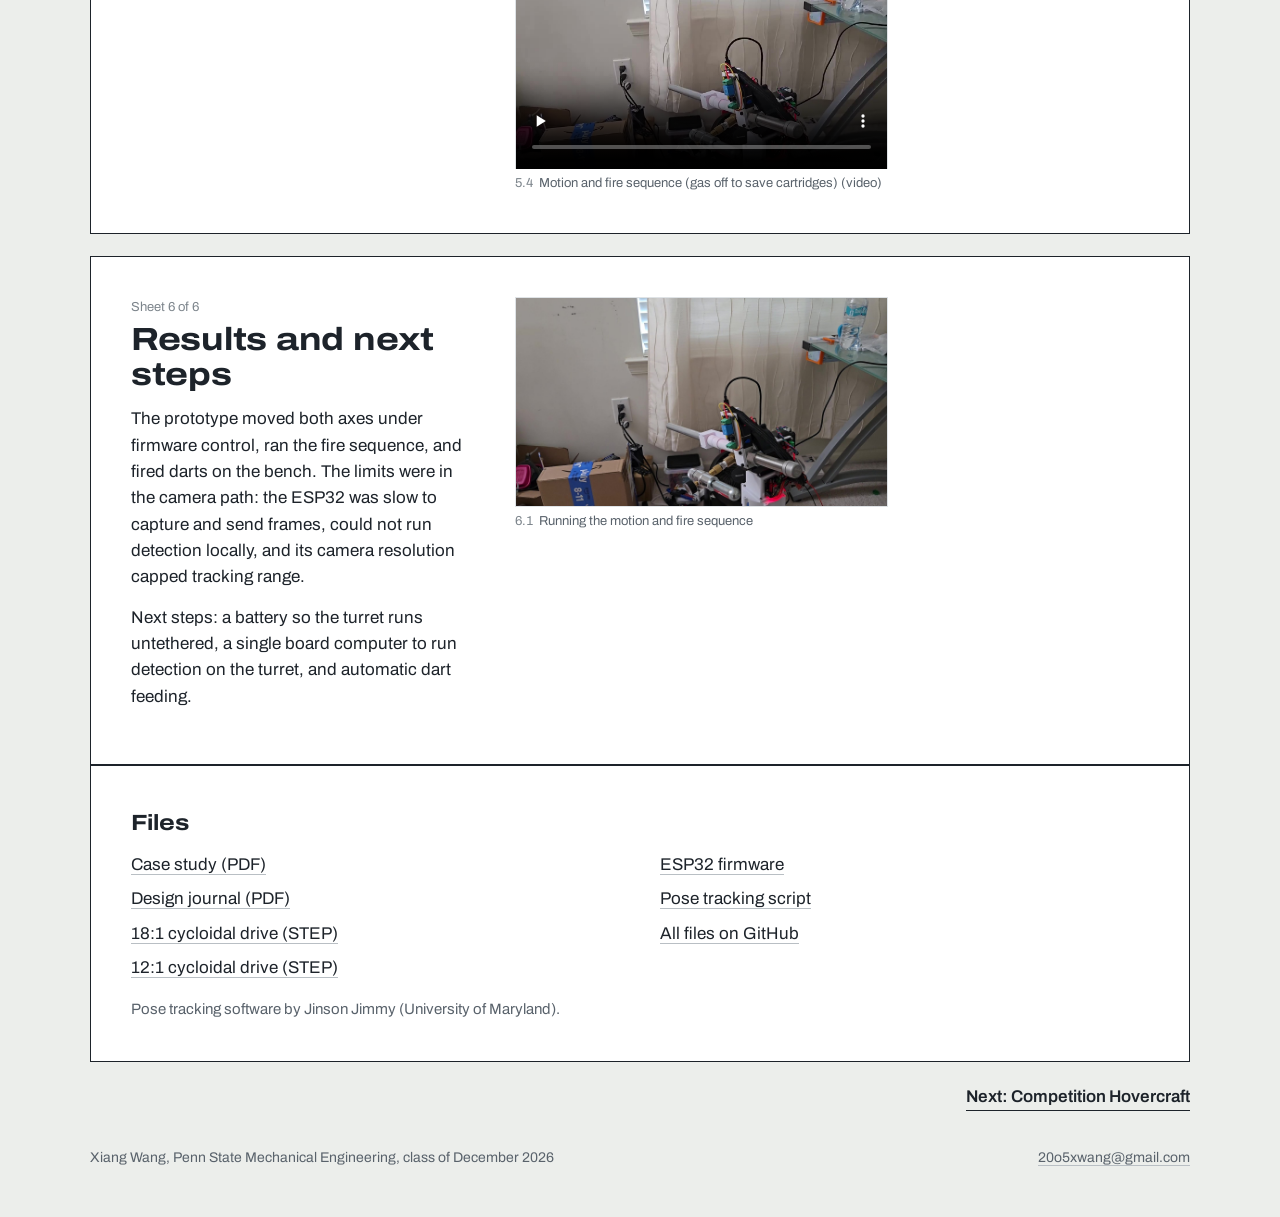
<file: projects/turret.html>
<!doctype html><html lang="en"><head><meta charset="utf-8">
<meta name="viewport" content="width=device-width,initial-scale=1">
<title>Autonomous Tracking Turret, Xiang Wang</title><meta name="description" content="A two axis turret that finds a person on camera, keeps them centered, and fires foam darts with CO2.">
<link rel="preload" href="../assets/fonts/archivo-latin-wdth-normal.woff2" as="font" type="font/woff2" crossorigin>
<link rel="stylesheet" href="../assets/css/site.css">
<meta property="og:title" content="Autonomous Tracking Turret, Xiang Wang"><meta property="og:description" content="A two axis turret that finds a person on camera, keeps them centered, and fires foam darts with CO2.">
<meta property="og:image" content="https://xiang-wang-us.github.io/assets/img/turret/hero_photo.jpg">
</head><body>
<div class="wrap">
<header class="bar"><a class="home" href="../index.html">Xiang Wang</a>
<nav aria-label="Primary"><a href="../index.html#projects">Projects</a><a href="../index.html#experience">Experience</a><a href="mailto:20o5xwang@gmail.com">Email</a><a href="https://linkedin.com/in/xiangwang102">LinkedIn</a><a href="https://github.com/xiang-wang-US">GitHub</a></nav></header>

<main>
<article>
<header class="sheet hero">
  <div class="pic"><img src="../assets/img/turret/hero_photo.jpg" alt="Assembled turret on a desk with its barrel, CO2 regulator, and ESP32 camera board" width="1600" height="901"></div>
  <div class="head">
    <div><h1>Autonomous Tracking Turret</h1><p class="short">A two axis turret that finds a person on camera, keeps them centered, and fires foam darts with CO2.</p><p class="summary">I designed and built the hardware for a turret that tracks a person and fires foam darts. Direct drive steppers could not move the top heavy head, so I designed printed cycloidal reducers for both axes. An ESP32 streams video to a laptop that runs pose detection and sends aim corrections back over UDP.</p></div>
    <div class="dims"><div class="dim"><div class="val">12:1 and 18:1</div><div class="line"></div><div class="lab">printed cycloidal reducers on NEMA 17 steppers</div></div><div class="dim"><div class="val">97%</div><div class="line"></div><div class="lab">of peak modeled dart speed from a 0.3 m barrel</div></div><div class="dim"><div class="val">2 weeks</div><div class="line"></div><div class="lab">hardware build for under $150</div></div></div>
  </div>
  <div class="tb"><div><div class="k">Context</div><div class="v">Personal project</div></div><div><div class="k">Dates</div><div class="v">Summer 2025</div></div><div><div class="k">My role</div><div class="v">Mechanical design, electronics, firmware</div></div><div><div class="k">Partner</div><div class="v">Jinson Jimmy, University of Maryland (pose tracking software)</div></div><div><div class="k">Tools</div><div class="v">SolidWorks, Desmos, ESP32 (Arduino C++), Python</div></div><div><div class="k">Outcome</div><div class="v">Working tracking and firing prototype, under $150</div></div></div>
  <div class="links"><a href="../assets/docs/Turret_Case_Study.pdf">Download the PDF case study</a><a class="sub" href="https://github.com/xiang-wang-US/Cycloidal_Turret">Repository with CAD and files</a></div>
</header>

<section class="sheet chap" aria-labelledby="s1">
  <div class="in">
    <div><p class="num">Sheet 2 of 6</p><h2 id="s1">Requirements and first prototype</h2><p>The goal was a turret that points a launcher at a moving person automatically, on a student budget. From the first brainstorm I fixed four choices: two axes, CO2 instead of springs, stepper motors, and an ESP32 instead of a Raspberry Pi. Each one was picked for cost and simplicity. The base motor rotates with the head so the turret can sweep a full 360 degrees without twisting its wiring.</p><p>The first prototype drove both axes directly. It spun freely with no load, but the base NEMA 17 could not turn the finished head. The fix had to add torque without adding much size or a larger motor.</p></div>
    <div class="figs">
      
      <figure style="--a:0.563">
        <a href="../assets/img/turret/first_prototype.jpg"><img src="../assets/img/turret/first_prototype.jpg" alt="First prototype: direct drive, before reduction" loading="lazy" width="901" height="1600"></a>
        <figcaption><span class="n">2.1</span>First prototype: direct drive, before reduction</figcaption></figure><figure style="--a:1.207">
        <a href="../assets/img/turret/cad_full.jpg"><img src="../assets/img/turret/cad_full.jpg" alt="First prototype CAD: both axes direct drive" loading="lazy" width="746" height="618"></a>
        <figcaption><span class="n">2.2</span>First prototype CAD: both axes direct drive</figcaption></figure><figure style="--a:1.382">
        <a href="../assets/img/turret/cad_render.jpg"><img src="../assets/img/turret/cad_render.jpg" alt="Final CAD: reducers on both axes, barrel, and gas system" loading="lazy" width="1300" height="941"></a>
        <figcaption><span class="n">2.3</span>Final CAD: reducers on both axes, barrel, and gas system</figcaption></figure>
    </div>
  </div>
</section>

<section class="sheet chap" aria-labelledby="s2">
  <div class="in">
    <div><p class="num">Sheet 3 of 6</p><h2 id="s2">Cycloidal reducers</h2><p>A cycloidal drive gives a high ratio in a single compact stage and runs quietly, and every part can be printed. I derived the cycloid disc profile parametrically in Desmos, adjusting pin count, pin radius, and eccentricity, then brought the curve into SolidWorks as the disc sketch.</p><p>The result was two drives: 18:1 for azimuth and 12:1 for elevation, both on NEMA 17 steppers. I checked each printed drive by hand for smooth engagement before mounting it, then designed the brackets that tie the two axes together.</p></div>
    <div class="figs">
      
      <figure style="--a:1.160">
        <a href="../assets/img/turret/cycloid_profile.jpg"><img src="../assets/img/turret/cycloid_profile.jpg" alt="Disc profile and pin circle generated in Desmos" loading="lazy" width="702" height="605"></a>
        <figcaption><span class="n">3.1</span>Disc profile and pin circle generated in Desmos</figcaption></figure><figure style="--a:1.977">
        <a href="../assets/img/turret/cycloid_section.jpg"><img src="../assets/img/turret/cycloid_section.jpg" alt="Section through the reducer stack" loading="lazy" width="1026" height="519"></a>
        <figcaption><span class="n">3.2</span>Section through the reducer stack</figcaption></figure><figure style="--a:1.616">
        <a href="../assets/img/turret/drives_pair.jpg"><img src="../assets/img/turret/drives_pair.jpg" alt="Elevation and azimuth drives" loading="lazy" width="404" height="250"></a>
        <figcaption><span class="n">3.3</span>Elevation and azimuth drives</figcaption></figure><figure style="--a:0.562">
        <video controls muted playsinline preload="none" poster="../assets/video/turret/turret_cycloid.jpg" width="720" height="1280" aria-label="Printed drive turning by hand"><source src="../assets/video/turret/turret_cycloid.mp4" type="video/mp4"></video>
        
        <figcaption><span class="n">3.4</span>Printed drive turning by hand (video)</figcaption></figure>
    </div>
  </div>
</section>

<section class="sheet chap" aria-labelledby="s3">
  <div class="in">
    <div><p class="num">Sheet 4 of 6</p><h2 id="s3">CO2 firing system</h2><p>Gas path: CO2 cartridge, regulator, a small shot chamber, a 3/2 way solenoid valve, then the barrel. On the bench the valve clicked at 12 V but never shifted, and raising the voltage changed nothing. Cycling it by hand only opened one set of ports. The cause was supply pressure: the valve will not shift below about 20 psi, which is typical of pilot operated valves, so it could never cycle on an unpressurized bench.</p><p>To size the chamber and barrel I modeled the shot as isothermal expansion pushing a 1 g dart. At 60 psi the model predicts about 100 m/s after 0.3 m of travel, which is 97% of the model's peak speed, with 37 kPa still in the chamber. A longer barrel adds almost nothing. The model ignores friction, so the real setting needs some margin. An early live shot broke the dart outright.</p></div>
    <div class="figs">
      <figure class="chart"><svg xmlns="http://www.w3.org/2000/svg" viewBox="0 0 760 300" role="img" aria-labelledby="t d" font-family="Archivo, 'Helvetica Neue', Arial, sans-serif" class="chart"><title id="t">Shot chamber model</title><desc id="d">Isothermal expansion model of the CO2 shot chamber at 60 psi with a 1 g dart. At 0.3 m of travel the model gives 37 kPa of chamber pressure and 100 m/s.</desc><rect width="760" height="300" fill="#ffffff"/><line x1="56" y1="208.4" x2="346" y2="208.4" stroke="#b9bfc4" stroke-width="1"/><text x="48" y="212.4" font-size="12" fill="#8a9198" text-anchor="end" style="font-variant-numeric:tabular-nums">0</text><line x1="56" y1="155.8" x2="346" y2="155.8" stroke="#e3e6e8" stroke-width="1"/><text x="48" y="159.8" font-size="12" fill="#8a9198" text-anchor="end" style="font-variant-numeric:tabular-nums">100</text><line x1="56" y1="103.2" x2="346" y2="103.2" stroke="#e3e6e8" stroke-width="1"/><text x="48" y="107.2" font-size="12" fill="#8a9198" text-anchor="end" style="font-variant-numeric:tabular-nums">200</text><line x1="56" y1="50.5" x2="346" y2="50.5" stroke="#e3e6e8" stroke-width="1"/><text x="48" y="54.5" font-size="12" fill="#8a9198" text-anchor="end" style="font-variant-numeric:tabular-nums">300</text><text x="56.0" y="258" font-size="12" fill="#8a9198" text-anchor="middle" style="font-variant-numeric:tabular-nums">0</text><text x="128.5" y="258" font-size="12" fill="#8a9198" text-anchor="middle" style="font-variant-numeric:tabular-nums">0.2</text><text x="201.0" y="258" font-size="12" fill="#8a9198" text-anchor="middle" style="font-variant-numeric:tabular-nums">0.4</text><text x="273.5" y="258" font-size="12" fill="#8a9198" text-anchor="middle" style="font-variant-numeric:tabular-nums">0.6</text><text x="346.0" y="258" font-size="12" fill="#8a9198" text-anchor="middle" style="font-variant-numeric:tabular-nums">0.8</text><line x1="56" y1="240" x2="346" y2="240" stroke="#b9bfc4" stroke-width="1"/><polyline points="56.0,44.0 57.8,51.0 59.6,57.6 61.4,63.8 63.2,69.6 65.1,75.1 66.9,80.3 68.7,85.2 70.5,89.8 72.3,94.2 74.1,98.4 75.9,102.4 77.8,106.2 79.6,109.8 81.4,113.3 83.2,116.6 85.0,119.7 86.8,122.7 88.6,125.6 90.4,128.4 92.2,131.1 94.1,133.6 95.9,136.1 97.7,138.5 99.5,140.8 101.3,143.0 103.1,145.1 104.9,147.1 106.8,149.1 108.6,151.0 110.4,152.9 112.2,154.6 114.0,156.4 115.8,158.0 117.6,159.7 119.4,161.2 121.2,162.8 123.1,164.2 124.9,165.7 126.7,167.1 128.5,168.4 130.3,169.7 132.1,171.0 133.9,172.2 135.8,173.5 137.6,174.6 139.4,175.8 141.2,176.9 143.0,178.0 144.8,179.0 146.6,180.1 148.4,181.1 150.2,182.1 152.1,183.0 153.9,184.0 155.7,184.9 157.5,185.8 159.3,186.6 161.1,187.5 162.9,188.3 164.8,189.1 166.6,189.9 168.4,190.7 170.2,191.5 172.0,192.2 173.8,193.0 175.6,193.7 177.4,194.4 179.2,195.1 181.1,195.7 182.9,196.4 184.7,197.1 186.5,197.7 188.3,198.3 190.1,198.9 191.9,199.5 193.8,200.1 195.6,200.7 197.4,201.2 199.2,201.8 201.0,202.3 202.8,202.9 204.6,203.4 206.4,203.9 208.2,204.4 210.1,204.9 211.9,205.4 213.7,205.9 215.5,206.4 217.3,206.8 219.1,207.3 220.9,207.7 222.8,208.2 224.6,208.6 226.4,209.1 228.2,209.5 230.0,209.9 231.8,210.3 233.6,210.7 235.4,211.1 237.2,211.5 239.1,211.9 240.9,212.2 242.7,212.6 244.5,213.0 246.3,213.3 248.1,213.7 249.9,214.1 251.8,214.4 253.6,214.7 255.4,215.1 257.2,215.4 259.0,215.7 260.8,216.1 262.6,216.4 264.4,216.7 266.2,217.0 268.1,217.3 269.9,217.6 271.7,217.9 273.5,218.2 275.3,218.5 277.1,218.8 278.9,219.0 280.8,219.3 282.6,219.6 284.4,219.9 286.2,220.1 288.0,220.4 289.8,220.7 291.6,220.9 293.4,221.2 295.2,221.4 297.1,221.7 298.9,221.9 300.7,222.1 302.5,222.4 304.3,222.6 306.1,222.9 307.9,223.1 309.8,223.3 311.6,223.5 313.4,223.8 315.2,224.0 317.0,224.2 318.8,224.4 320.6,224.6 322.4,224.8 324.2,225.0 326.1,225.2 327.9,225.4 329.7,225.6 331.5,225.8 333.3,226.0 335.1,226.2 336.9,226.4 338.8,226.6 340.6,226.8 342.4,227.0 344.2,227.2 346.0,227.4" fill="none" stroke="#2a78d6" stroke-width="2" stroke-linejoin="round"/><line x1="164.8" y1="40" x2="164.8" y2="240" stroke="#c2321a" stroke-width="1" stroke-dasharray="3 3"/><g><title>Chamber pressure at 0.3 m: 36.6 kPa</title><circle cx="164.8" cy="189.1" r="5" fill="#c2321a" stroke="#fff" stroke-width="2"/></g><text x="173.8" y="177.1" font-size="12.5" fill="#1d232a" font-weight="600" text-anchor="start" style="paint-order:stroke;stroke:#fff;stroke-width:4px;stroke-linejoin:round">37 kPa at 0.3 m</text><g><title>0 kPa at 0.46 m</title><circle cx="223.7" cy="208.4" r="4.5" fill="#fff" stroke="#2a78d6" stroke-width="2"/></g><text x="231.7" y="196.4" font-size="12" fill="#59626b" style="paint-order:stroke;stroke:#fff;stroke-width:4px;stroke-linejoin:round">0 kPa at 0.46 m</text><text x="56" y="28" font-size="13" fill="#1d232a" font-weight="600">Chamber pressure (kPa)</text><text x="201" y="276" font-size="12" fill="#59626b" text-anchor="middle">Dart travel down the barrel (m)</text><line x1="444" y1="240.0" x2="734" y2="240.0" stroke="#e3e6e8" stroke-width="1"/><text x="436" y="244.0" font-size="12" fill="#8a9198" text-anchor="end" style="font-variant-numeric:tabular-nums">0</text><line x1="444" y1="173.3" x2="734" y2="173.3" stroke="#e3e6e8" stroke-width="1"/><text x="436" y="177.3" font-size="12" fill="#8a9198" text-anchor="end" style="font-variant-numeric:tabular-nums">40</text><line x1="444" y1="106.7" x2="734" y2="106.7" stroke="#e3e6e8" stroke-width="1"/><text x="436" y="110.7" font-size="12" fill="#8a9198" text-anchor="end" style="font-variant-numeric:tabular-nums">80</text><line x1="444" y1="40.0" x2="734" y2="40.0" stroke="#e3e6e8" stroke-width="1"/><text x="436" y="44.0" font-size="12" fill="#8a9198" text-anchor="end" style="font-variant-numeric:tabular-nums">120</text><text x="444.0" y="258" font-size="12" fill="#8a9198" text-anchor="middle" style="font-variant-numeric:tabular-nums">0</text><text x="516.5" y="258" font-size="12" fill="#8a9198" text-anchor="middle" style="font-variant-numeric:tabular-nums">0.2</text><text x="589.0" y="258" font-size="12" fill="#8a9198" text-anchor="middle" style="font-variant-numeric:tabular-nums">0.4</text><text x="661.5" y="258" font-size="12" fill="#8a9198" text-anchor="middle" style="font-variant-numeric:tabular-nums">0.6</text><text x="734.0" y="258" font-size="12" fill="#8a9198" text-anchor="middle" style="font-variant-numeric:tabular-nums">0.8</text><line x1="444" y1="240" x2="734" y2="240" stroke="#b9bfc4" stroke-width="1"/><polyline points="444.0,240.0 445.8,206.4 447.6,193.0 449.4,183.1 451.2,174.9 453.1,168.0 454.9,161.9 456.7,156.4 458.5,151.5 460.3,147.0 462.1,142.9 463.9,139.1 465.8,135.5 467.6,132.2 469.4,129.1 471.2,126.2 473.0,123.5 474.8,120.9 476.6,118.4 478.4,116.1 480.2,113.9 482.1,111.8 483.9,109.8 485.7,107.9 487.5,106.1 489.3,104.4 491.1,102.7 492.9,101.1 494.8,99.6 496.6,98.2 498.4,96.8 500.2,95.4 502.0,94.2 503.8,92.9 505.6,91.8 507.4,90.6 509.2,89.6 511.1,88.5 512.9,87.5 514.7,86.5 516.5,85.6 518.3,84.7 520.1,83.9 521.9,83.0 523.8,82.3 525.6,81.5 527.4,80.8 529.2,80.1 531.0,79.4 532.8,78.7 534.6,78.1 536.4,77.5 538.2,76.9 540.1,76.4 541.9,75.8 543.7,75.3 545.5,74.8 547.3,74.4 549.1,73.9 550.9,73.5 552.8,73.1 554.6,72.7 556.4,72.3 558.2,71.9 560.0,71.6 561.8,71.3 563.6,70.9 565.4,70.7 567.2,70.4 569.1,70.1 570.9,69.8 572.7,69.6 574.5,69.4 576.3,69.2 578.1,69.0 579.9,68.8 581.8,68.6 583.6,68.4 585.4,68.3 587.2,68.1 589.0,68.0 590.8,67.9 592.6,67.8 594.4,67.7 596.2,67.6 598.1,67.5 599.9,67.5 601.7,67.4 603.5,67.4 605.3,67.3 607.1,67.3 608.9,67.3 610.8,67.3 612.6,67.3 614.4,67.3 616.2,67.3 618.0,67.3 619.8,67.4 621.6,67.4 623.4,67.4 625.2,67.5 627.1,67.6 628.9,67.6 630.7,67.7 632.5,67.8 634.3,67.9 636.1,68.0 637.9,68.1 639.8,68.2 641.6,68.4 643.4,68.5 645.2,68.6 647.0,68.8 648.8,68.9 650.6,69.1 652.4,69.3 654.2,69.4 656.1,69.6 657.9,69.8 659.7,70.0 661.5,70.2 663.3,70.4 665.1,70.6 666.9,70.8 668.8,71.0 670.6,71.3 672.4,71.5 674.2,71.8 676.0,72.0 677.8,72.3 679.6,72.5 681.4,72.8 683.2,73.0 685.1,73.3 686.9,73.6 688.7,73.9 690.5,74.2 692.3,74.5 694.1,74.8 695.9,75.1 697.8,75.4 699.6,75.7 701.4,76.0 703.2,76.4 705.0,76.7 706.8,77.1 708.6,77.4 710.4,77.8 712.2,78.1 714.1,78.5 715.9,78.8 717.7,79.2 719.5,79.6 721.3,80.0 723.1,80.4 724.9,80.8 726.8,81.2 728.6,81.6 730.4,82.0 732.2,82.4 734.0,82.8" fill="none" stroke="#2a78d6" stroke-width="2" stroke-linejoin="round"/><line x1="552.8" y1="40" x2="552.8" y2="240" stroke="#c2321a" stroke-width="1" stroke-dasharray="3 3"/><g><title>Dart speed at 0.3 m: 100.2 m/s</title><circle cx="552.8" cy="73.1" r="5" fill="#c2321a" stroke="#fff" stroke-width="2"/></g><text x="543.8" y="61.1" font-size="12.5" fill="#1d232a" font-weight="600" text-anchor="end" style="paint-order:stroke;stroke:#fff;stroke-width:4px;stroke-linejoin:round">100 m/s at 0.3 m</text><g><title>peak 104 m/s</title><circle cx="611.7" cy="67.3" r="4.5" fill="#fff" stroke="#2a78d6" stroke-width="2"/></g><text x="619.7" y="55.3" font-size="12" fill="#59626b" style="paint-order:stroke;stroke:#fff;stroke-width:4px;stroke-linejoin:round">peak 104 m/s</text><text x="444" y="28" font-size="13" fill="#1d232a" font-weight="600">Dart speed (m/s)</text><text x="589" y="276" font-size="12" fill="#59626b" text-anchor="middle">Dart travel down the barrel (m)</text></svg><figcaption>Shot chamber model: pressure and dart speed against travel, 60 psi, 1 g dart. Red marks the 0.3 m barrel.</figcaption></figure>
      <figure style="--a:0.563">
        <a href="../assets/img/turret/gas_system.jpg"><img src="../assets/img/turret/gas_system.jpg" alt="Gas path laid out before mounting" loading="lazy" width="901" height="1600"></a>
        <figcaption><span class="n">4.1</span>Gas path laid out before mounting</figcaption></figure><figure style="--a:0.563">
        <a href="../assets/img/turret/dart_damage.jpg"><img src="../assets/img/turret/dart_damage.jpg" alt="An early test shot broke the dart" loading="lazy" width="901" height="1600"></a>
        <figcaption><span class="n">4.2</span>An early test shot broke the dart</figcaption></figure>
    </div>
  </div>
</section>

<section class="sheet chap" aria-labelledby="s4">
  <div class="in">
    <div><p class="num">Sheet 5 of 6</p><h2 id="s4">Electronics and firmware</h2><p>An ESP32 with a camera runs everything on the turret. Two A4988 drivers on a 12 to 24 V rail drive the steppers, an AS5600 magnetic encoder reads the pitch axis over I2C, and relays switch the 12 V solenoid valves. Before wiring I audited every ESP32 pin for strapping, UART, and USB conflicts so nothing would fight the boot sequence.</p><p>Tracking is split across two machines. The ESP32 streams video over WiFi and executes motion and firing. A laptop runs MediaPipe pose detection, written by Jinson, and sends aim corrections over UDP. The firmware turns each correction into stepper moves with AccelStepper.</p></div>
    <div class="figs">
      
      <figure style="--a:1.449">
        <a href="../assets/img/turret/wiring_schematic.jpg"><img src="../assets/img/turret/wiring_schematic.jpg" alt="System wiring" loading="lazy" width="1600" height="1104"></a>
        <figcaption><span class="n">5.1</span>System wiring</figcaption></figure><figure style="--a:0.964">
        <a href="../assets/img/turret/esp32_pinmap.jpg"><img src="../assets/img/turret/esp32_pinmap.jpg" alt="ESP32 pin audit: green pins are safe to drive at boot" loading="lazy" width="644" height="668"></a>
        <figcaption><span class="n">5.2</span>ESP32 pin audit: green pins are safe to drive at boot</figcaption></figure><figure style="--a:1.778">
        <video controls muted playsinline preload="none" poster="../assets/video/turret/turret_motion.jpg" width="1280" height="720" aria-label="Both axes moving under firmware control"><source src="../assets/video/turret/turret_motion.mp4" type="video/mp4"></video>
        
        <figcaption><span class="n">5.3</span>Both axes moving under firmware control (video)</figcaption></figure><figure style="--a:1.778">
        <video controls muted playsinline preload="none" poster="../assets/video/turret/turret_fire.jpg" width="1280" height="720" aria-label="Motion and fire sequence (gas off to save cartridges)"><source src="../assets/video/turret/turret_fire.mp4" type="video/mp4"></video>
        
        <figcaption><span class="n">5.4</span>Motion and fire sequence (gas off to save cartridges) (video)</figcaption></figure>
    </div>
  </div>
</section>

<section class="sheet chap" aria-labelledby="s5">
  <div class="in">
    <div><p class="num">Sheet 6 of 6</p><h2 id="s5">Results and next steps</h2><p>The prototype moved both axes under firmware control, ran the fire sequence, and fired darts on the bench. The limits were in the camera path: the ESP32 was slow to capture and send frames, could not run detection locally, and its camera resolution capped tracking range.</p><p>Next steps: a battery so the turret runs untethered, a single board computer to run detection on the turret, and automatic dart feeding.</p></div>
    <div class="figs">
      
      <figure style="--a:1.778">
        <a href="../assets/img/turret/fire_sequence.jpg"><img src="../assets/img/turret/fire_sequence.jpg" alt="Running the motion and fire sequence" loading="lazy" width="1600" height="900"></a>
        <figcaption><span class="n">6.1</span>Running the motion and fire sequence</figcaption></figure>
    </div>
  </div>
</section>

<section class="sheet files" aria-labelledby="files-h"><h2 id="files-h">Files</h2>
<ul><li><a href="https://github.com/xiang-wang-US/Cycloidal_Turret/blob/main/docs/Turret_Case_Study.pdf">Case study (PDF)</a></li><li><a href="https://github.com/xiang-wang-US/Cycloidal_Turret/blob/main/docs/Turret_Design_Journal.pdf">Design journal (PDF)</a></li><li><a href="https://github.com/xiang-wang-US/Cycloidal_Turret/blob/main/Hardware/cycloidal_drive_18_1/18-1%20Cycloidal%20Drive%20Assembly.STEP">18:1 cycloidal drive (STEP)</a></li><li><a href="https://github.com/xiang-wang-US/Cycloidal_Turret/blob/main/Hardware/cycloidal_drive_12_1/12-1%20Cycloidal%20Drive%20Assembly.STEP">12:1 cycloidal drive (STEP)</a></li><li><a href="https://github.com/xiang-wang-US/Cycloidal_Turret/blob/main/src/camera-web-server">ESP32 firmware</a></li><li><a href="https://github.com/xiang-wang-US/Cycloidal_Turret/blob/main/src/python/main.py">Pose tracking script</a></li><li><a href="https://github.com/xiang-wang-US/Cycloidal_Turret">All files on GitHub</a></li></ul>
<p class="cred">Pose tracking software by Jinson Jimmy (University of Maryland).</p>
</section>
<nav class="pager" aria-label="More projects"><span></span><a href="hovercraft.html">Next: Competition Hovercraft</a></nav>
</article>
</main>
<footer><span>Xiang Wang, Penn State Mechanical Engineering, class of December 2026</span><span><a href="mailto:20o5xwang@gmail.com">20o5xwang@gmail.com</a></span></footer>
</div></body></html>
</file>
<file: assets/css/site.css>
@font-face{font-family:Archivo;src:url(../fonts/archivo-latin-wdth-normal.woff2) format('woff2');font-weight:100 900;font-stretch:62% 125%;font-display:swap}
@font-face{font-family:Archivo;font-style:italic;src:url(../fonts/archivo-latin-wdth-italic.woff2) format('woff2');font-weight:100 900;font-stretch:62% 125%;font-display:swap}
:root{
  --table:#eceeeb; --paper:#ffffff; --ink:#1d232a; --ink2:#59626b; --muted:#7d858c;
  --rule:#b9bfc4; --hair:#dfe3e6; --mark:#c2321a; --focus:#2a78d6;
  --gut:clamp(16px,4vw,40px); --maxw:1180px;
}
*{box-sizing:border-box}
html{-webkit-text-size-adjust:100%}
body{margin:0;background:var(--table);color:var(--ink);font-family:Archivo,"Helvetica Neue",Arial,sans-serif;
  font-size:17px;line-height:1.55;font-kerning:normal;text-rendering:optimizeLegibility}
img,video,svg{max-width:100%;display:block}
a{color:inherit}
a:focus-visible,button:focus-visible{outline:2px solid var(--focus);outline-offset:3px}
.wrap{max-width:var(--maxw);margin:0 auto;padding:0 var(--gut)}
.sheet{background:var(--paper);border:1.25px solid var(--ink)}
/* top bar */
.bar{display:flex;flex-wrap:wrap;justify-content:space-between;align-items:baseline;gap:8px 16px;padding:22px 0 18px}
.bar .home{font-weight:700;font-stretch:118%;text-decoration:none;font-size:18px}
.bar nav{display:flex;gap:8px 18px;flex-wrap:wrap;font-size:15px}
.bar nav a{text-decoration:none;border-bottom:1px solid var(--rule)}
.bar nav a:hover{border-color:var(--ink)}
/* intro sheet */
.intro{padding:clamp(24px,5vw,56px) clamp(20px,5vw,56px) 0}
.intro h1{font-size:clamp(44px,9vw,104px);line-height:.92;font-stretch:125%;font-weight:780;letter-spacing:-.02em;margin:0 0 22px}
.intro .lede{font-size:clamp(20px,2.4vw,26px);line-height:1.3;max-width:28ch;margin:0 0 16px;font-stretch:104%;font-weight:500}
.intro .about{max-width:62ch;color:var(--ink2);margin:0 0 28px}
.tb{display:grid;border-top:1.25px solid var(--ink)}
.tb>div{padding:9px 14px 11px;border-left:.75px solid var(--ink);min-width:0}
.tb>div:first-child{border-left:0}
.tb .k{font-size:12.5px;color:var(--muted);font-stretch:92%;line-height:1.2}
.tb .v{font-size:15px;font-weight:600;font-stretch:88%;line-height:1.3;margin-top:3px}
.intro .tb{grid-template-columns:repeat(5,1fr);margin:0 calc(-1*clamp(20px,5vw,56px))}
/* sections */
.sec-h{font-size:15px;font-weight:600;color:var(--ink2);margin:56px 0 14px;font-stretch:100%}
/* project rows on the index */
.proj{display:grid;grid-template-columns:minmax(0,1.45fr) minmax(0,1fr);margin-bottom:22px}
.proj .pic{display:flex;align-items:center;justify-content:center;border-right:1.25px solid var(--ink);background:#fff;min-height:320px;overflow:hidden}
.proj .pic img{width:100%;height:100%;object-fit:cover}
.proj .pic.contain img{object-fit:contain;max-height:440px;padding:18px}
.proj .txt{padding:26px 28px 0;display:flex;flex-direction:column}
.proj h3{font-size:clamp(26px,3vw,34px);line-height:1.02;font-stretch:120%;font-weight:750;letter-spacing:-.01em;margin:0 0 12px}
.proj h3 a{text-decoration:none}
.proj h3 a:hover{text-decoration:underline;text-decoration-thickness:2px;text-underline-offset:4px}
.proj .short{color:var(--ink2);margin:0 0 18px;font-size:16px}
.dims{display:flex;flex-direction:column;gap:12px;margin:0 0 22px}
.dim .val{font-size:22px;font-weight:700;font-stretch:115%;line-height:1.05}
.dim .line{height:7px;border-left:1px solid var(--mark);border-right:1px solid var(--mark);position:relative;margin:5px 0 3px}
.dim .line:after{content:"";position:absolute;left:0;right:0;top:3px;border-top:1px solid var(--mark)}
.dim .lab{font-size:13.5px;color:var(--ink2);line-height:1.35}
.links{display:flex;gap:18px;flex-wrap:wrap;margin:auto 0 18px;padding-top:6px;font-size:15px;font-weight:600}
.links a{text-decoration:none;border-bottom:1.5px solid var(--ink)}
.links a.sub{font-weight:500;border-bottom:1px solid var(--rule)}
.proj .tb{grid-column:1/-1;grid-template-columns:1.1fr 1fr 1.6fr}
/* experience and skills */
.two{display:grid;grid-template-columns:1fr 1fr;gap:22px}
.box{padding:24px 26px}
.box h2{font-size:22px;font-stretch:118%;font-weight:720;margin:0 0 14px}
.job{margin:0 0 18px}
.job .t{font-weight:650}
.job .w{font-size:14px;color:var(--muted)}
.job p{margin:4px 0 0;color:var(--ink2);font-size:15.5px}
dl.sk{margin:0}
dl.sk dt{font-weight:650;margin-top:12px}
dl.sk dd{margin:2px 0 0;color:var(--ink2);font-size:15.5px}
footer{padding:36px 0 48px;color:var(--ink2);font-size:14px;display:flex;gap:18px;flex-wrap:wrap;justify-content:space-between}
footer a{text-decoration:none;border-bottom:1px solid var(--rule)}
/* project page */
.hero .pic{background:#fff;display:flex;justify-content:center;border-bottom:1.25px solid var(--ink)}
.hero .pic img{max-height:min(72vh,720px);width:auto;height:auto;object-fit:contain}
.hero .head{display:grid;grid-template-columns:minmax(0,1.5fr) minmax(0,1fr);gap:clamp(20px,4vw,48px);padding:clamp(22px,4vw,40px)}
.hero h1{font-size:clamp(36px,6vw,68px);line-height:.98;font-stretch:122%;font-weight:780;letter-spacing:-.018em;margin:0 0 16px}
.hero .short{font-size:clamp(18px,2vw,21px);line-height:1.4;margin:0 0 14px;font-weight:500}
.hero .summary{color:var(--ink2);margin:0;max-width:62ch}
.hero .tb{grid-template-columns:repeat(3,1fr)}
.hero .tb>div:nth-child(n+4){border-top:.75px solid var(--ink)}
.hero .tb>div:nth-child(4){border-left:0}
.hero .links{margin:0;padding:16px clamp(22px,4vw,40px) 20px;border-top:1.25px solid var(--ink)}
.chap{margin-top:22px}
.chap .in{display:grid;grid-template-columns:minmax(0,34ch) minmax(0,1fr);gap:clamp(20px,4vw,44px);padding:clamp(22px,4vw,40px)}
.chap .num{font-size:13px;color:var(--muted);margin:0 0 6px;font-variant-numeric:tabular-nums}
.chap h2{font-size:clamp(24px,2.8vw,32px);line-height:1.08;font-stretch:118%;font-weight:730;margin:0 0 14px;letter-spacing:-.008em}
.chap p{margin:0 0 14px;max-width:62ch}
.figs{display:flex;flex-wrap:wrap;gap:16px 14px;align-content:flex-start;--rowh:210px}
.figs::after{content:"";flex-grow:999999}
.figs figure{margin:0;flex-grow:var(--a);flex-basis:calc(var(--a)*var(--rowh));max-width:min(100%,calc(var(--a)*var(--rowh)*1.7));min-width:0}
.figs img,.figs video{width:100%;height:auto;aspect-ratio:var(--a);object-fit:cover;border:.75px solid var(--hair);background:#f6f7f6}
.figs figcaption{font-size:13px;color:var(--ink2);margin-top:6px;line-height:1.35}
.figs figcaption .n{color:var(--muted);margin-right:6px;font-variant-numeric:tabular-nums}
.figs .chart{flex:1 1 100%}
.chart svg{width:100%;height:auto;border:.75px solid var(--hair)}
.files{padding:clamp(22px,4vw,40px)}
.files h2{font-size:22px;font-stretch:118%;font-weight:720;margin:0 0 12px}
.files ul{list-style:none;padding:0;margin:0;columns:2;column-gap:40px}
.files li{margin:0 0 8px;break-inside:avoid}
.files a{text-decoration:none;border-bottom:1px solid var(--rule)}
.files a:hover{border-color:var(--ink)}
.files .cred{color:var(--ink2);font-size:15px;margin:16px 0 0}
.pager{display:flex;justify-content:space-between;gap:16px;margin:22px 0 0;font-weight:600}
.pager a{text-decoration:none;border-bottom:1.5px solid var(--ink)}
@media (max-width:900px){
  .proj{grid-template-columns:1fr}
  .proj .pic{border-right:0;border-bottom:1.25px solid var(--ink);min-height:0}
  .proj .pic img{height:auto;max-height:380px;width:100%}
  .intro .tb{grid-template-columns:1fr 1fr}
  .intro .tb>div:nth-child(n+3){border-top:.75px solid var(--ink)}
  .intro .tb>div:nth-child(odd){border-left:0}
  .intro .tb>div:last-child{grid-column:1/-1}
  .two{grid-template-columns:1fr}
  .hero .head{grid-template-columns:1fr}
  .chap .in{grid-template-columns:1fr}
  .files ul{columns:1}
}
@media (max-width:560px){
  body{font-size:16px}
  .proj .tb,.hero .tb{grid-template-columns:1fr}
  .proj .tb>div,.hero .tb>div{border-left:0;border-top:.75px solid var(--ink)}
  .proj .tb>div:first-child,.hero .tb>div:first-child{border-top:0}
  .proj .txt{padding:20px 18px 0}
  .figs{--rowh:150px}
}
@media (prefers-reduced-motion:reduce){*{scroll-behavior:auto!important}}
</file>
